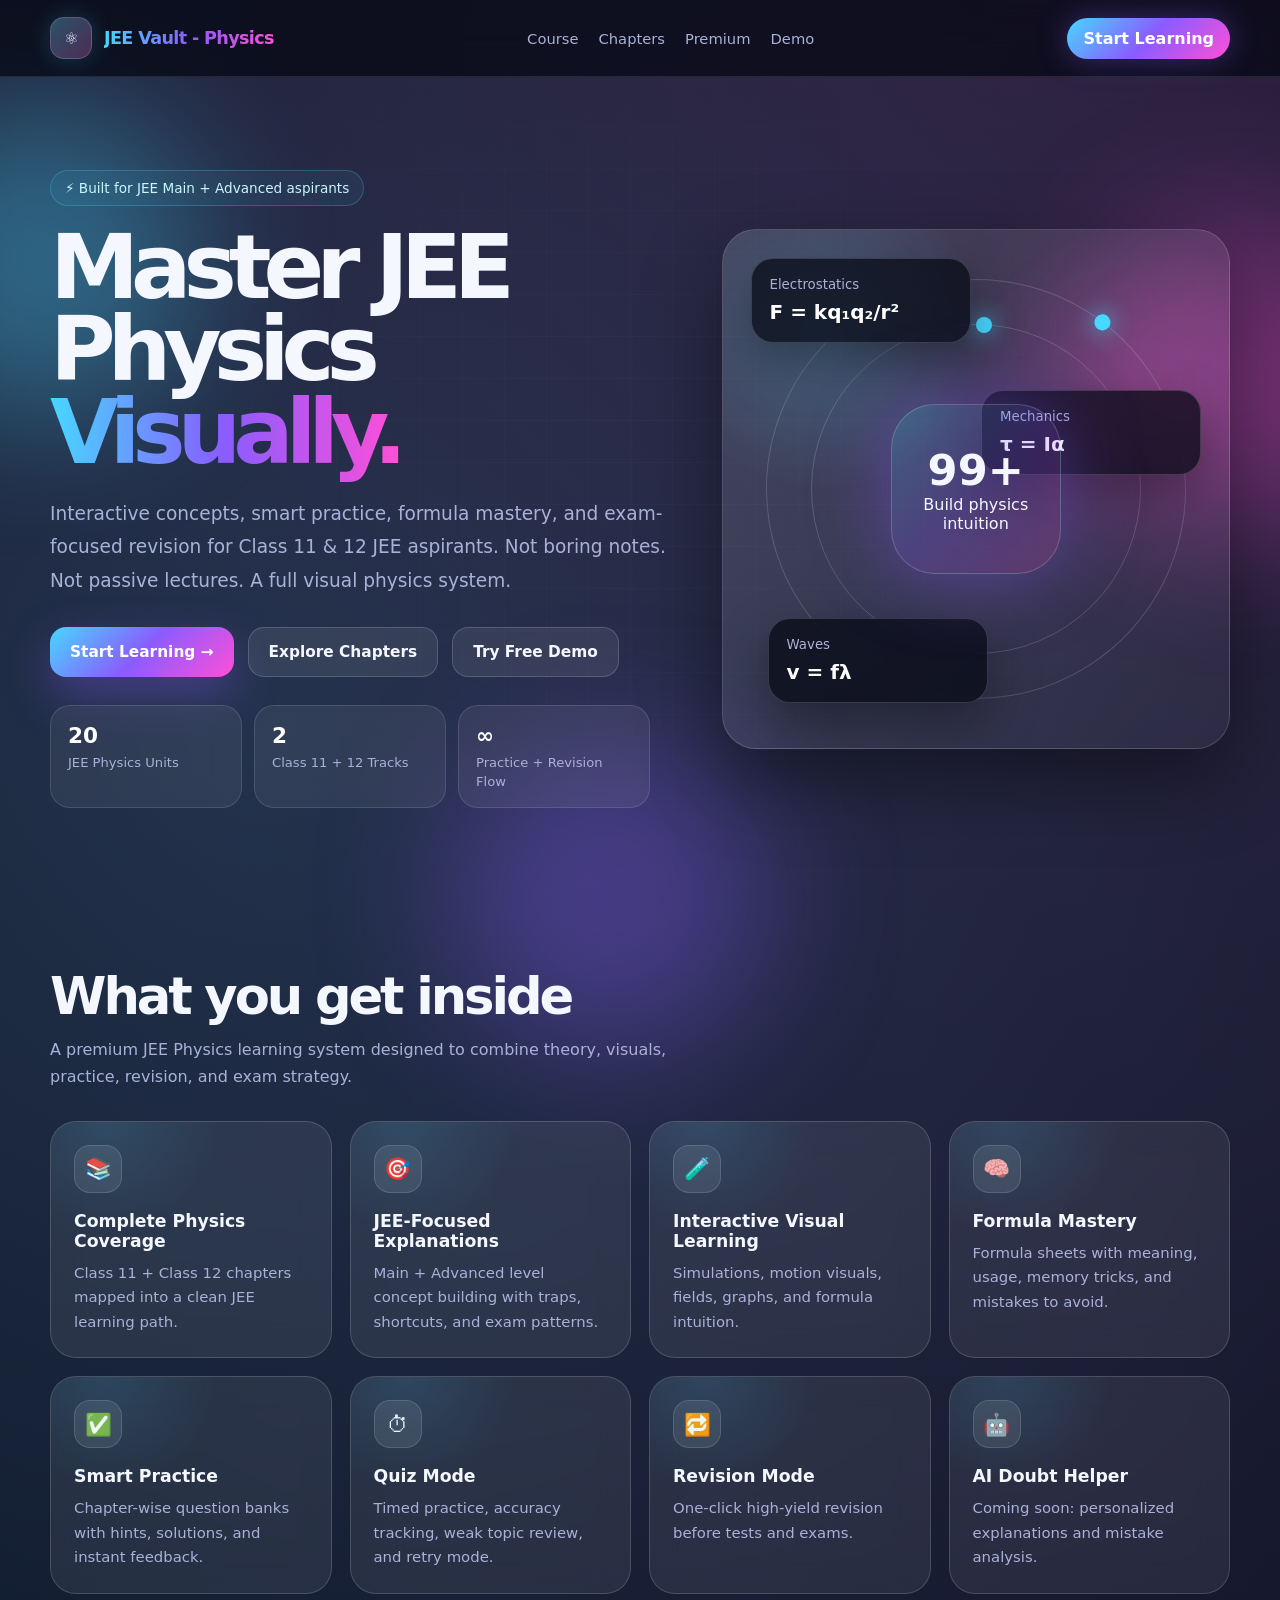
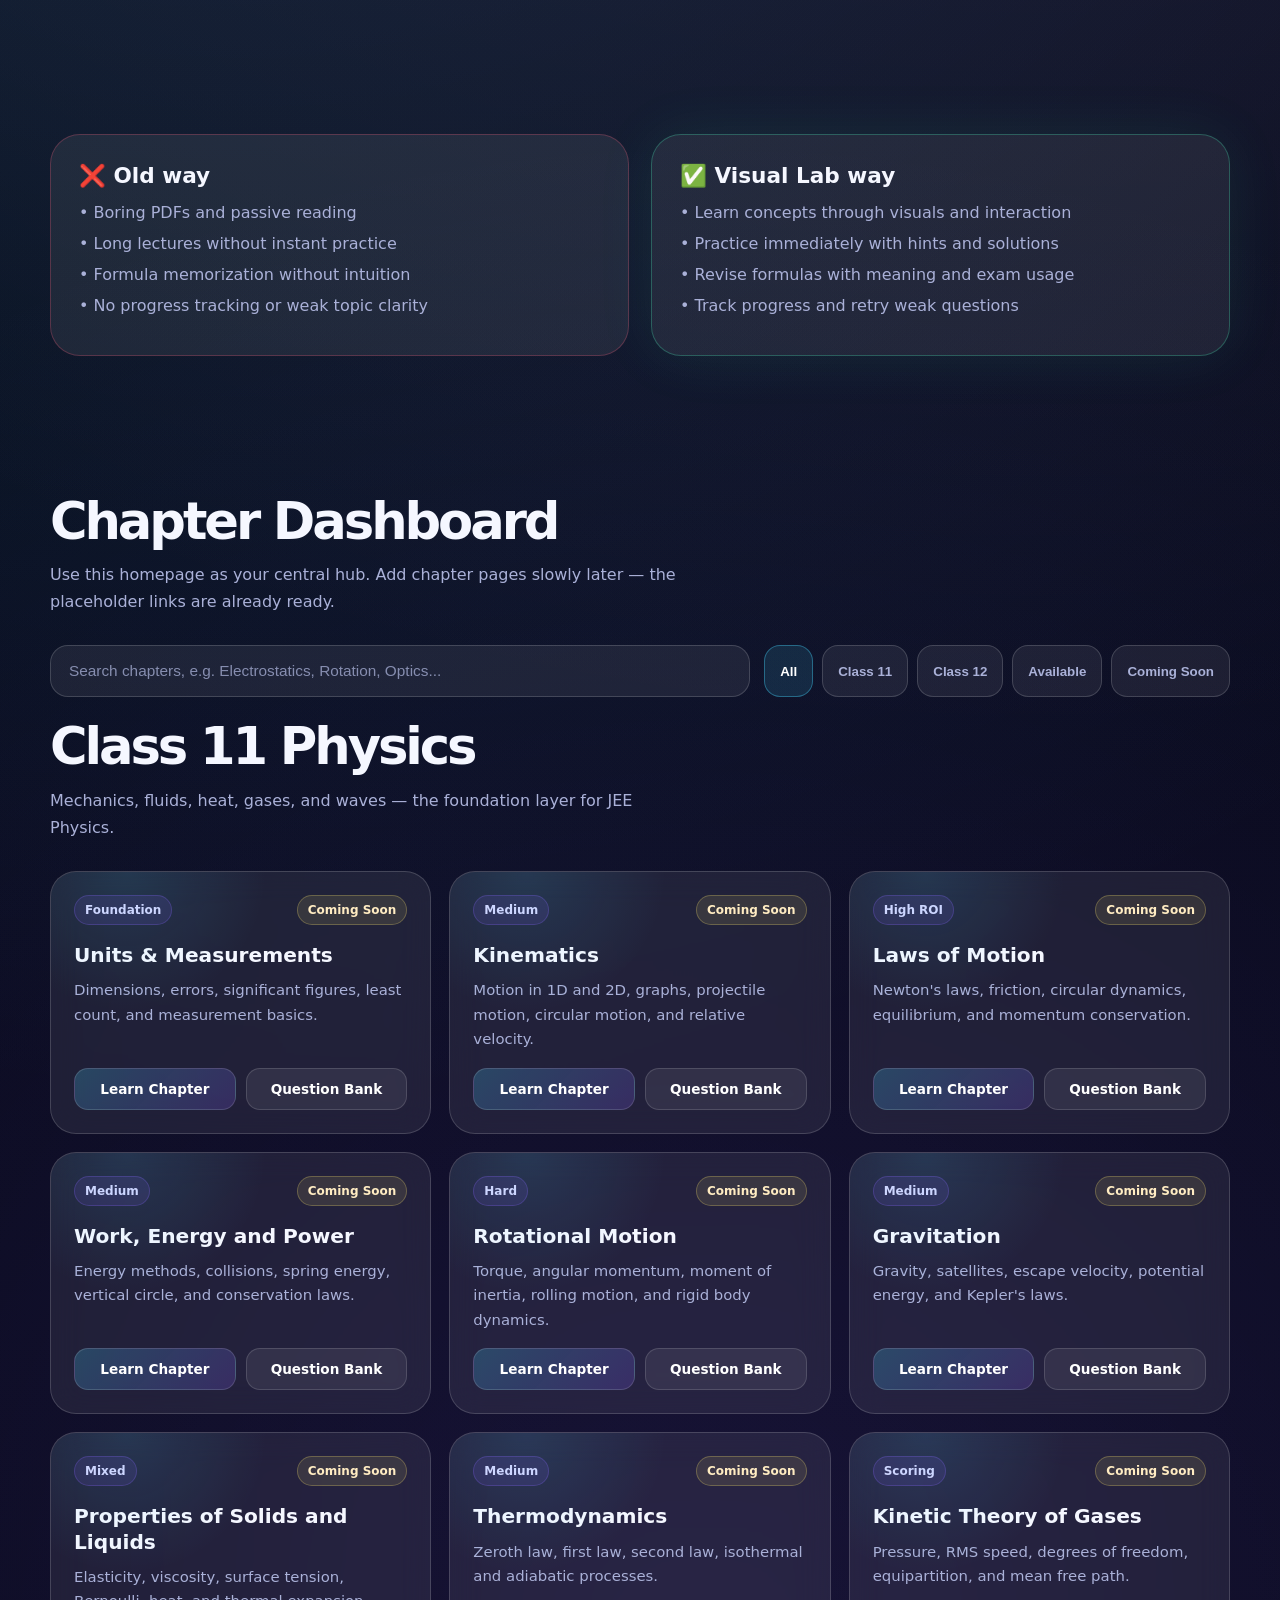
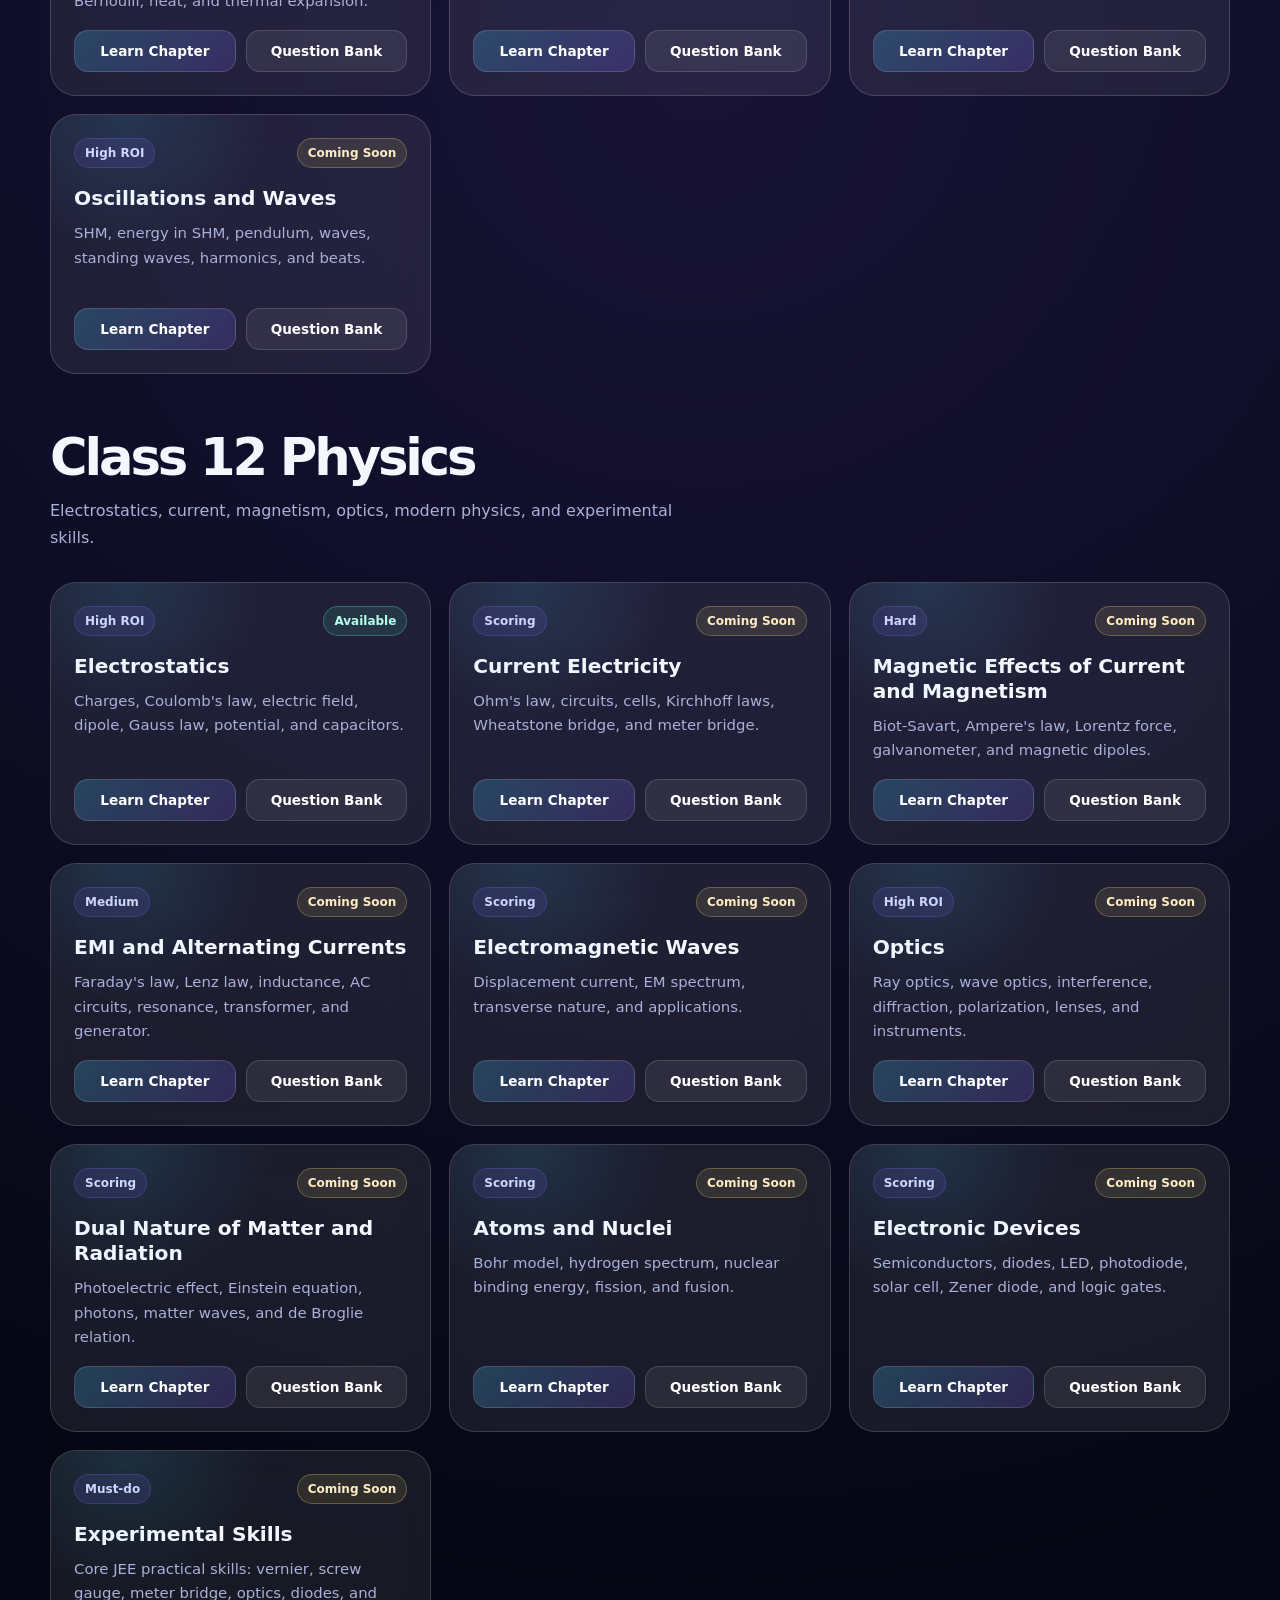
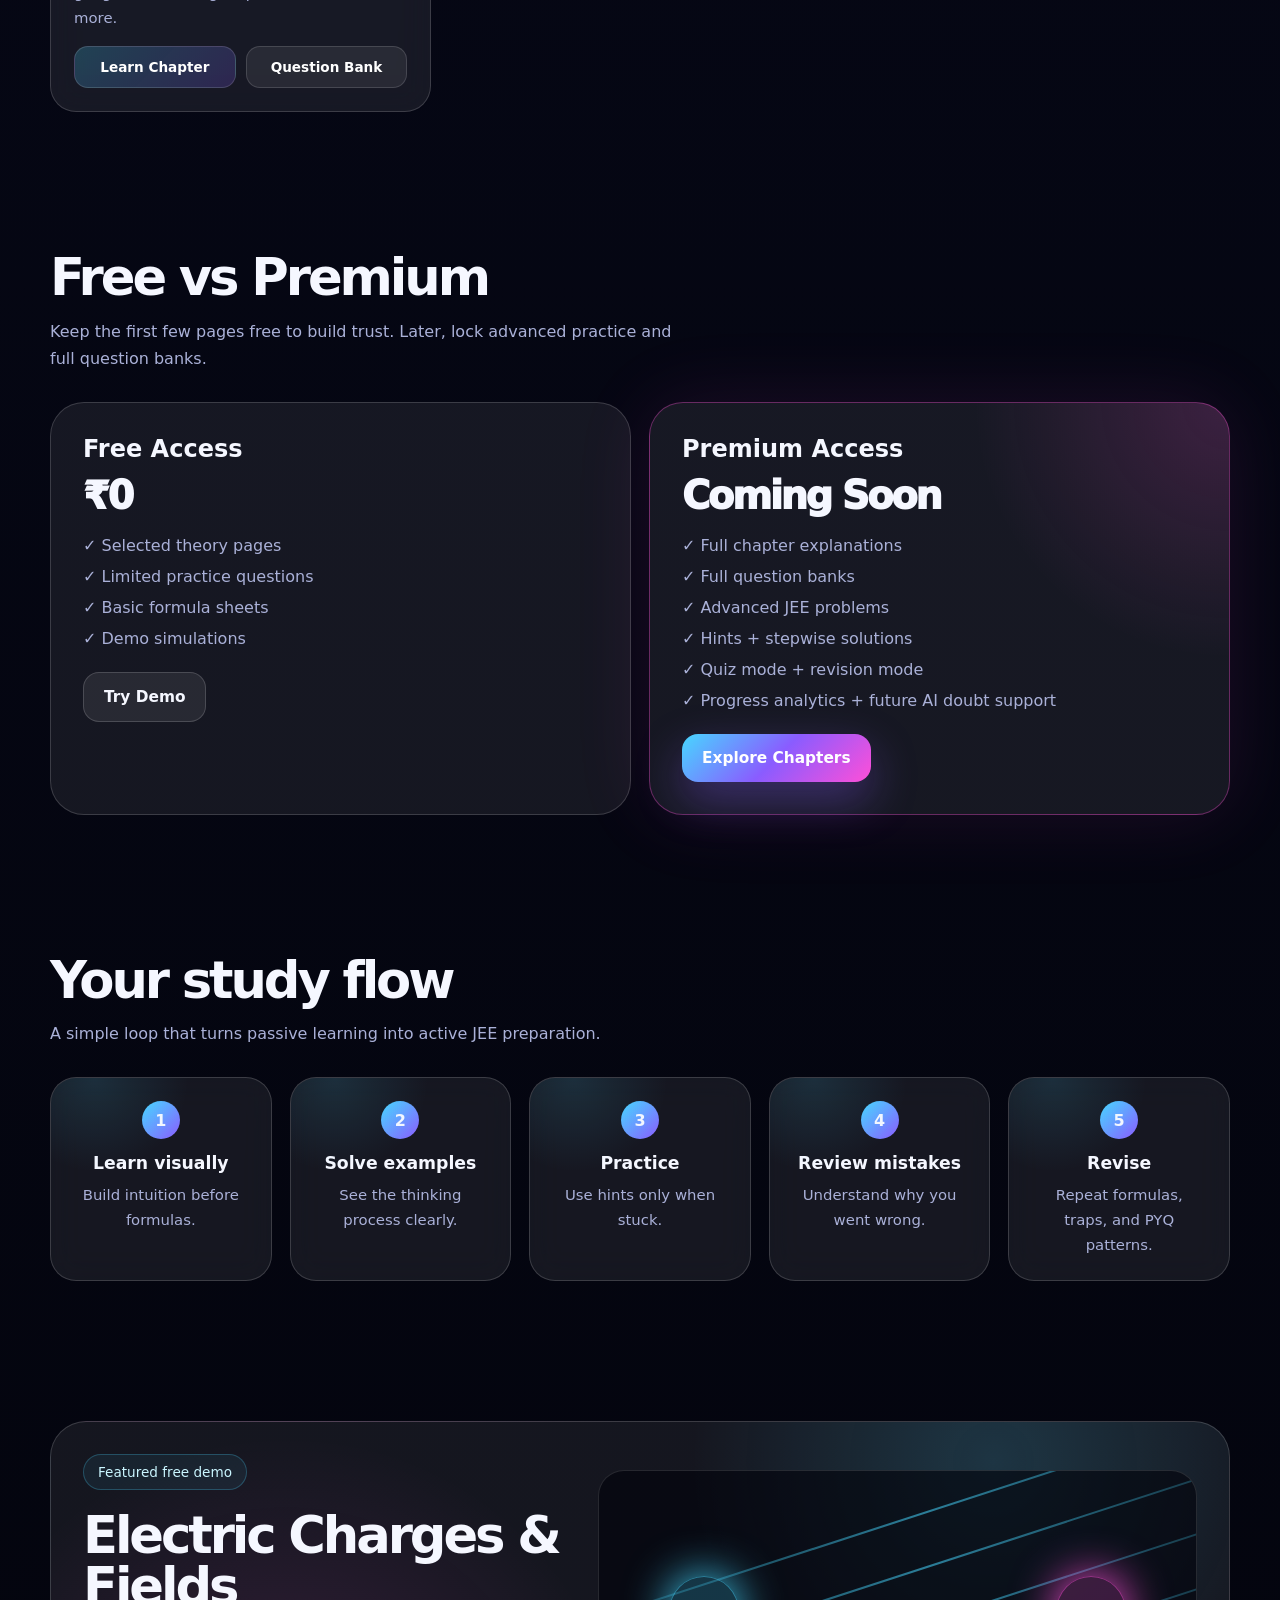
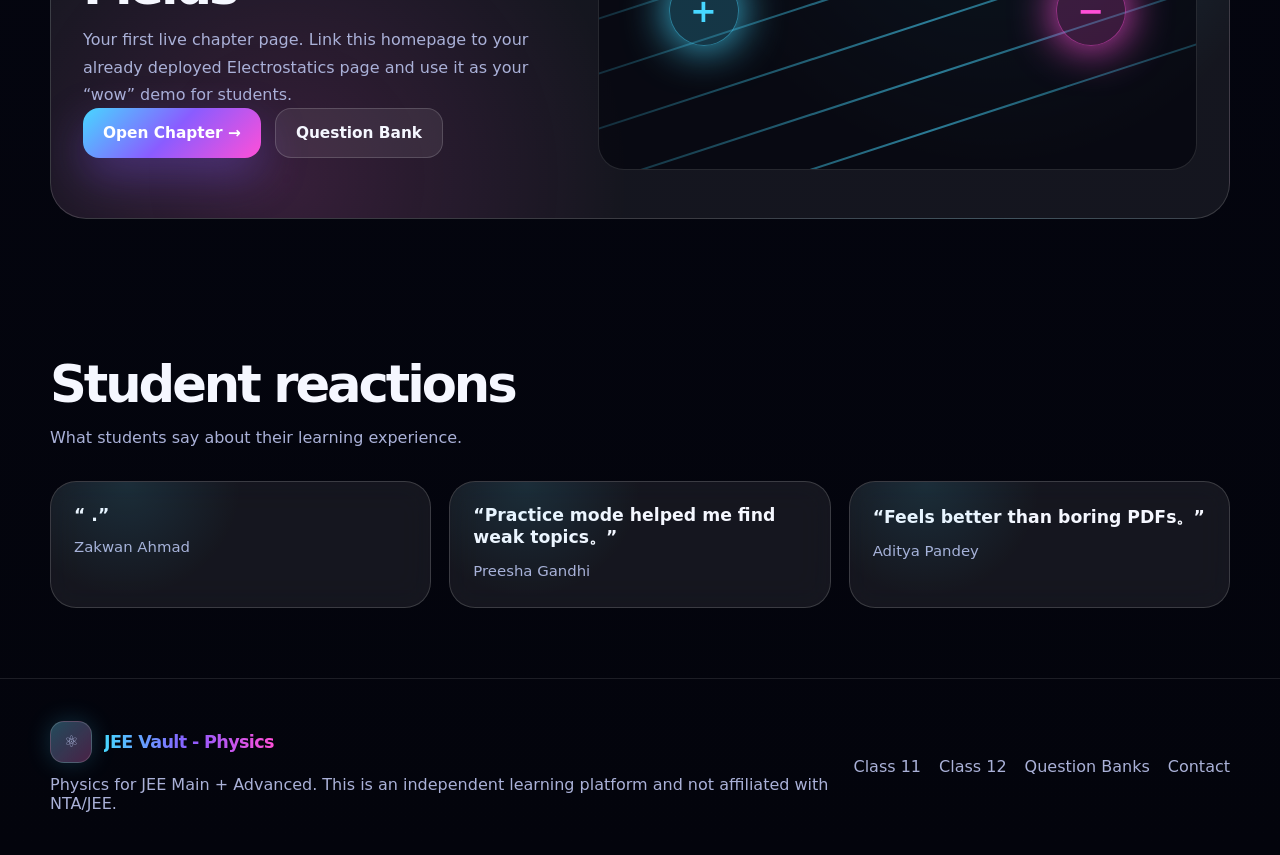
<file: index.html>
<!DOCTYPE html>
<html lang="en">
<head>
  <meta charset="UTF-8" />
  <meta name="viewport" content="width=device-width, initial-scale=1.0" />
  <title>JEE Vault - Physics | Master Physics Visually</title>
  <link rel="stylesheet" href="style.css">
</head>
<body>
  <div class="noise"></div>
  <div class="orb one"></div>
  <div class="orb two"></div>
  <div class="orb three"></div>

  <nav class="navbar">
    <div class="container nav-inner">
      <a class="brand" href="#top">
        <div class="logo">⚛</div>
        <span>JEE Vault - Physics</span>
      </a>
      <div class="nav-links">
        <a href="#benefits">Course</a>
        <a href="#chapters">Chapters</a>
        <a href="#pricing">Premium</a>
        <a href="#demo">Demo</a>
      </div>
      <a class="nav-cta" href="#chapters">Start Learning</a>
    </div>
  </nav>

  <main id="top">
    <section class="hero container">
      <div>
        <div class="badge">⚡ Built for JEE Main + Advanced aspirants</div>
        <h1>Master JEE Physics <span class="gradient-text">Visually.</span></h1>
        <p>
          Interactive concepts, smart practice, formula mastery, and exam-focused revision for Class 11 & 12 JEE aspirants.
          Not boring notes. Not passive lectures. A full visual physics system.
        </p>
        <div class="hero-actions">
          <a class="btn primary" href="#chapters">Start Learning →</a>
          <a class="btn secondary" href="#chapters">Explore Chapters</a>
          <a class="btn secondary" href="chapters/electric-charges-and-.html">Try Free Demo</a>
        </div>
        <div class="mini-stats">
          <div class="stat"><strong>20</strong><span>JEE Physics Units</span></div>
          <div class="stat"><strong>2</strong><span>Class 11 + 12 Tracks</span></div>
          <div class="stat"><strong>∞</strong><span>Practice + Revision Flow</span></div>
        </div>
      </div>

      <div class="hero-panel">
        <div class="orbit"><span class="electron"></span></div>
        <div class="orbit two"><span class="electron"></span></div>
        <div class="formula-card">
          <small>Electrostatics</small>
          <b>F = kq₁q₂/r²</b>
        </div>
        <div class="formula-card">
          <small>Mechanics</small>
          <b>τ = Iα</b>
        </div>
        <div class="formula-card">
          <small>Waves</small>
          <b>v = fλ</b>
        </div>
        <div class="center-core">
          <div>
            <strong>99+</strong>
            <span>Build physics intuition</span>
          </div>
        </div>
      </div>
    </section>

    <section id="benefits" class="container">
      <div class="section-head">
        <div>
          <h2 class="section-title">What you get inside</h2>
          <p class="section-subtitle">
            A premium JEE Physics learning system designed to combine theory, visuals, practice, revision, and exam strategy.
          </p>
        </div>
      </div>

      <div class="grid benefits">
        <div class="glass-card"><div class="icon">📚</div><h3>Complete Physics Coverage</h3><p>Class 11 + Class 12 chapters mapped into a clean JEE learning path.</p></div>
        <div class="glass-card"><div class="icon">🎯</div><h3>JEE-Focused Explanations</h3><p>Main + Advanced level concept building with traps, shortcuts, and exam patterns.</p></div>
        <div class="glass-card"><div class="icon">🧪</div><h3>Interactive Visual Learning</h3><p>Simulations, motion visuals, fields, graphs, and formula intuition.</p></div>
        <div class="glass-card"><div class="icon">🧠</div><h3>Formula Mastery</h3><p>Formula sheets with meaning, usage, memory tricks, and mistakes to avoid.</p></div>
        <div class="glass-card"><div class="icon">✅</div><h3>Smart Practice</h3><p>Chapter-wise question banks with hints, solutions, and instant feedback.</p></div>
        <div class="glass-card"><div class="icon">⏱</div><h3>Quiz Mode</h3><p>Timed practice, accuracy tracking, weak topic review, and retry mode.</p></div>
        <div class="glass-card"><div class="icon">🔁</div><h3>Revision Mode</h3><p>One-click high-yield revision before tests and exams.</p></div>
        <div class="glass-card"><div class="icon">🤖</div><h3>AI Doubt Helper</h3><p>Coming soon: personalized explanations and mistake analysis.</p></div>
      </div>
    </section>

    <section class="container">
      <div class="compare">
        <div class="compare-box bad">
          <h3>❌ Old way</h3>
          <ul>
            <li>• Boring PDFs and passive reading</li>
            <li>• Long lectures without instant practice</li>
            <li>• Formula memorization without intuition</li>
            <li>• No progress tracking or weak topic clarity</li>
          </ul>
        </div>
        <div class="compare-box good">
          <h3>✅ Visual Lab way</h3>
          <ul>
            <li>• Learn concepts through visuals and interaction</li>
            <li>• Practice immediately with hints and solutions</li>
            <li>• Revise formulas with meaning and exam usage</li>
            <li>• Track progress and retry weak questions</li>
          </ul>
        </div>
      </div>
    </section>

    <section id="chapters" class="container">
      <div class="section-head">
        <div>
          <h2 class="section-title">Chapter Dashboard</h2>
          <p class="section-subtitle">
            Use this homepage as your central hub. Add chapter pages slowly later — the placeholder links are already ready.
          </p>
        </div>
      </div>

      <div class="toolbar">
        <input class="search" id="searchInput" placeholder="Search chapters, e.g. Electrostatics, Rotation, Optics..." />
        <div class="filters">
          <button class="filter-btn active" data-filter="all">All</button>
          <button class="filter-btn" data-filter="11">Class 11</button>
          <button class="filter-btn" data-filter="12">Class 12</button>
          <button class="filter-btn" data-filter="available">Available</button>
          <button class="filter-btn" data-filter="soon">Coming Soon</button>
        </div>
      </div>

      <div id="class11">
        <div class="section-head">
          <div>
            <h2 class="section-title">Class 11 Physics</h2>
            <p class="section-subtitle">Mechanics, fluids, heat, gases, and waves — the foundation layer for JEE Physics.</p>
          </div>
        </div>
        <div class="grid chapter-grid" id="class11Grid"></div>
      </div>

      <div id="class12" style="margin-top: 58px;">
        <div class="section-head">
          <div>
            <h2 class="section-title">Class 12 Physics</h2>
            <p class="section-subtitle">Electrostatics, current, magnetism, optics, modern physics, and experimental skills.</p>
          </div>
        </div>
        <div class="grid chapter-grid" id="class12Grid"></div>
      </div>
    </section>

    <section id="pricing" class="container">
      <div class="section-head">
        <div>
          <h2 class="section-title">Free vs Premium</h2>
          <p class="section-subtitle">Keep the first few pages free to build trust. Later, lock advanced practice and full question banks.</p>
        </div>
      </div>

      <div class="grid pricing">
        <div class="price-card">
          <h3>Free Access</h3>
          <div class="price">₹0</div>
          <ul>
            <li>✓ Selected theory pages</li>
            <li>✓ Limited practice questions</li>
            <li>✓ Basic formula sheets</li>
            <li>✓ Demo simulations</li>
          </ul>
          <a class="btn secondary" href="#demo">Try Demo</a>
        </div>
        <div class="price-card premium">
          <h3>Premium Access</h3>
          <div class="price">Coming Soon</div>
          <ul>
            <li>✓ Full chapter explanations</li>
            <li>✓ Full question banks</li>
            <li>✓ Advanced JEE problems</li>
            <li>✓ Hints + stepwise solutions</li>
            <li>✓ Quiz mode + revision mode</li>
            <li>✓ Progress analytics + future AI doubt support</li>
          </ul>
          <a class="btn primary" href="#chapters">Explore Chapters</a>
        </div>
      </div>
    </section>

    <section class="container">
      <div class="section-head">
        <div>
          <h2 class="section-title">Your study flow</h2>
          <p class="section-subtitle">A simple loop that turns passive learning into active JEE preparation.</p>
        </div>
      </div>
      <div class="grid flow">
        <div class="glass-card"><div class="step-number">1</div><h3>Learn visually</h3><p>Build intuition before formulas.</p></div>
        <div class="glass-card"><div class="step-number">2</div><h3>Solve examples</h3><p>See the thinking process clearly.</p></div>
        <div class="glass-card"><div class="step-number">3</div><h3>Practice</h3><p>Use hints only when stuck.</p></div>
        <div class="glass-card"><div class="step-number">4</div><h3>Review mistakes</h3><p>Understand why you went wrong.</p></div>
        <div class="glass-card"><div class="step-number">5</div><h3>Revise</h3><p>Repeat formulas, traps, and PYQ patterns.</p></div>
      </div>
    </section>

    <section id="demo" class="container">
      <div class="demo">
        <div>
          <div class="badge">Featured free demo</div>
          <h2 class="section-title">Electric Charges & Fields</h2>
          <p class="section-subtitle">
            Your first live chapter page. Link this homepage to your already deployed Electrostatics page and use it as your “wow” demo for students.
          </p>
          <div class="hero-actions">
            <a class="btn primary" href="chapters/electric-charges-and-fields.html">Open Chapter →</a>
            <a class="btn secondary" href="question-banks/electrostatics-questions.html">Question Bank</a>
          </div>
        </div>
        <div class="demo-screen">
          <div class="field-line"></div>
          <div class="field-line"></div>
          <div class="field-line"></div>
          <div class="field-line"></div>
          <div class="field-line"></div>
          <div class="charge plus">+</div>
          <div class="charge minus">−</div>
        </div>
      </div>
    </section>

    <section class="container">
      <div class="section-head">
        <div>
          <h2 class="section-title">Student reactions</h2>
          <p class="section-subtitle">What students say about their learning experience.</p>
        </div>
      </div>
      <div class="grid testimonials">
        <div class="glass-card"><h3>“ .”</h3><p> Zakwan Ahmad </p></div>
        <div class="glass-card"><h3>“Practice mode helped me find weak topics。”</h3><p> Preesha Gandhi </p></div>
        <div class="glass-card"><h3>“Feels better than boring PDFs。”</h3><p> Aditya Pandey </p></div>
      </div>
    </section>
  </main>

  <footer>
    <div class="container footer-grid">
      <div>
        <div class="brand" style="margin-bottom: 12px;">
          <div class="logo">⚛</div>
          <span>JEE Vault - Physics</span>
        </div>
        <p>Physics for JEE Main + Advanced. This is an independent learning platform and not affiliated with NTA/JEE.</p>
      </div>
      <div class="footer-links">
        <a href="#class11">Class 11</a>
        <a href="#class12">Class 12</a>
        <a href="#chapters">Question Banks</a>
        <a href="mailto:contact@example.com">Contact</a>
      </div>
    </div>
  </footer>

  <script>
    const chapters = [
      {
        class: "11",
        title: "Units & Measurements",
        description: "Dimensions, errors, significant figures, least count, and measurement basics.",
        difficulty: "Foundation",
        status: "soon",
        learn: "chapters/units-measurements.html",
        questions: "question-banks/units-measurements-questions.html"
      },
      {
        class: "11",
        title: "Kinematics",
        description: "Motion in 1D and 2D, graphs, projectile motion, circular motion, and relative velocity.",
        difficulty: "Medium",
        status: "soon",
        learn: "chapters/kinematics.html",
        questions: "question-banks/kinematics-questions.html"
      },
      {
        class: "11",
        title: "Laws of Motion",
        description: "Newton's laws, friction, circular dynamics, equilibrium, and momentum conservation.",
        difficulty: "High ROI",
        status: "soon",
        learn: "chapters/laws-of-motion.html",
        questions: "question-banks/laws-of-motion-questions.html"
      },
      {
        class: "11",
        title: "Work, Energy and Power",
        description: "Energy methods, collisions, spring energy, vertical circle, and conservation laws.",
        difficulty: "Medium",
        status: "soon",
        learn: "chapters/work-energy-power.html",
        questions: "question-banks/work-energy-power-questions.html"
      },
      {
        class: "11",
        title: "Rotational Motion",
        description: "Torque, angular momentum, moment of inertia, rolling motion, and rigid body dynamics.",
        difficulty: "Hard",
        status: "soon",
        learn: "chapters/rotational-motion.html",
        questions: "question-banks/rotational-motion-questions.html"
      },
      {
        class: "11",
        title: "Gravitation",
        description: "Gravity, satellites, escape velocity, potential energy, and Kepler's laws.",
        difficulty: "Medium",
        status: "soon",
        learn: "chapters/gravitation.html",
        questions: "question-banks/gravitation-questions.html"
      },
      {
        class: "11",
        title: "Properties of Solids and Liquids",
        description: "Elasticity, viscosity, surface tension, Bernoulli, heat, and thermal expansion.",
        difficulty: "Mixed",
        status: "soon",
        learn: "chapters/solids-liquids.html",
        questions: "question-banks/solids-liquids-questions.html"
      },
      {
        class: "11",
        title: "Thermodynamics",
        description: "Zeroth law, first law, second law, isothermal and adiabatic processes.",
        difficulty: "Medium",
        status: "soon",
        learn: "chapters/thermodynamics.html",
        questions: "question-banks/thermodynamics-questions.html"
      },
      {
        class: "11",
        title: "Kinetic Theory of Gases",
        description: "Pressure, RMS speed, degrees of freedom, equipartition, and mean free path.",
        difficulty: "Scoring",
        status: "soon",
        learn: "chapters/kinetic-theory.html",
        questions: "question-banks/kinetic-theory-questions.html"
      },
      {
        class: "11",
        title: "Oscillations and Waves",
        description: "SHM, energy in SHM, pendulum, waves, standing waves, harmonics, and beats.",
        difficulty: "High ROI",
        status: "soon",
        learn: "chapters/oscillations-waves.html",
        questions: "question-banks/oscillations-waves-questions.html"
      },
      {
        class: "12",
        title: "Electrostatics",
        description: "Charges, Coulomb's law, electric field, dipole, Gauss law, potential, and capacitors.",
        difficulty: "High ROI",
        status: "available",
        learn: "chapters/electric-charges-and-fields.html",
        questions: "question-banks/electrostatics-questions.html"
      },
      {
        class: "12",
        title: "Current Electricity",
        description: "Ohm's law, circuits, cells, Kirchhoff laws, Wheatstone bridge, and meter bridge.",
        difficulty: "Scoring",
        status: "soon",
        learn: "chapters/current-electricity.html",
        questions: "question-banks/current-electricity-questions.html"
      },
      {
        class: "12",
        title: "Magnetic Effects of Current and Magnetism",
        description: "Biot-Savart, Ampere's law, Lorentz force, galvanometer, and magnetic dipoles.",
        difficulty: "Hard",
        status: "soon",
        learn: "chapters/magnetism.html",
        questions: "question-banks/magnetism-questions.html"
      },
      {
        class: "12",
        title: "EMI and Alternating Currents",
        description: "Faraday's law, Lenz law, inductance, AC circuits, resonance, transformer, and generator.",
        difficulty: "Medium",
        status: "soon",
        learn: "chapters/emi-ac.html",
        questions: "question-banks/emi-ac-questions.html"
      },
      {
        class: "12",
        title: "Electromagnetic Waves",
        description: "Displacement current, EM spectrum, transverse nature, and applications.",
        difficulty: "Scoring",
        status: "soon",
        learn: "chapters/em-waves.html",
        questions: "question-banks/em-waves-questions.html"
      },
      {
        class: "12",
        title: "Optics",
        description: "Ray optics, wave optics, interference, diffraction, polarization, lenses, and instruments.",
        difficulty: "High ROI",
        status: "soon",
        learn: "chapters/optics.html",
        questions: "question-banks/optics-questions.html"
      },
      {
        class: "12",
        title: "Dual Nature of Matter and Radiation",
        description: "Photoelectric effect, Einstein equation, photons, matter waves, and de Broglie relation.",
        difficulty: "Scoring",
        status: "soon",
        learn: "chapters/dual-nature.html",
        questions: "question-banks/dual-nature-questions.html"
      },
      {
        class: "12",
        title: "Atoms and Nuclei",
        description: "Bohr model, hydrogen spectrum, nuclear binding energy, fission, and fusion.",
        difficulty: "Scoring",
        status: "soon",
        learn: "chapters/atoms-nuclei.html",
        questions: "question-banks/atoms-nuclei-questions.html"
      },
      {
        class: "12",
        title: "Electronic Devices",
        description: "Semiconductors, diodes, LED, photodiode, solar cell, Zener diode, and logic gates.",
        difficulty: "Scoring",
        status: "soon",
        learn: "chapters/electronic-devices.html",
        questions: "question-banks/electronic-devices-questions.html"
      },
      {
        class: "12",
        title: "Experimental Skills",
        description: "Core JEE practical skills: vernier, screw gauge, meter bridge, optics, diodes, and more.",
        difficulty: "Must-do",
        status: "soon",
        learn: "chapters/experimental-skills.html",
        questions: "question-banks/experimental-skills-questions.html"
      }
    ];

    const class11Grid = document.getElementById("class11Grid");
    const class12Grid = document.getElementById("class12Grid");
    const searchInput = document.getElementById("searchInput");
    const filterButtons = document.querySelectorAll(".filter-btn");

    let activeFilter = "all";

    function chapterHTML(chapter) {
      const statusText = chapter.status === "available" ? "Available" : "Coming Soon";
      const statusClass = chapter.status === "available" ? "available" : "soon";

      return `
        <article class="glass-card chapter-card" data-class="${chapter.class}" data-status="${chapter.status}" data-title="${chapter.title.toLowerCase()}">
          <div class="chapter-top">
            <span class="tag difficulty">${chapter.difficulty}</span>
            <span class="tag ${statusClass}">${statusText}</span>
          </div>
          <h3>${chapter.title}</h3>
          <p>${chapter.description}</p>
          <div class="chapter-actions">
            <a class="small-btn learn" href="${chapter.learn}">Learn Chapter</a>
            <a class="small-btn" href="${chapter.questions}">Question Bank</a>
          </div>
        </article>
      `;
    }

    function renderChapters() {
      const query = searchInput.value.toLowerCase().trim();

      const visible = chapters.filter(chapter => {
        const matchesSearch =
          chapter.title.toLowerCase().includes(query) ||
          chapter.description.toLowerCase().includes(query) ||
          chapter.difficulty.toLowerCase().includes(query);

        const matchesFilter =
          activeFilter === "all" ||
          chapter.class === activeFilter ||
          chapter.status === activeFilter;

        return matchesSearch && matchesFilter;
      });

      class11Grid.innerHTML = visible
        .filter(c => c.class === "11")
        .map(chapterHTML)
        .join("") || `<div class="glass-card"><h3>No Class 11 chapters found</h3><p>Try another search/filter.</p></div>`;

      class12Grid.innerHTML = visible
        .filter(c => c.class === "12")
        .map(chapterHTML)
        .join("") || `<div class="glass-card"><h3>No Class 12 chapters found</h3><p>Try another search/filter.</p></div>`;
    }

    searchInput.addEventListener("input", renderChapters);

    filterButtons.forEach(btn => {
      btn.addEventListener("click", () => {
        filterButtons.forEach(b => b.classList.remove("active"));
        btn.classList.add("active");
        activeFilter = btn.dataset.filter;
        renderChapters();
      });
    });

    renderChapters();
  </script>
</body>
</html>
</file>
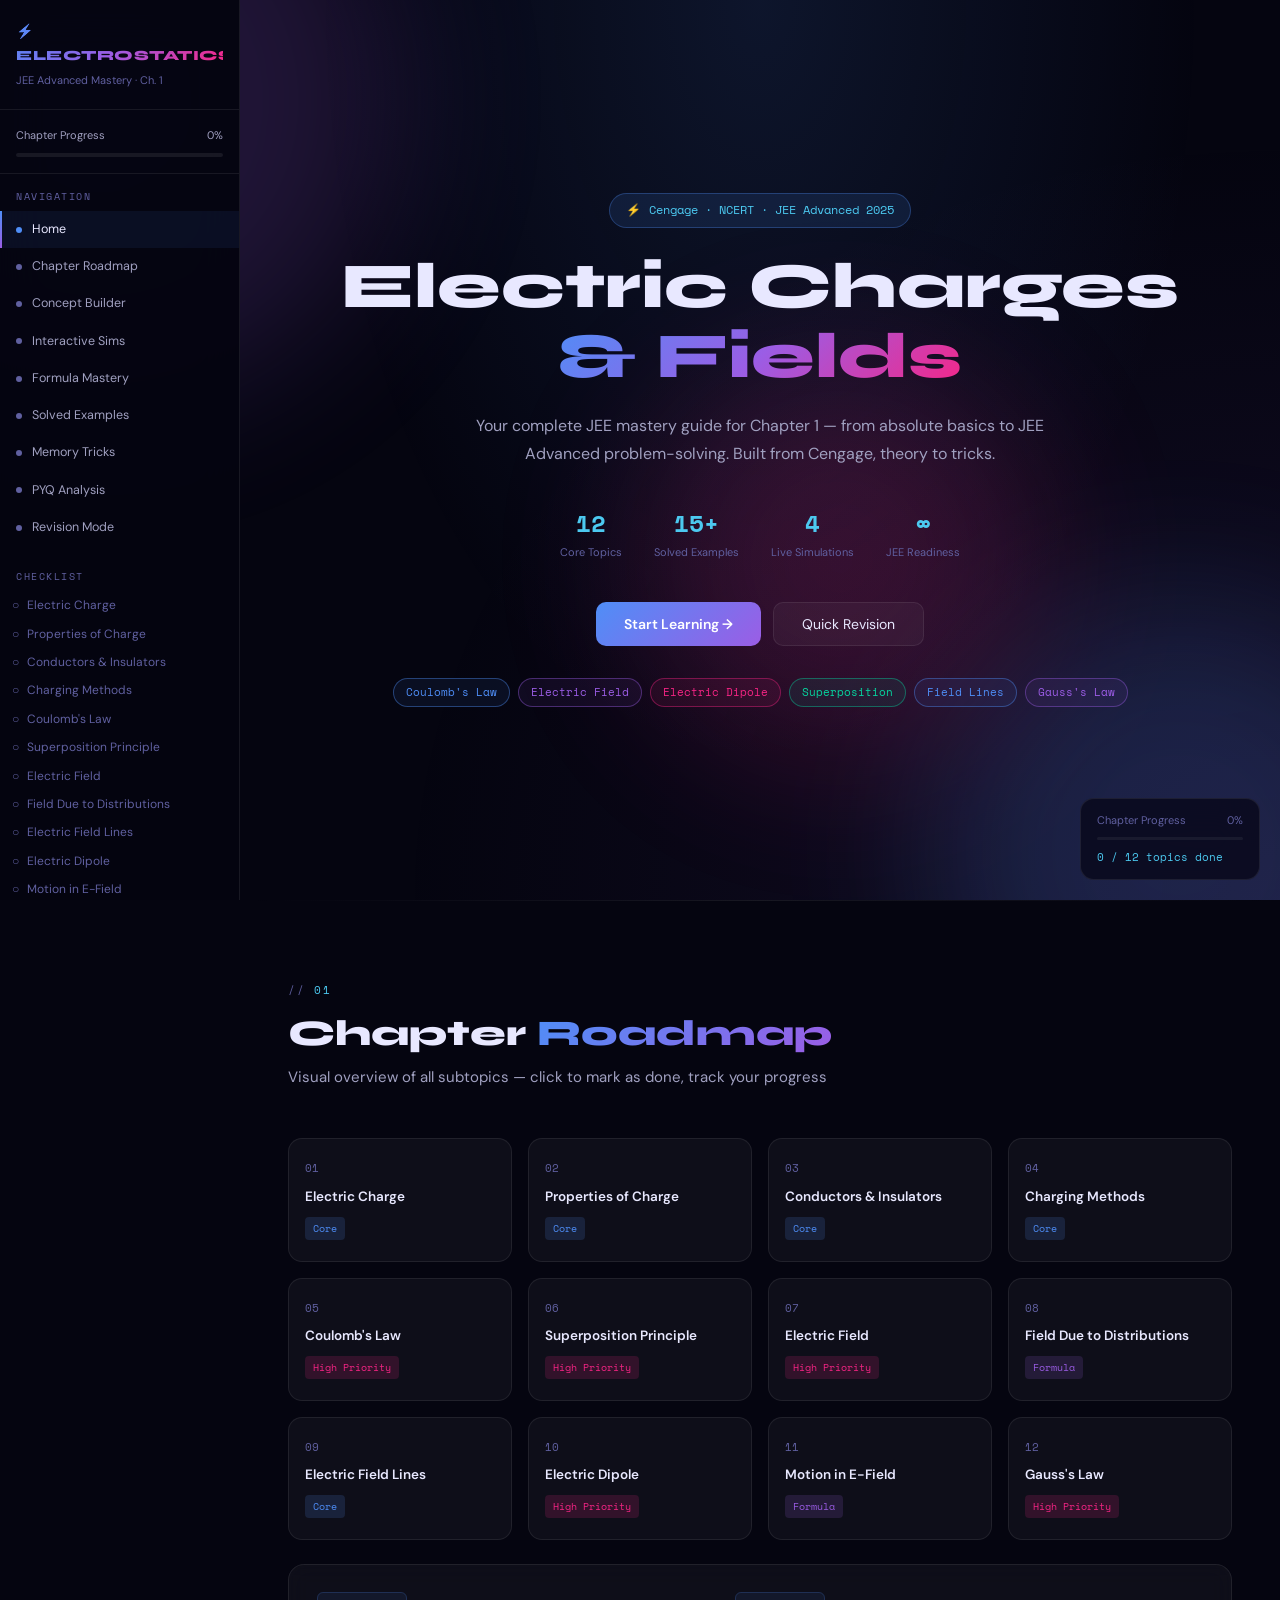
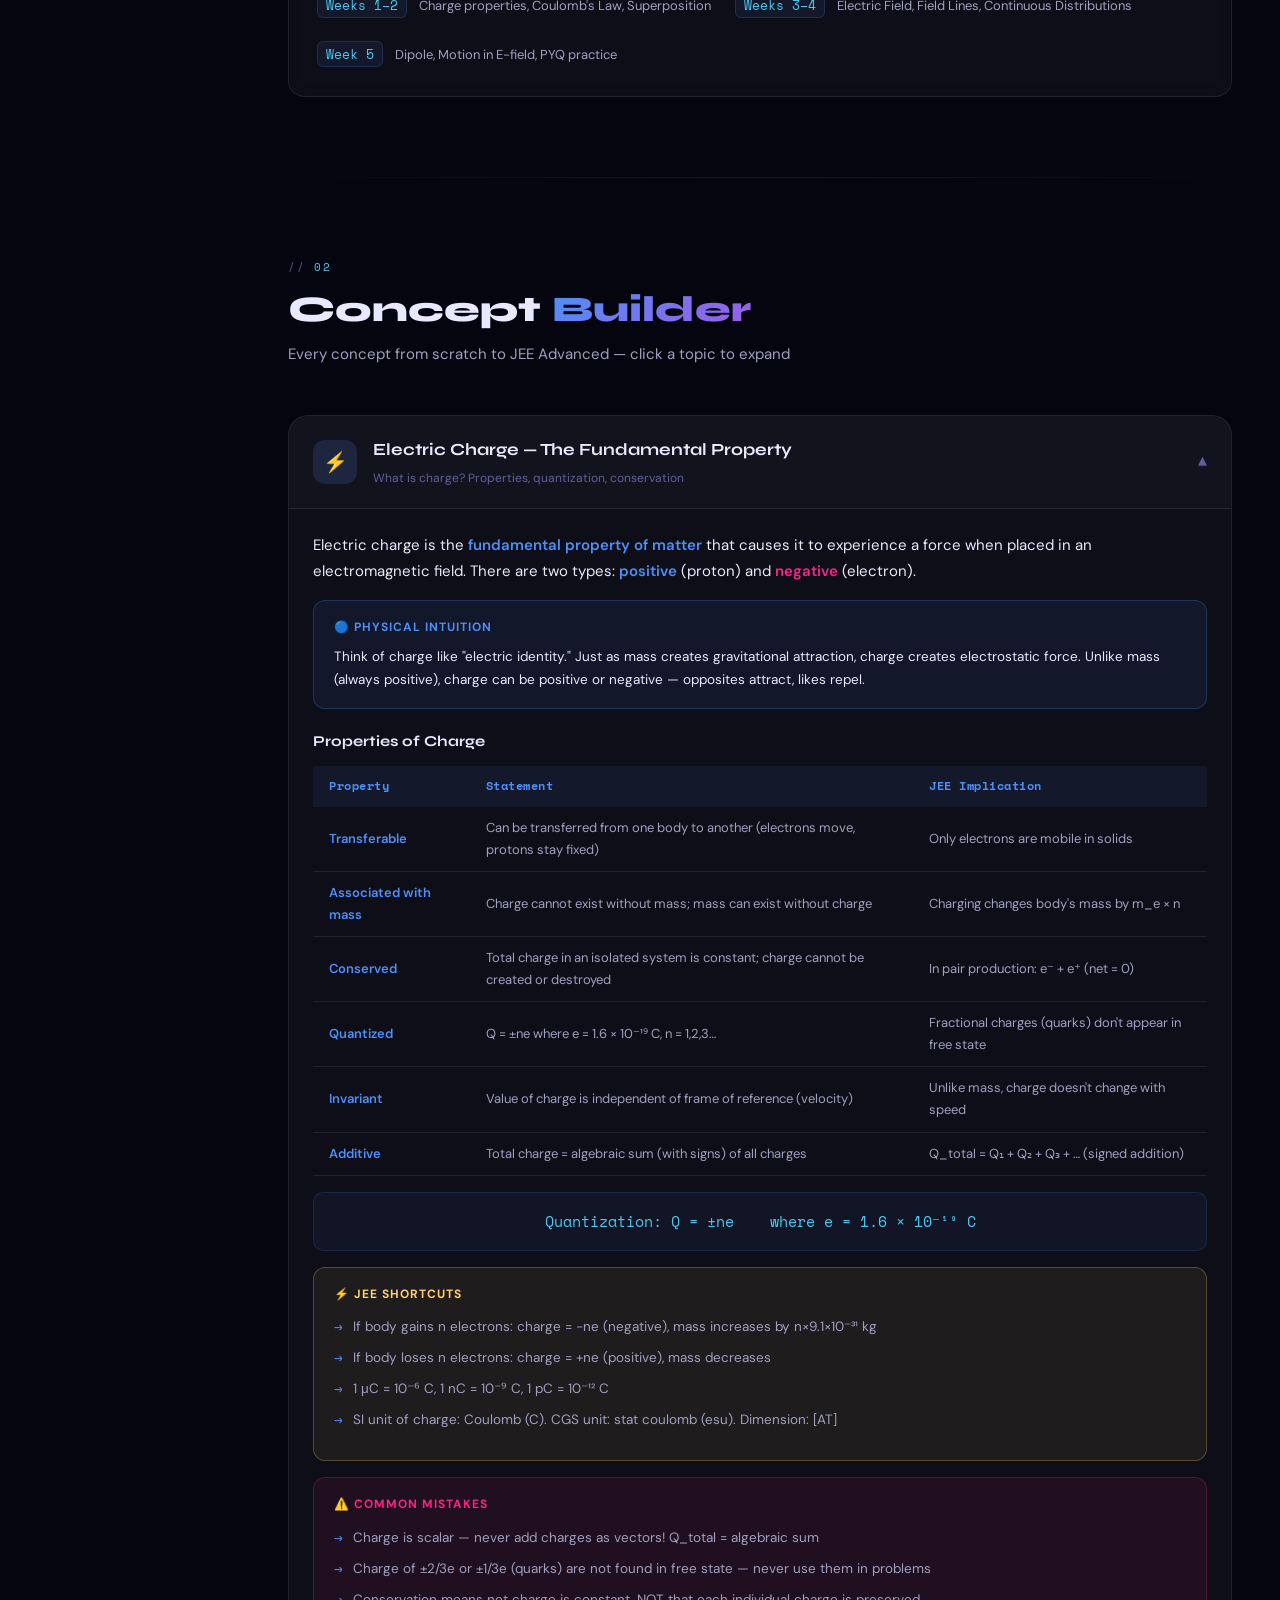
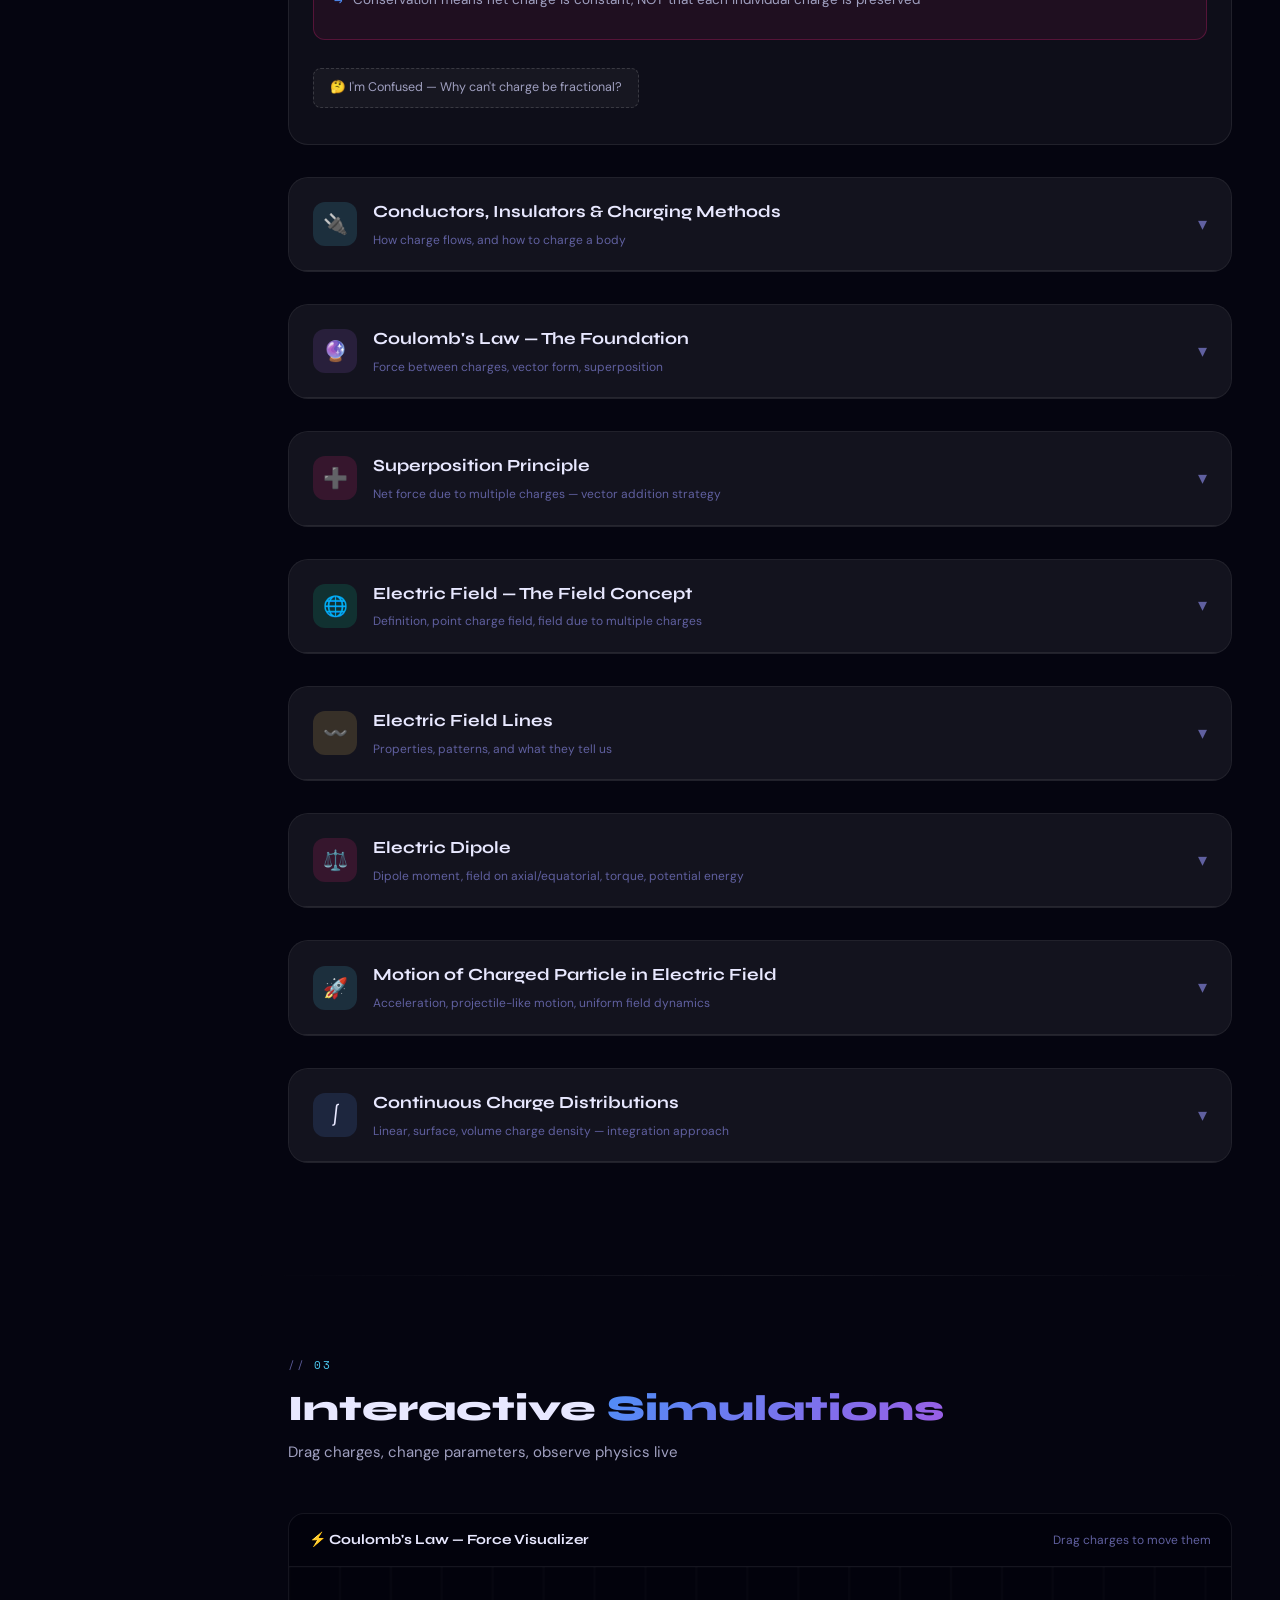
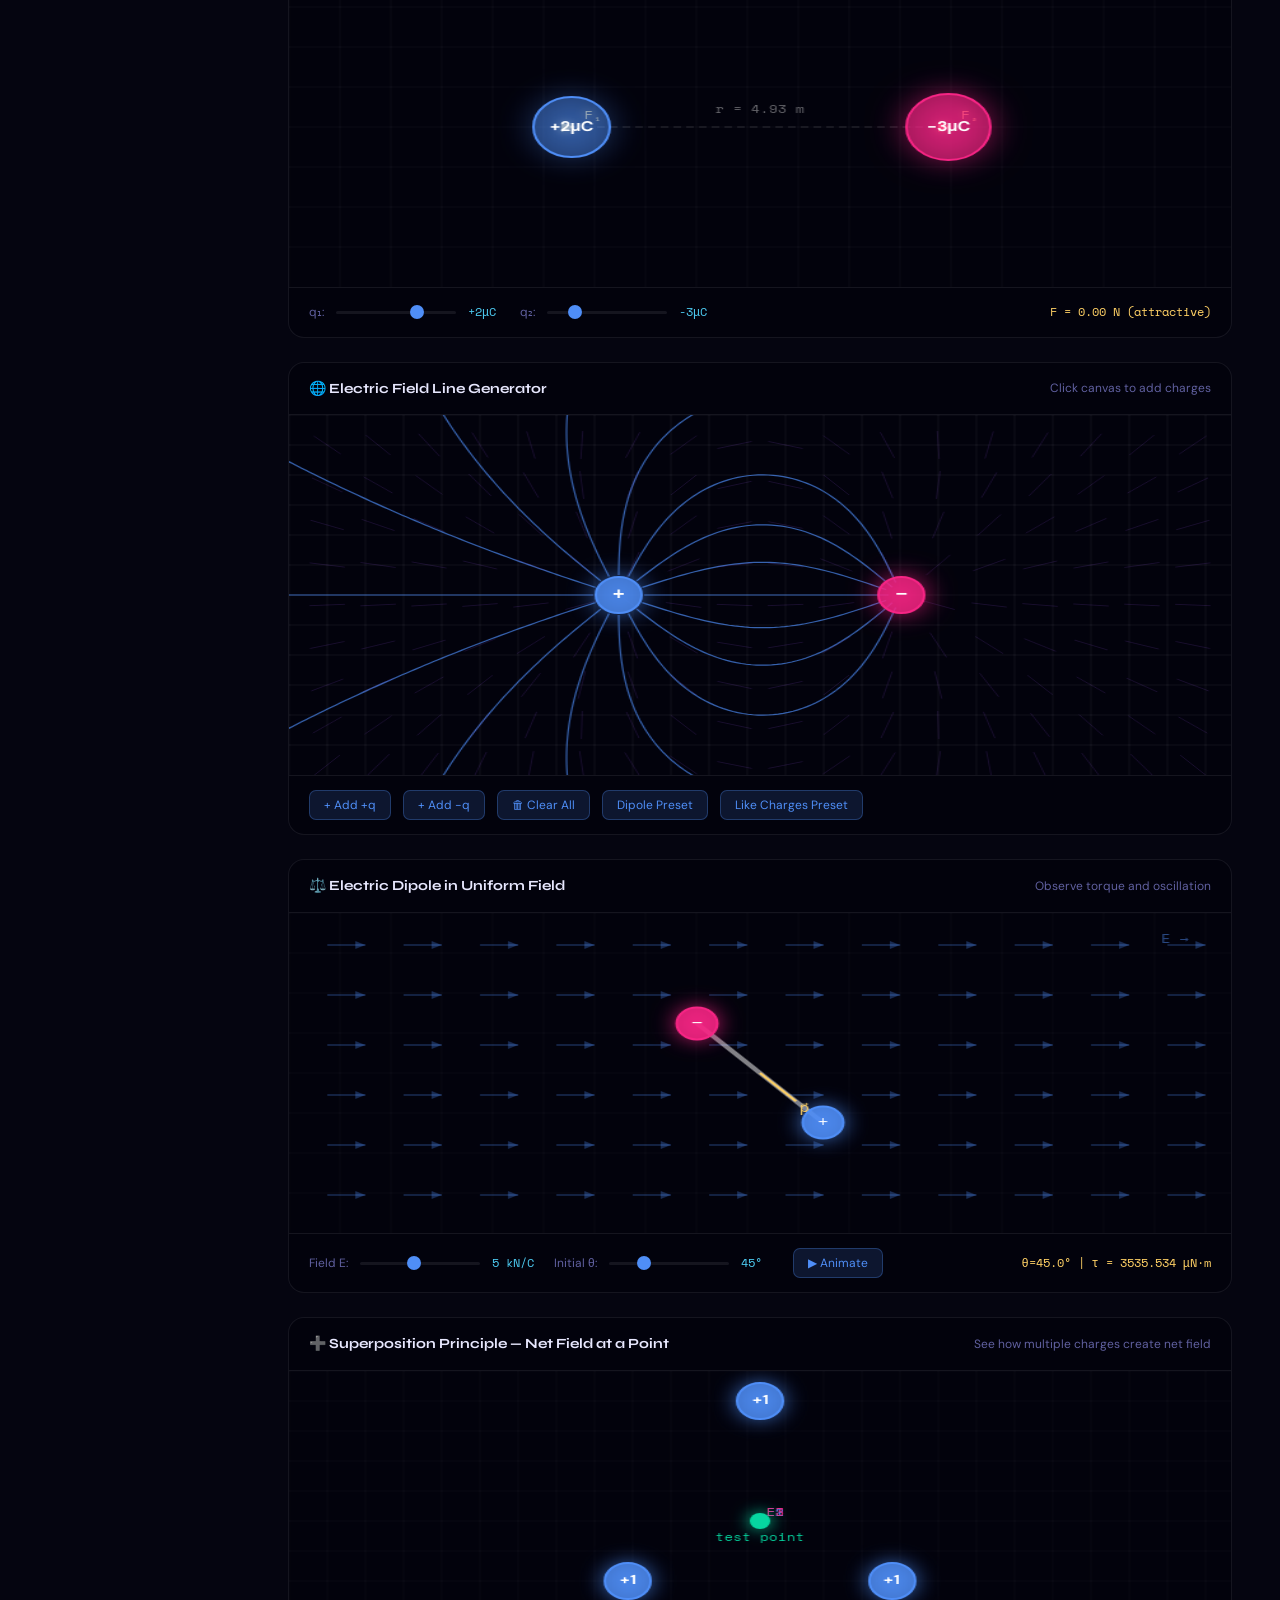
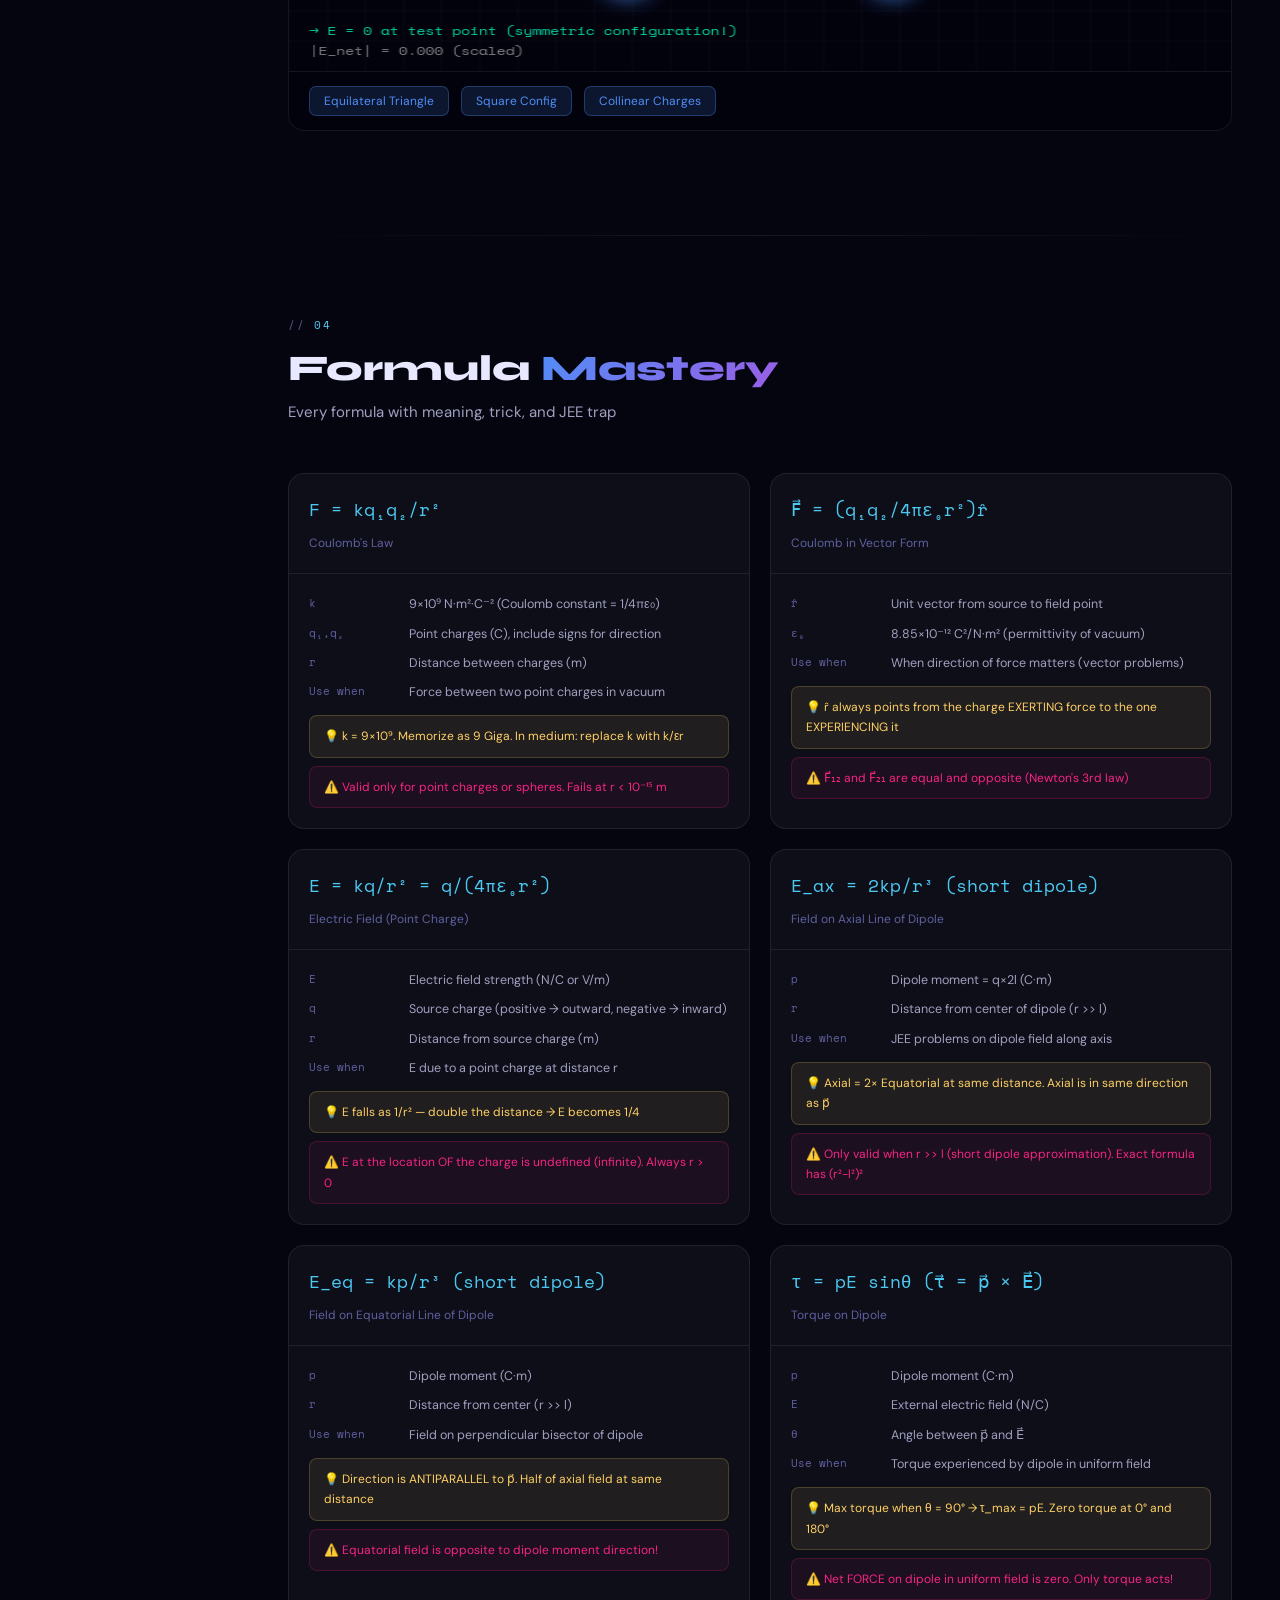
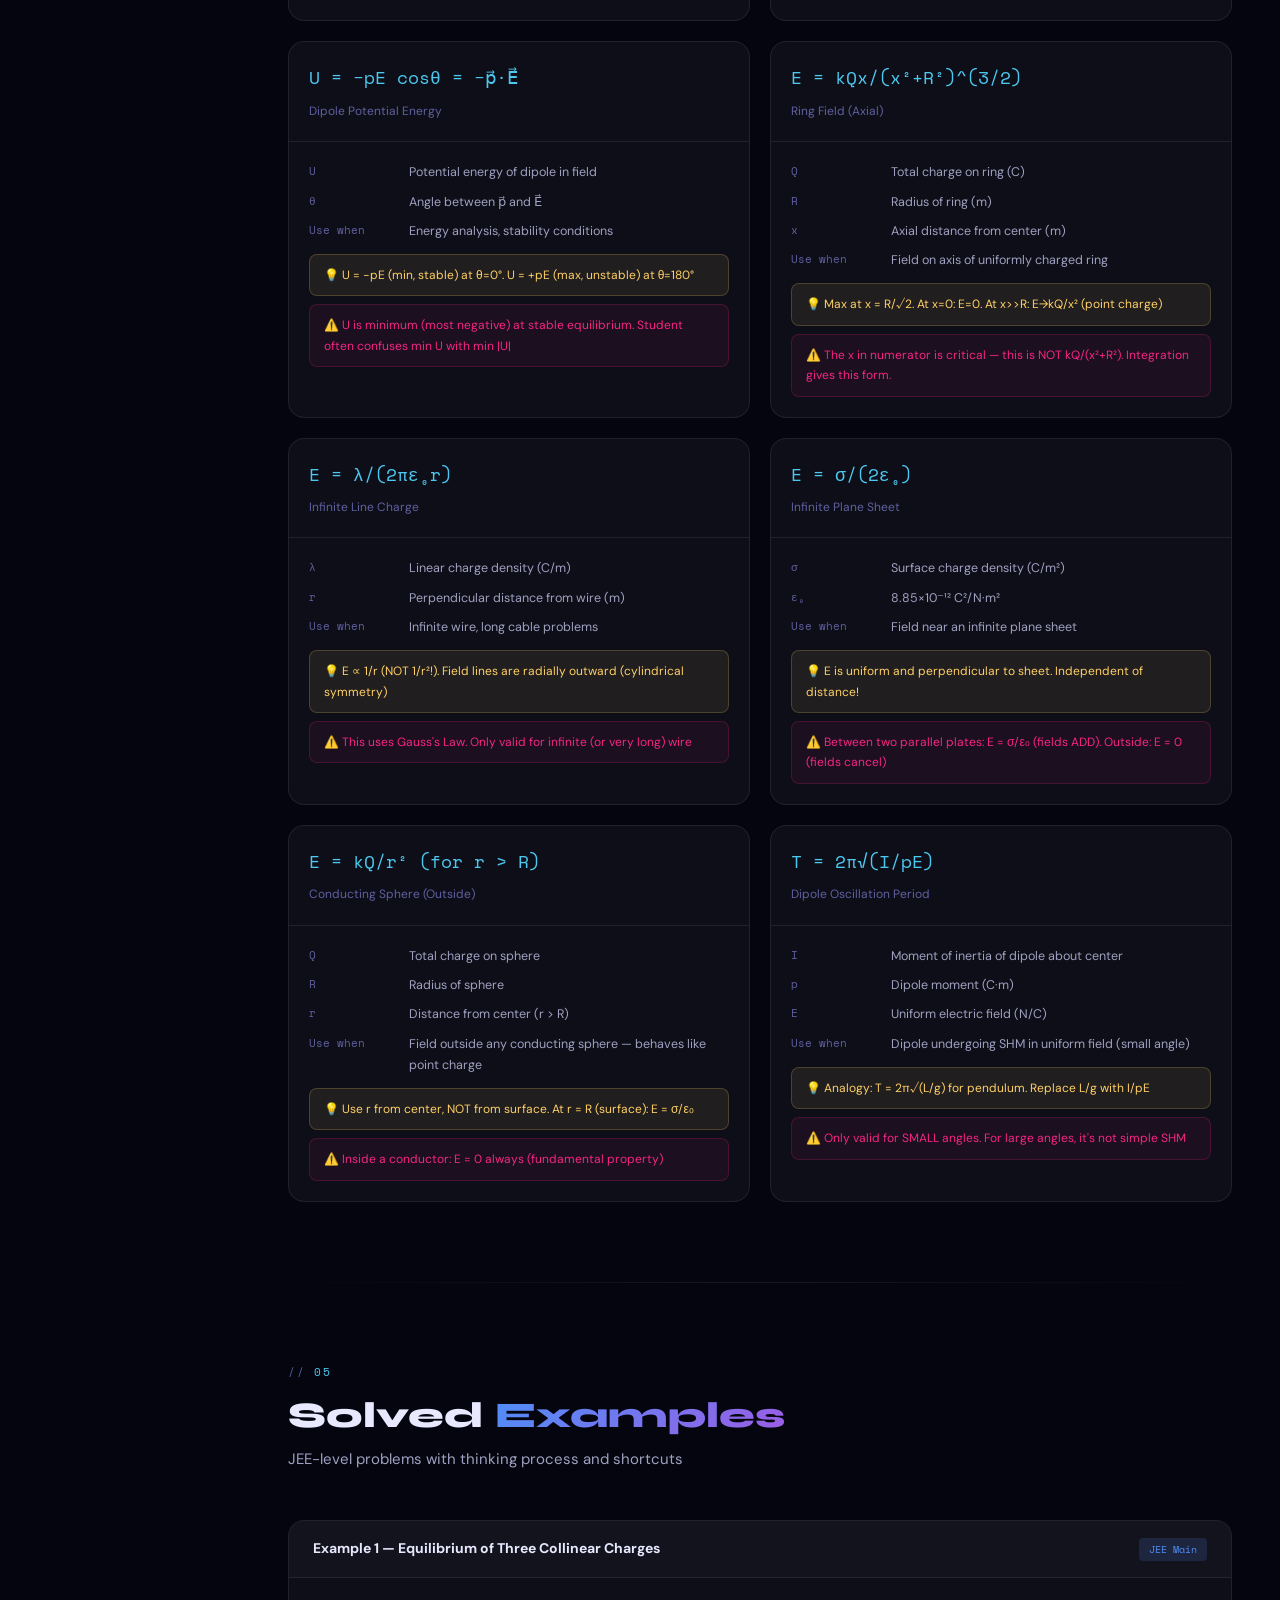
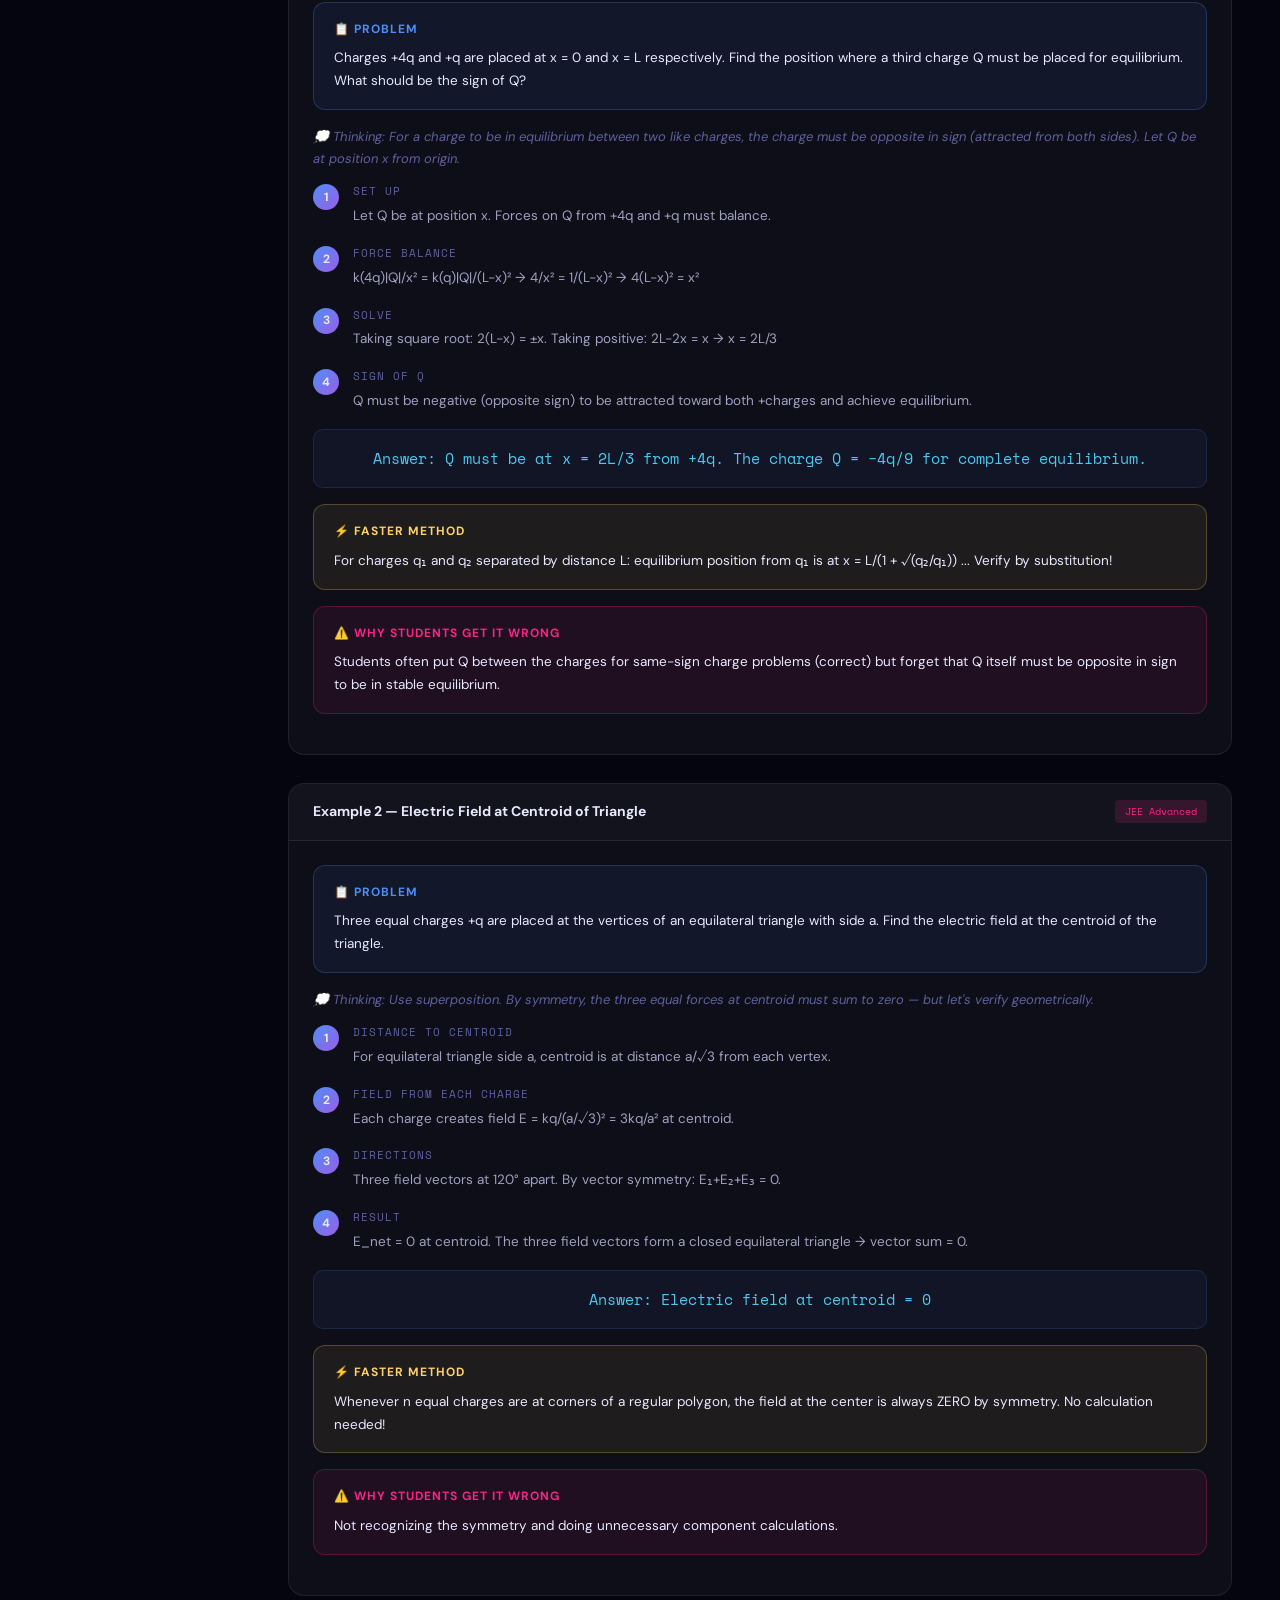
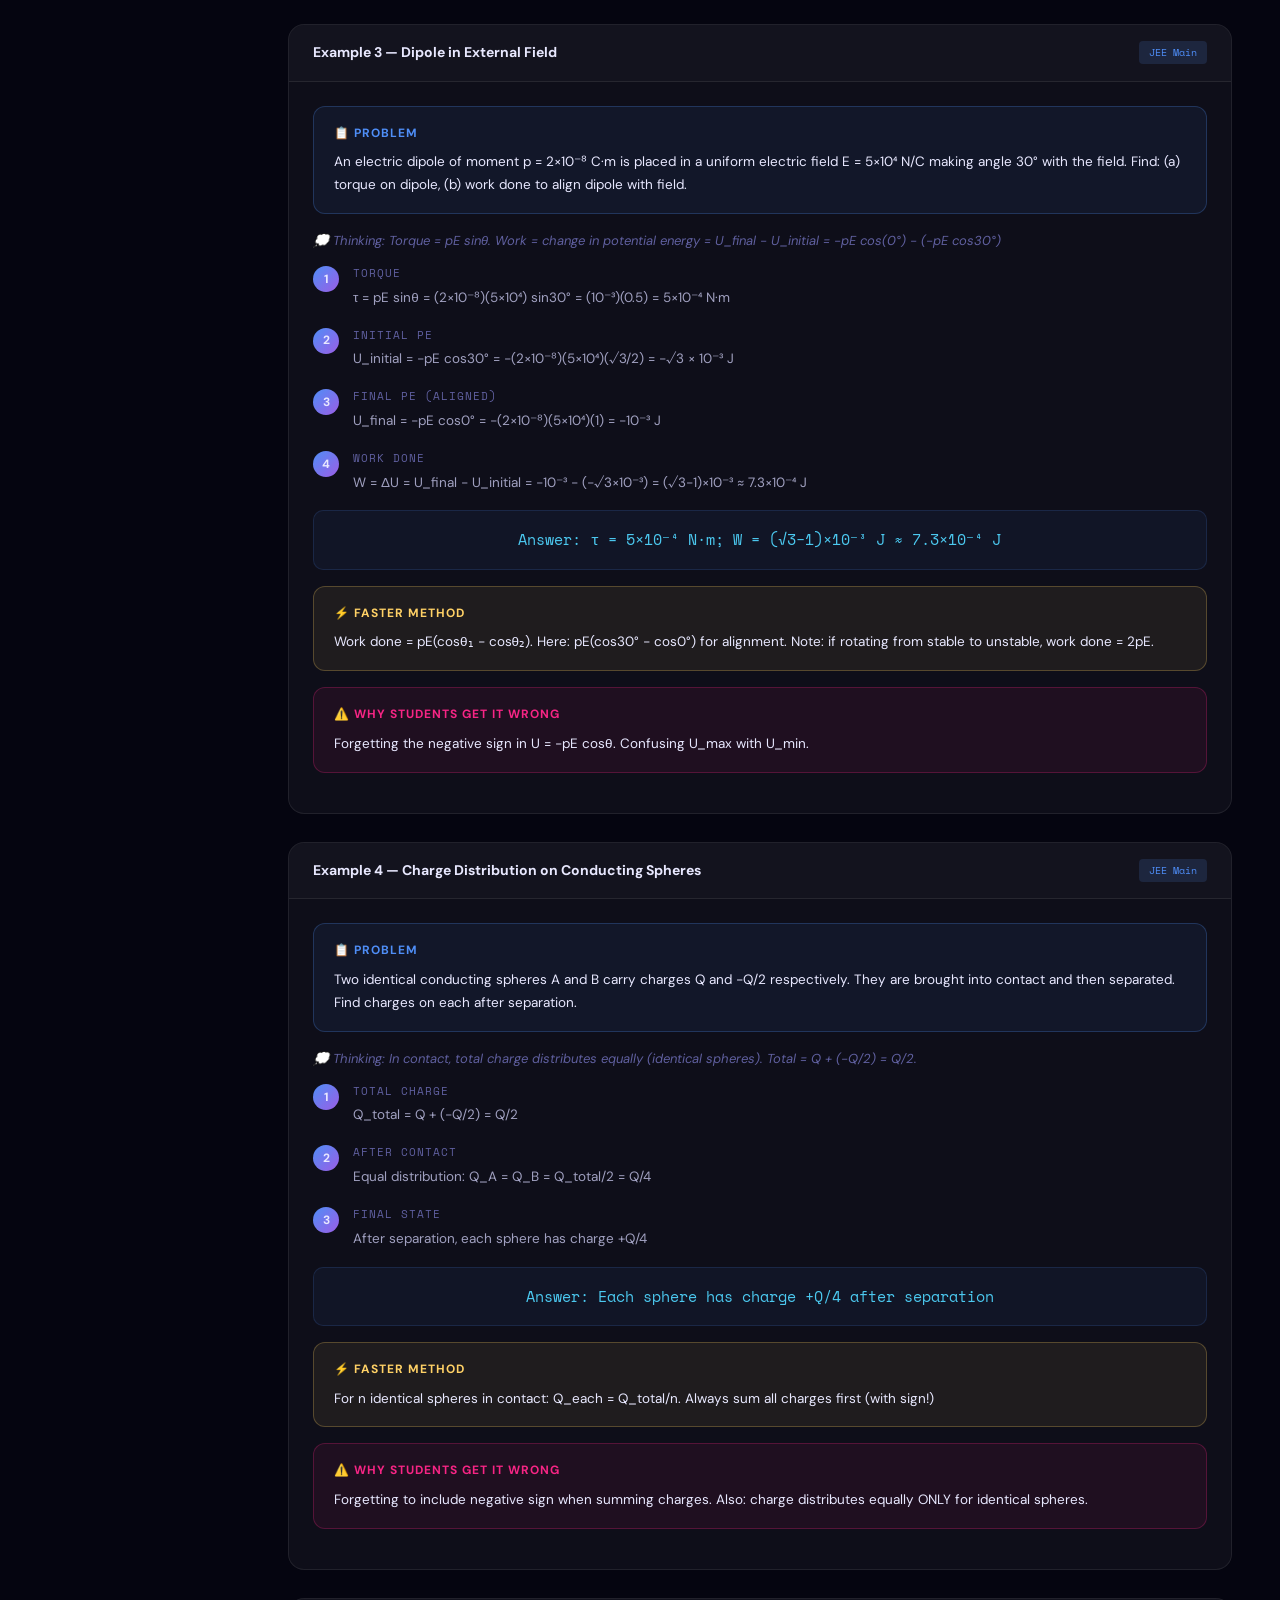
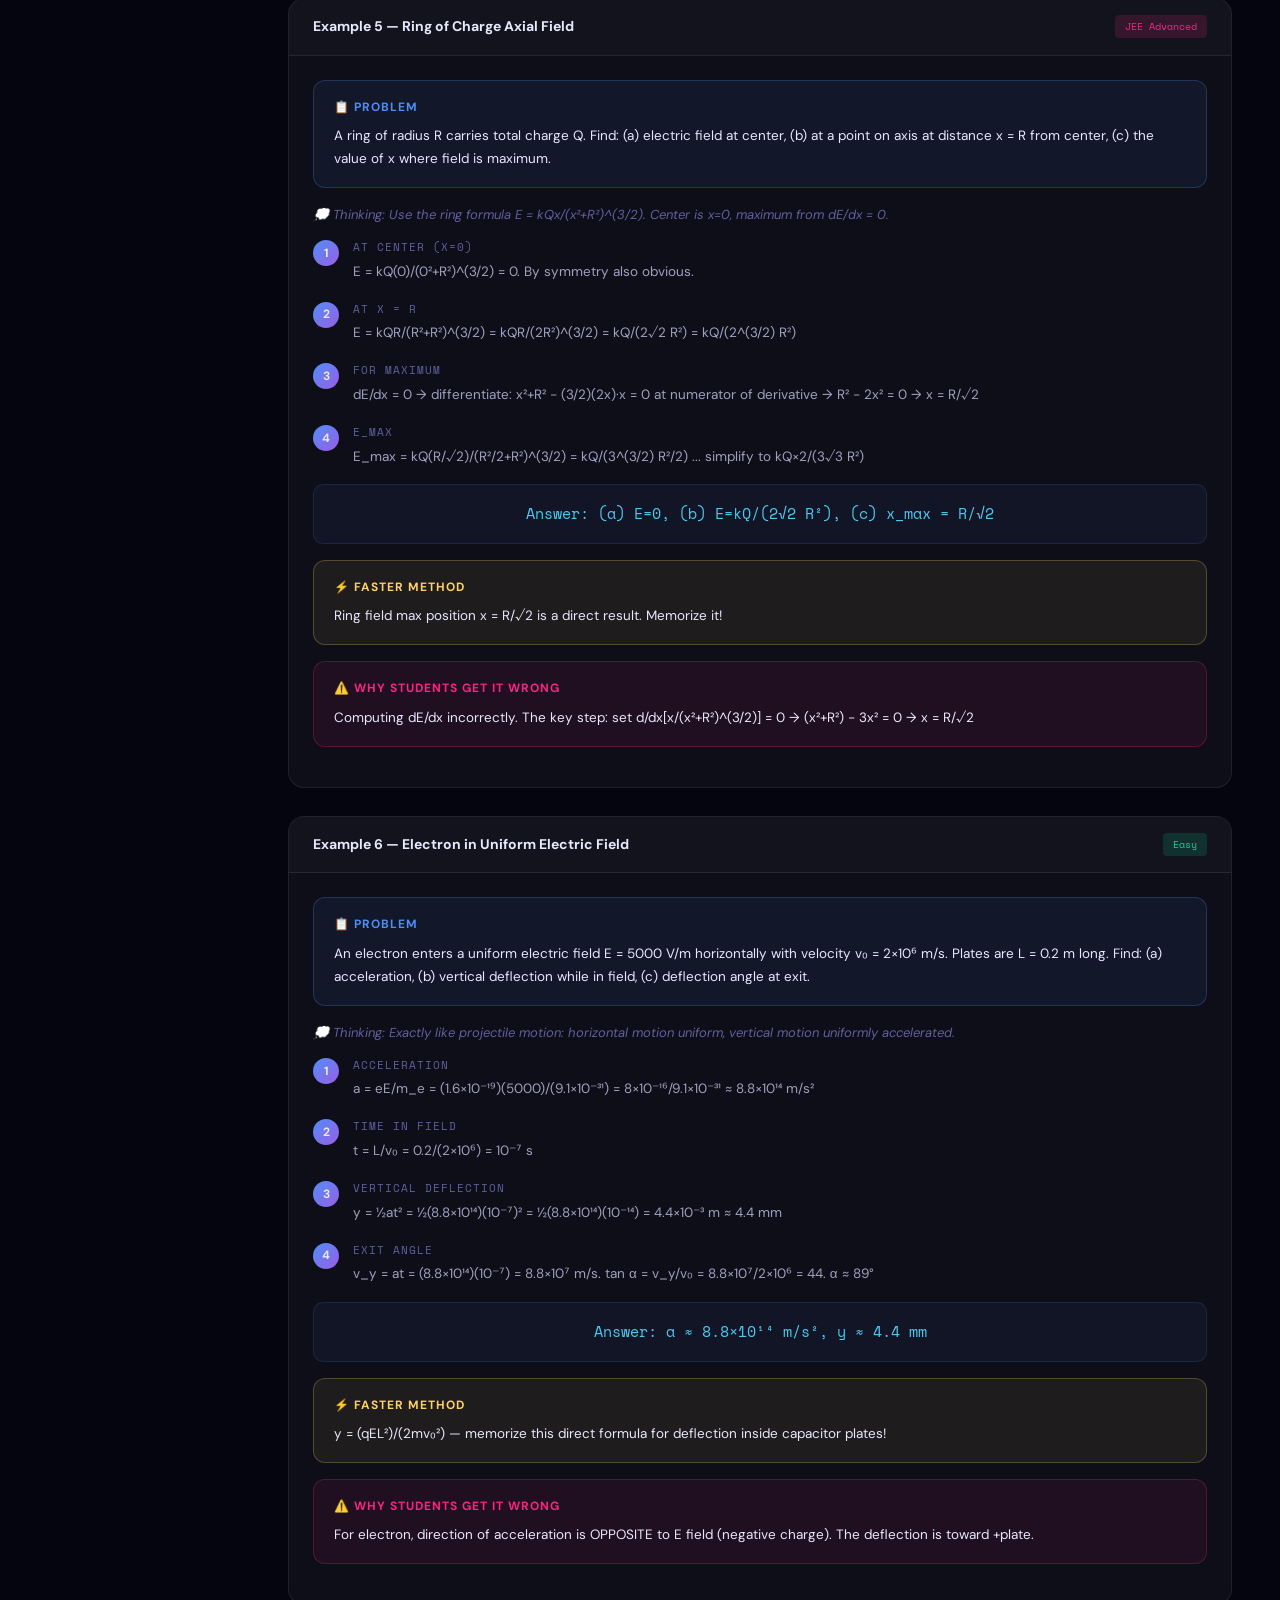
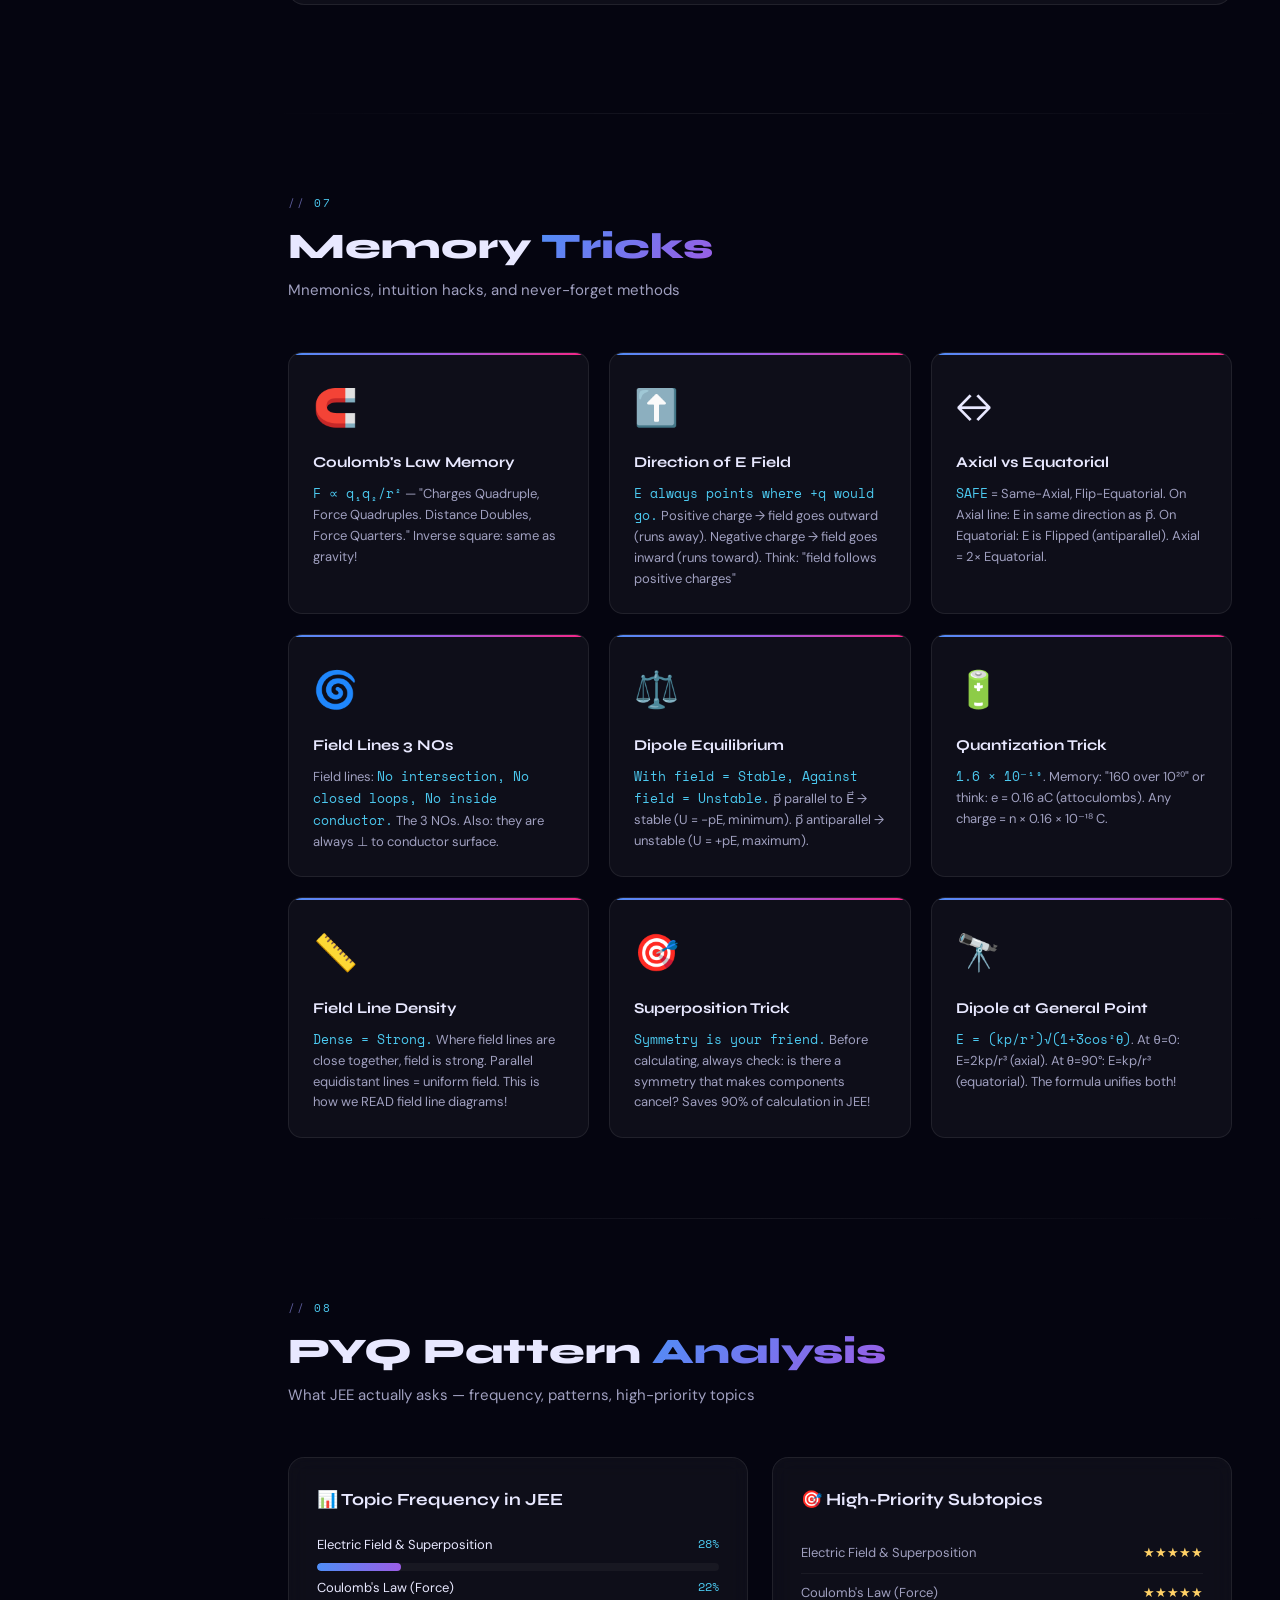
<file: chapters/electric-charges-and-fields.html>
<!DOCTYPE html>
<html lang="en">
<head>
<meta charset="UTF-8">
<meta name="viewport" content="width=device-width, initial-scale=1.0">
<title>Electric Charges & Fields | JEE Advanced Mastery</title>
<link href="https://fonts.googleapis.com/css2?family=Syne:wght@400;500;600;700;800&family=Space+Mono:ital,wght@0,400;0,700;1,400&family=DM+Sans:ital,opsz,wght@0,9..40,300;0,9..40,400;0,9..40,500;0,9..40,600;1,9..40,400&display=swap" rel="stylesheet">
<style>
:root {
  --bg: #050510;
  --bg2: #0a0a1f;
  --card: rgba(255,255,255,0.04);
  --card-border: rgba(255,255,255,0.08);
  --blue: #4f8ef7;
  --purple: #9b5de5;
  --pink: #f72585;
  --cyan: #4cc9f0;
  --green: #06d6a0;
  --yellow: #ffd166;
  --orange: #f4a261;
  --text: #e8e8ff;
  --text2: #a0a0c0;
  --text3: #6060a0;
  --glow-blue: 0 0 40px rgba(79,142,247,0.3);
  --glow-purple: 0 0 40px rgba(155,93,229,0.3);
  --glow-pink: 0 0 40px rgba(247,37,133,0.3);
}

* { margin:0; padding:0; box-sizing:border-box; }

html { scroll-behavior: smooth; }

body {
  background: var(--bg);
  color: var(--text);
  font-family: 'DM Sans', sans-serif;
  font-size: 15px;
  line-height: 1.7;
  overflow-x: hidden;
}

/* ─── SCROLLBAR ─── */
::-webkit-scrollbar { width: 6px; }
::-webkit-scrollbar-track { background: var(--bg2); }
::-webkit-scrollbar-thumb { background: linear-gradient(var(--purple), var(--blue)); border-radius: 3px; }

/* ─── ANIMATED BG ─── */
.bg-orbs {
  position: fixed; inset: 0; pointer-events: none; z-index: 0; overflow: hidden;
}
.orb {
  position: absolute; border-radius: 50%; filter: blur(80px); opacity: 0.18;
  animation: orbFloat 20s ease-in-out infinite;
}
.orb1 { width: 600px; height: 600px; background: var(--purple); top: -200px; left: -200px; animation-delay: 0s; }
.orb2 { width: 500px; height: 500px; background: var(--blue); bottom: -200px; right: -150px; animation-delay: -7s; }
.orb3 { width: 400px; height: 400px; background: var(--pink); top: 40%; left: 50%; animation-delay: -14s; }

@keyframes orbFloat {
  0%,100% { transform: translate(0,0) scale(1); }
  33% { transform: translate(30px,-40px) scale(1.05); }
  66% { transform: translate(-20px,30px) scale(0.95); }
}

/* ─── SIDEBAR NAV ─── */
#sidebar {
  position: fixed; left: 0; top: 0; height: 100vh; width: 240px;
  background: rgba(5,5,16,0.95); backdrop-filter: blur(20px);
  border-right: 1px solid var(--card-border);
  z-index: 1000; display: flex; flex-direction: column;
  transition: transform 0.3s ease;
  overflow-y: auto;
}

.sidebar-logo {
  padding: 20px 16px;
  border-bottom: 1px solid var(--card-border);
}
.sidebar-logo h2 {
  font-family: 'Syne', sans-serif; font-weight: 800; font-size: 14px;
  background: linear-gradient(135deg, var(--blue), var(--purple), var(--pink));
  -webkit-background-clip: text; -webkit-text-fill-color: transparent;
  letter-spacing: 0.5px;
}
.sidebar-logo p { font-size: 11px; color: var(--text3); margin-top: 3px; }

.progress-ring-wrap { padding: 16px; border-bottom: 1px solid var(--card-border); }
.progress-label { font-size: 11px; color: var(--text2); margin-bottom: 8px; display: flex; justify-content: space-between; }
.progress-bar { height: 4px; background: rgba(255,255,255,0.08); border-radius: 2px; overflow: hidden; }
.progress-fill { height: 100%; background: linear-gradient(90deg, var(--blue), var(--purple), var(--pink)); border-radius: 2px; transition: width 0.5s ease; }

.nav-section { padding: 8px 0; }
.nav-section-title { font-size: 10px; color: var(--text3); text-transform: uppercase; letter-spacing: 1.5px; padding: 6px 16px; font-family: 'Space Mono', monospace; }
.nav-item {
  display: flex; align-items: center; gap: 10px;
  padding: 8px 16px; font-size: 12.5px; color: var(--text2);
  cursor: pointer; transition: all 0.2s; text-decoration: none;
  position: relative;
}
.nav-item:hover, .nav-item.active {
  color: var(--text); background: rgba(79,142,247,0.08);
}
.nav-item.active::before {
  content: ''; position: absolute; left: 0; top: 0; bottom: 0; width: 2px;
  background: linear-gradient(var(--blue), var(--purple));
}
.nav-dot { width: 6px; height: 6px; border-radius: 50%; background: var(--text3); flex-shrink: 0; }
.nav-item.active .nav-dot, .nav-item:hover .nav-dot { background: var(--blue); }
.nav-item.done .nav-dot { background: var(--green); }

/* ─── MAIN CONTENT ─── */
#main { margin-left: 240px; position: relative; z-index: 1; }

/* ─── HERO ─── */
.hero {
  min-height: 100vh; display: flex; flex-direction: column; align-items: center; justify-content: center;
  text-align: center; padding: 60px 40px;
  background: radial-gradient(ellipse at 50% 0%, rgba(79,142,247,0.12) 0%, transparent 60%),
              radial-gradient(ellipse at 100% 100%, rgba(155,93,229,0.1) 0%, transparent 60%);
}
.hero-badge {
  display: inline-flex; align-items: center; gap: 8px;
  background: rgba(79,142,247,0.12); border: 1px solid rgba(79,142,247,0.3);
  padding: 6px 16px; border-radius: 100px; font-size: 12px; color: var(--cyan);
  font-family: 'Space Mono', monospace; margin-bottom: 24px;
  animation: fadeInUp 0.6s ease both;
}
.hero-badge::before { content: '⚡'; }

.hero h1 {
  font-family: 'Syne', sans-serif; font-weight: 800;
  font-size: clamp(32px, 5vw, 64px); line-height: 1.1;
  margin-bottom: 20px;
  animation: fadeInUp 0.6s 0.1s ease both;
}
.hero h1 span {
  background: linear-gradient(135deg, var(--blue) 0%, var(--purple) 50%, var(--pink) 100%);
  -webkit-background-clip: text; -webkit-text-fill-color: transparent;
}

.hero p {
  font-size: 16px; color: var(--text2); max-width: 600px; margin: 0 auto 36px;
  animation: fadeInUp 0.6s 0.2s ease both;
}

.hero-stats {
  display: flex; gap: 32px; margin-bottom: 40px; flex-wrap: wrap; justify-content: center;
  animation: fadeInUp 0.6s 0.3s ease both;
}
.hero-stat { text-align: center; }
.hero-stat .num { font-family: 'Space Mono', monospace; font-size: 24px; font-weight: 700; color: var(--cyan); }
.hero-stat .lbl { font-size: 11px; color: var(--text3); }

.hero-cta {
  display: flex; gap: 12px; flex-wrap: wrap; justify-content: center;
  animation: fadeInUp 0.6s 0.4s ease both;
}
.btn-primary {
  background: linear-gradient(135deg, var(--blue), var(--purple));
  color: white; border: none; padding: 12px 28px; border-radius: 10px;
  font-size: 14px; font-weight: 600; cursor: pointer; transition: all 0.3s;
  font-family: 'DM Sans', sans-serif;
}
.btn-primary:hover { transform: translateY(-2px); box-shadow: var(--glow-blue); }
.btn-secondary {
  background: var(--card); border: 1px solid var(--card-border); color: var(--text);
  padding: 12px 28px; border-radius: 10px; font-size: 14px; cursor: pointer;
  transition: all 0.3s; font-family: 'DM Sans', sans-serif;
}
.btn-secondary:hover { border-color: var(--purple); background: rgba(155,93,229,0.08); }

/* ─── SECTION WRAPPER ─── */
.section { padding: 80px 48px; max-width: 1100px; margin: 0 auto; }
.section-header { margin-bottom: 48px; }
.section-tag {
  font-family: 'Space Mono', monospace; font-size: 11px; color: var(--cyan);
  text-transform: uppercase; letter-spacing: 2px; margin-bottom: 12px;
  display: flex; align-items: center; gap: 8px;
}
.section-tag::before { content: '//'; color: var(--text3); }
.section h2 { font-family: 'Syne', sans-serif; font-weight: 800; font-size: 36px; line-height: 1.2; }
.section h2 span { background: linear-gradient(135deg, var(--blue), var(--purple)); -webkit-background-clip: text; -webkit-text-fill-color: transparent; }
.section-sub { color: var(--text2); margin-top: 10px; font-size: 15px; }

/* ─── CARDS ─── */
.glass-card {
  background: var(--card); border: 1px solid var(--card-border);
  border-radius: 16px; padding: 28px;
  backdrop-filter: blur(10px);
  transition: all 0.3s;
}
.glass-card:hover { border-color: rgba(79,142,247,0.3); box-shadow: var(--glow-blue); transform: translateY(-2px); }

.concept-card {
  background: var(--card); border: 1px solid var(--card-border);
  border-radius: 20px; overflow: hidden; margin-bottom: 32px;
  transition: all 0.3s;
}
.concept-header {
  padding: 20px 24px; display: flex; align-items: center; gap: 16px;
  cursor: pointer; border-bottom: 1px solid var(--card-border);
  background: rgba(255,255,255,0.02);
}
.concept-icon {
  width: 44px; height: 44px; border-radius: 12px; display: flex; align-items: center;
  justify-content: center; font-size: 20px; flex-shrink: 0;
}
.concept-title { flex: 1; }
.concept-title h3 { font-family: 'Syne', sans-serif; font-weight: 700; font-size: 17px; margin-bottom: 3px; }
.concept-title p { font-size: 12px; color: var(--text3); }
.concept-chevron { color: var(--text3); font-size: 18px; transition: transform 0.3s; }
.concept-card.open .concept-chevron { transform: rotate(180deg); }
.concept-body { padding: 24px; display: none; }
.concept-card.open .concept-body { display: block; }

/* ─── GRID LAYOUTS ─── */
.grid-2 { display: grid; grid-template-columns: repeat(2, 1fr); gap: 20px; }
.grid-3 { display: grid; grid-template-columns: repeat(3, 1fr); gap: 20px; }
.grid-4 { display: grid; grid-template-columns: repeat(4, 1fr); gap: 16px; }

/* ─── ROADMAP ─── */
.roadmap-grid { display: grid; grid-template-columns: repeat(auto-fill, minmax(200px, 1fr)); gap: 16px; }
.roadmap-item {
  background: var(--card); border: 1px solid var(--card-border);
  border-radius: 14px; padding: 20px 16px; cursor: pointer; transition: all 0.3s;
  position: relative; overflow: hidden;
}
.roadmap-item::after {
  content: ''; position: absolute; inset: 0; opacity: 0; transition: opacity 0.3s;
  background: radial-gradient(circle at center, rgba(79,142,247,0.1), transparent);
}
.roadmap-item:hover::after { opacity: 1; }
.roadmap-item:hover { border-color: rgba(79,142,247,0.4); transform: translateY(-3px); }
.roadmap-item.done { border-color: rgba(6,214,160,0.4); }
.roadmap-num { font-family: 'Space Mono', monospace; font-size: 11px; color: var(--text3); margin-bottom: 8px; }
.roadmap-name { font-weight: 600; font-size: 13.5px; margin-bottom: 6px; }
.roadmap-tag { font-size: 10px; padding: 3px 8px; border-radius: 4px; display: inline-block; font-family: 'Space Mono', monospace; }
.tag-core { background: rgba(79,142,247,0.15); color: var(--blue); }
.tag-high { background: rgba(247,37,133,0.15); color: var(--pink); }
.tag-formula { background: rgba(155,93,229,0.15); color: var(--purple); }
.roadmap-check { position: absolute; top: 12px; right: 12px; font-size: 14px; opacity: 0; }
.roadmap-item.done .roadmap-check { opacity: 1; }

/* ─── FORMULA CARDS ─── */
.formula-card {
  background: var(--card); border: 1px solid var(--card-border);
  border-radius: 16px; overflow: hidden; transition: all 0.3s;
}
.formula-card:hover { border-color: rgba(155,93,229,0.4); box-shadow: var(--glow-purple); }
.formula-top { padding: 20px; border-bottom: 1px solid var(--card-border); }
.formula-main {
  font-family: 'Space Mono', monospace; font-size: 18px; color: var(--cyan);
  margin-bottom: 8px; word-break: break-all;
}
.formula-name { font-size: 12px; color: var(--text3); }
.formula-body { padding: 20px; }
.formula-row { display: flex; gap: 10px; font-size: 12.5px; margin-bottom: 8px; }
.formula-row .key { color: var(--text3); width: 90px; flex-shrink: 0; font-family: 'Space Mono', monospace; font-size: 11px; }
.formula-trick { background: rgba(255,209,102,0.08); border: 1px solid rgba(255,209,102,0.2); border-radius: 8px; padding: 10px 14px; margin-top: 12px; font-size: 12px; color: var(--yellow); }
.formula-trap { background: rgba(247,37,133,0.06); border: 1px solid rgba(247,37,133,0.2); border-radius: 8px; padding: 10px 14px; margin-top: 8px; font-size: 12px; color: var(--pink); }

/* ─── MATH/FORMULA TEXT ─── */
.math {
  font-family: 'Space Mono', monospace; background: rgba(79,142,247,0.08);
  border: 1px solid rgba(79,142,247,0.2); padding: 2px 8px; border-radius: 6px;
  font-size: 13px; color: var(--cyan); white-space: nowrap;
}
.math-block {
  font-family: 'Space Mono', monospace; background: rgba(79,142,247,0.06);
  border: 1px solid rgba(79,142,247,0.15); padding: 16px 20px; border-radius: 10px;
  margin: 16px 0; font-size: 15px; color: var(--cyan); text-align: center;
  overflow-x: auto;
}

/* ─── BOXES ─── */
.box-insight {
  background: rgba(79,142,247,0.07); border: 1px solid rgba(79,142,247,0.25);
  border-radius: 12px; padding: 16px 20px; margin: 16px 0; font-size: 13.5px;
}
.box-insight .box-title { color: var(--blue); font-weight: 700; font-size: 12px; text-transform: uppercase; letter-spacing: 1px; margin-bottom: 8px; display: flex; align-items: center; gap: 6px; }

.box-shortcut {
  background: rgba(255,209,102,0.07); border: 1px solid rgba(255,209,102,0.25);
  border-radius: 12px; padding: 16px 20px; margin: 16px 0; font-size: 13.5px;
}
.box-shortcut .box-title { color: var(--yellow); font-weight: 700; font-size: 12px; text-transform: uppercase; letter-spacing: 1px; margin-bottom: 8px; display: flex; align-items: center; gap: 6px; }

.box-warning {
  background: rgba(247,37,133,0.07); border: 1px solid rgba(247,37,133,0.25);
  border-radius: 12px; padding: 16px 20px; margin: 16px 0; font-size: 13.5px;
}
.box-warning .box-title { color: var(--pink); font-weight: 700; font-size: 12px; text-transform: uppercase; letter-spacing: 1px; margin-bottom: 8px; display: flex; align-items: center; gap: 6px; }

.box-advanced {
  background: rgba(155,93,229,0.07); border: 1px solid rgba(155,93,229,0.25);
  border-radius: 12px; padding: 16px 20px; margin: 16px 0; font-size: 13.5px;
}
.box-advanced .box-title { color: var(--purple); font-weight: 700; font-size: 12px; text-transform: uppercase; letter-spacing: 1px; margin-bottom: 8px; display: flex; align-items: center; gap: 6px; }

/* ─── CONFUSED EXPANDABLE ─── */
.confused-btn {
  display: inline-flex; align-items: center; gap: 8px;
  background: rgba(255,255,255,0.04); border: 1px dashed rgba(255,255,255,0.15);
  padding: 8px 16px; border-radius: 8px; font-size: 12.5px; color: var(--text2);
  cursor: pointer; transition: all 0.2s; margin: 12px 0;
}
.confused-btn:hover { border-color: var(--cyan); color: var(--cyan); }
.confused-content { display: none; background: rgba(76,201,240,0.05); border: 1px solid rgba(76,201,240,0.2); border-radius: 10px; padding: 16px 20px; margin: 8px 0; font-size: 13.5px; color: var(--text2); }
.confused-content.show { display: block; animation: fadeIn 0.3s ease; }

/* ─── EXAMPLE CARDS ─── */
.example-card {
  background: var(--card); border: 1px solid var(--card-border);
  border-radius: 16px; overflow: hidden; margin-bottom: 28px; transition: all 0.3s;
}
.example-card:hover { border-color: rgba(79,142,247,0.3); }
.example-header {
  padding: 16px 24px; display: flex; align-items: center; justify-content: space-between;
  border-bottom: 1px solid var(--card-border); background: rgba(255,255,255,0.02);
}
.example-title { font-weight: 700; font-size: 14px; }
.diff-badge { font-size: 10px; font-family: 'Space Mono', monospace; padding: 3px 10px; border-radius: 4px; }
.diff-easy { background: rgba(6,214,160,0.15); color: var(--green); }
.diff-mod { background: rgba(255,209,102,0.15); color: var(--yellow); }
.diff-jee-main { background: rgba(79,142,247,0.15); color: var(--blue); }
.diff-jee-adv { background: rgba(247,37,133,0.15); color: var(--pink); }
.example-body { padding: 24px; }
.step { display: flex; gap: 14px; margin-bottom: 16px; }
.step-num { width: 26px; height: 26px; border-radius: 50%; background: linear-gradient(135deg, var(--blue), var(--purple)); display: flex; align-items: center; justify-content: center; font-size: 12px; font-weight: 700; flex-shrink: 0; margin-top: 2px; }
.step-content { flex: 1; }
.step-label { font-size: 11px; color: var(--text3); text-transform: uppercase; letter-spacing: 1px; margin-bottom: 4px; font-family: 'Space Mono', monospace; }

/* ─── CANVAS SIMULATIONS ─── */
.sim-container {
  background: rgba(0,0,10,0.6); border: 1px solid var(--card-border);
  border-radius: 16px; overflow: hidden; margin-bottom: 24px;
}
.sim-header { padding: 14px 20px; border-bottom: 1px solid var(--card-border); display: flex; align-items: center; justify-content: space-between; }
.sim-title { font-family: 'Syne', sans-serif; font-weight: 700; font-size: 14px; }
.sim-controls { padding: 14px 20px; border-top: 1px solid var(--card-border); display: flex; flex-wrap: wrap; gap: 12px; align-items: center; }
.sim-label { font-size: 12px; color: var(--text3); }
.sim-slider { -webkit-appearance: none; width: 120px; height: 3px; border-radius: 2px; background: var(--card-border); outline: none; }
.sim-slider::-webkit-slider-thumb { -webkit-appearance: none; width: 14px; height: 14px; border-radius: 50%; background: var(--blue); cursor: pointer; }
.sim-btn { background: rgba(79,142,247,0.15); border: 1px solid rgba(79,142,247,0.3); color: var(--blue); padding: 6px 14px; border-radius: 7px; font-size: 12px; cursor: pointer; transition: all 0.2s; font-family: 'DM Sans', sans-serif; }
.sim-btn:hover { background: rgba(79,142,247,0.25); }
canvas { display: block; max-width: 100%; }

/* ─── MEMORY TRICKS ─── */
.mnemonic-card {
  background: var(--card); border: 1px solid var(--card-border);
  border-radius: 14px; padding: 24px; position: relative; overflow: hidden;
  transition: all 0.3s;
}
.mnemonic-card::before {
  content: ''; position: absolute; top: 0; left: 0; right: 0; height: 2px;
  background: linear-gradient(90deg, var(--blue), var(--purple), var(--pink));
}
.mnemonic-card:hover { transform: translateY(-3px); box-shadow: var(--glow-purple); }
.mnemonic-emoji { font-size: 36px; margin-bottom: 12px; }
.mnemonic-title { font-family: 'Syne', sans-serif; font-weight: 700; font-size: 15px; margin-bottom: 8px; }
.mnemonic-text { font-size: 13px; color: var(--text2); line-height: 1.6; }
.mnemonic-key { font-family: 'Space Mono', monospace; color: var(--cyan); }

/* ─── PYQ ─── */
.pyq-bar-wrap { background: rgba(255,255,255,0.04); border-radius: 6px; height: 8px; margin: 6px 0; overflow: hidden; }
.pyq-bar { height: 100%; border-radius: 6px; background: linear-gradient(90deg, var(--blue), var(--purple)); }
.pyq-topic { display: flex; justify-content: space-between; font-size: 13px; margin-bottom: 4px; }
.pyq-topic .name { color: var(--text); }
.pyq-topic .pct { color: var(--cyan); font-family: 'Space Mono', monospace; font-size: 12px; }

/* ─── CHECKLIST ─── */
.checklist-item { display: flex; align-items: flex-start; gap: 12px; padding: 10px 0; border-bottom: 1px solid rgba(255,255,255,0.04); }
.checklist-item:last-child { border-bottom: none; }
.check-box { width: 18px; height: 18px; border: 1.5px solid var(--text3); border-radius: 4px; cursor: pointer; display: flex; align-items: center; justify-content: center; flex-shrink: 0; margin-top: 2px; transition: all 0.2s; }
.check-box.checked { background: var(--green); border-color: var(--green); }
.check-text { font-size: 13.5px; color: var(--text2); }
.checklist-item.checked .check-text { text-decoration: line-through; color: var(--text3); }

/* ─── REVISION MODE ─── */
.revision-panel { display: none; }
.revision-panel.active { display: block; }

/* ─── TAB SYSTEM ─── */
.tabs { display: flex; gap: 8px; margin-bottom: 24px; flex-wrap: wrap; }
.tab-btn {
  padding: 8px 18px; border-radius: 8px; font-size: 13px; cursor: pointer;
  border: 1px solid var(--card-border); background: var(--card); color: var(--text2);
  transition: all 0.2s; font-family: 'DM Sans', sans-serif;
}
.tab-btn.active { background: linear-gradient(135deg, var(--blue), var(--purple)); border-color: transparent; color: white; }
.tab-pane { display: none; }
.tab-pane.active { display: block; }

/* ─── DIVIDER ─── */
.divider { height: 1px; background: linear-gradient(90deg, transparent, var(--card-border), transparent); margin: 40px 0; }

/* ─── PROPS TABLE ─── */
.props-table { width: 100%; border-collapse: collapse; }
.props-table th { background: rgba(79,142,247,0.08); padding: 10px 16px; text-align: left; font-size: 12px; color: var(--blue); font-family: 'Space Mono', monospace; letter-spacing: 0.5px; }
.props-table td { padding: 10px 16px; border-bottom: 1px solid var(--card-border); font-size: 13px; color: var(--text2); }
.props-table tr:hover td { background: rgba(255,255,255,0.02); }

/* ─── MOBILE HAMBURGER ─── */
.hamburger { display: none; position: fixed; top: 16px; left: 16px; z-index: 1100; background: var(--card); border: 1px solid var(--card-border); border-radius: 8px; padding: 8px 10px; cursor: pointer; }

/* ─── ANIMATIONS ─── */
@keyframes fadeIn { from { opacity: 0; } to { opacity: 1; } }
@keyframes fadeInUp { from { opacity: 0; transform: translateY(20px); } to { opacity: 1; transform: translateY(0); } }
@keyframes pulse { 0%,100% { opacity: 1; } 50% { opacity: 0.5; } }
@keyframes shimmer { 0% { background-position: -200% center; } 100% { background-position: 200% center; } }
@keyframes spin { from { transform: rotate(0deg); } to { transform: rotate(360deg); } }

.fade-in { animation: fadeInUp 0.5s ease both; }

/* ─── RESPONSIVE ─── */
@media (max-width: 900px) {
  #sidebar { transform: translateX(-100%); }
  #sidebar.open { transform: translateX(0); }
  #main { margin-left: 0; }
  .section { padding: 60px 20px; }
  .grid-2, .grid-3, .grid-4 { grid-template-columns: 1fr; }
  .hamburger { display: flex; }
  .hero { padding: 80px 20px; }
}

@media (max-width: 600px) {
  .hero h1 { font-size: 28px; }
  .hero-stats { gap: 20px; }
  .sim-controls { flex-direction: column; }
}

/* Section dividers */
.section-sep { height: 1px; background: radial-gradient(ellipse at center, rgba(255,255,255,0.08) 0%, transparent 70%); margin: 0; }

/* Highlight text */
.hl-blue { color: var(--blue); font-weight: 600; }
.hl-purple { color: var(--purple); font-weight: 600; }
.hl-pink { color: var(--pink); font-weight: 600; }
.hl-cyan { color: var(--cyan); font-weight: 600; }
.hl-green { color: var(--green); font-weight: 600; }
.hl-yellow { color: var(--yellow); font-weight: 600; }

/* Bullet lists */
.styled-list { list-style: none; margin: 12px 0; }
.styled-list li { display: flex; gap: 10px; margin-bottom: 8px; font-size: 13.5px; color: var(--text2); }
.styled-list li::before { content: '→'; color: var(--blue); font-family: 'Space Mono', monospace; flex-shrink: 0; }

/* Topic tag in header */
.topic-tags { display: flex; flex-wrap: wrap; gap: 8px; margin-top: 16px; }
.topic-tag { font-size: 11px; padding: 4px 12px; border-radius: 100px; border: 1px solid; font-family: 'Space Mono', monospace; }
.topic-tag.blue { border-color: rgba(79,142,247,0.4); color: var(--blue); background: rgba(79,142,247,0.08); }
.topic-tag.purple { border-color: rgba(155,93,229,0.4); color: var(--purple); background: rgba(155,93,229,0.08); }
.topic-tag.pink { border-color: rgba(247,37,133,0.4); color: var(--pink); background: rgba(247,37,133,0.08); }
.topic-tag.green { border-color: rgba(6,214,160,0.4); color: var(--green); background: rgba(6,214,160,0.08); }

/* sticky mini-progress */
.sticky-prog {
  position: fixed; bottom: 20px; right: 20px; z-index: 999;
  background: rgba(10,10,31,0.9); backdrop-filter: blur(20px);
  border: 1px solid var(--card-border); border-radius: 14px;
  padding: 12px 16px; width: 180px;
}
.sp-label { font-size: 11px; color: var(--text3); margin-bottom: 8px; display: flex; justify-content: space-between; }
.sp-bar { height: 3px; background: rgba(255,255,255,0.06); border-radius: 2px; overflow: hidden; margin-bottom: 8px; }
.sp-fill { height: 100%; background: linear-gradient(90deg, var(--blue), var(--purple), var(--pink)); border-radius: 2px; transition: width 0.5s; }
.sp-topics { font-size: 11px; color: var(--cyan); font-family: 'Space Mono', monospace; }

/* Important note style */
.note-box {
  background: rgba(76,201,240,0.06); border-left: 3px solid var(--cyan);
  border-radius: 0 10px 10px 0; padding: 14px 18px; margin: 14px 0; font-size: 13px; color: var(--text2);
}
.note-box strong { color: var(--cyan); }

</style>
</head>
<body>

<!-- Background orbs -->
<div class="bg-orbs">
  <div class="orb orb1"></div>
  <div class="orb orb2"></div>
  <div class="orb orb3"></div>
</div>

<!-- Hamburger -->
<div class="hamburger" onclick="toggleSidebar()">☰</div>

<!-- Sticky progress -->
<div class="sticky-prog">
  <div class="sp-label"><span>Chapter Progress</span><span id="sp-pct">0%</span></div>
  <div class="sp-bar"><div class="sp-fill" id="sp-fill" style="width:0%"></div></div>
  <div class="sp-topics" id="sp-topics">0 / 12 topics done</div>
</div>

<!-- ═══ SIDEBAR ═══ -->
<nav id="sidebar">
  <div class="sidebar-logo">
    <h2>⚡ ELECTROSTATICS</h2>
    <p>JEE Advanced Mastery · Ch. 1</p>
  </div>
  <div class="progress-ring-wrap">
    <div class="progress-label"><span>Chapter Progress</span><span id="nav-pct">0%</span></div>
    <div class="progress-bar"><div class="progress-fill" id="nav-fill" style="width:0%"></div></div>
  </div>
  <div class="nav-section">
    <div class="nav-section-title">Navigation</div>
    <a href="#hero" class="nav-item active" onclick="setActive(this)"><div class="nav-dot"></div>Home</a>
    <a href="#roadmap" class="nav-item" onclick="setActive(this)"><div class="nav-dot"></div>Chapter Roadmap</a>
    <a href="#concepts" class="nav-item" onclick="setActive(this)"><div class="nav-dot"></div>Concept Builder</a>
    <a href="#simulations" class="nav-item" onclick="setActive(this)"><div class="nav-dot"></div>Interactive Sims</a>
    <a href="#formulas" class="nav-item" onclick="setActive(this)"><div class="nav-dot"></div>Formula Mastery</a>
    <a href="#examples" class="nav-item" onclick="setActive(this)"><div class="nav-dot"></div>Solved Examples</a>
    <a href="#memory" class="nav-item" onclick="setActive(this)"><div class="nav-dot"></div>Memory Tricks</a>
    <a href="#pyq" class="nav-item" onclick="setActive(this)"><div class="nav-dot"></div>PYQ Analysis</a>
    <a href="#revision" class="nav-item" onclick="setActive(this)"><div class="nav-dot"></div>Revision Mode</a>
  </div>
  <div class="nav-section">
    <div class="nav-section-title">Checklist</div>
    <div style="padding: 0 12px 12px;" id="sidebar-checklist"></div>
  </div>
</nav>

<!-- ═══ MAIN ═══ -->
<div id="main">

<!-- ─── HERO ─── -->
<section class="hero" id="hero">
  <div class="hero-badge">Cengage · NCERT · JEE Advanced 2025</div>
  <h1>Electric Charges<br><span>&amp; Fields</span></h1>
  <p>Your complete JEE mastery guide for Chapter 1 — from absolute basics to JEE Advanced problem-solving. Built from Cengage, theory to tricks.</p>
  <div class="hero-stats">
    <div class="hero-stat"><div class="num">12</div><div class="lbl">Core Topics</div></div>
    <div class="hero-stat"><div class="num">15+</div><div class="lbl">Solved Examples</div></div>
    <div class="hero-stat"><div class="num">4</div><div class="lbl">Live Simulations</div></div>
    <div class="hero-stat"><div class="num">∞</div><div class="lbl">JEE Readiness</div></div>
  </div>
  <div class="hero-cta">
    <button class="btn-primary" onclick="document.getElementById('roadmap').scrollIntoView({behavior:'smooth'})">Start Learning →</button>
    <button class="btn-secondary" onclick="document.getElementById('revision').scrollIntoView({behavior:'smooth'})">Quick Revision</button>
  </div>
  <div class="topic-tags" style="margin-top:32px; justify-content:center;">
    <span class="topic-tag blue">Coulomb's Law</span>
    <span class="topic-tag purple">Electric Field</span>
    <span class="topic-tag pink">Electric Dipole</span>
    <span class="topic-tag green">Superposition</span>
    <span class="topic-tag blue">Field Lines</span>
    <span class="topic-tag purple">Gauss's Law</span>
  </div>
</section>

<div class="section-sep"></div>

<!-- ─── ROADMAP ─── -->
<section class="section" id="roadmap">
  <div class="section-header">
    <div class="section-tag">01</div>
    <h2>Chapter <span>Roadmap</span></h2>
    <p class="section-sub">Visual overview of all subtopics — click to mark as done, track your progress</p>
  </div>
  <div class="roadmap-grid" id="roadmap-grid"></div>
  <div class="glass-card" style="margin-top:24px;">
    <div style="display:flex; gap:24px; flex-wrap:wrap;">
      <div><span class="math">Weeks 1–2</span> <span style="font-size:13px; color:var(--text2); margin-left:8px;">Charge properties, Coulomb's Law, Superposition</span></div>
      <div><span class="math">Weeks 3–4</span> <span style="font-size:13px; color:var(--text2); margin-left:8px;">Electric Field, Field Lines, Continuous Distributions</span></div>
      <div><span class="math">Week 5</span> <span style="font-size:13px; color:var(--text2); margin-left:8px;">Dipole, Motion in E-field, PYQ practice</span></div>
    </div>
  </div>
</section>

<div class="section-sep"></div>

<!-- ─── CONCEPTS ─── -->
<section class="section" id="concepts">
  <div class="section-header">
    <div class="section-tag">02</div>
    <h2>Concept <span>Builder</span></h2>
    <p class="section-sub">Every concept from scratch to JEE Advanced — click a topic to expand</p>
  </div>

  <!-- CONCEPT 1: Electric Charge -->
  <div class="concept-card open" id="cc1">
    <div class="concept-header" onclick="toggleConcept('cc1')">
      <div class="concept-icon" style="background:rgba(79,142,247,0.15);">⚡</div>
      <div class="concept-title">
        <h3>Electric Charge — The Fundamental Property</h3>
        <p>What is charge? Properties, quantization, conservation</p>
      </div>
      <div class="concept-chevron">▾</div>
    </div>
    <div class="concept-body">
      <p>Electric charge is the <span class="hl-blue">fundamental property of matter</span> that causes it to experience a force when placed in an electromagnetic field. There are two types: <span class="hl-blue">positive</span> (proton) and <span class="hl-pink">negative</span> (electron).</p>

      <div class="box-insight">
        <div class="box-title">🔵 Physical Intuition</div>
        Think of charge like "electric identity." Just as mass creates gravitational attraction, charge creates electrostatic force. Unlike mass (always positive), charge can be positive or negative — opposites attract, likes repel.
      </div>

      <h4 style="margin:20px 0 12px; font-family:'Syne',sans-serif;">Properties of Charge</h4>

      <table class="props-table" style="width:100%; margin-bottom:16px;">
        <tr><th>Property</th><th>Statement</th><th>JEE Implication</th></tr>
        <tr><td><span class="hl-blue">Transferable</span></td><td>Can be transferred from one body to another (electrons move, protons stay fixed)</td><td>Only electrons are mobile in solids</td></tr>
        <tr><td><span class="hl-blue">Associated with mass</span></td><td>Charge cannot exist without mass; mass can exist without charge</td><td>Charging changes body's mass by m_e × n</td></tr>
        <tr><td><span class="hl-blue">Conserved</span></td><td>Total charge in an isolated system is constant; charge cannot be created or destroyed</td><td>In pair production: e⁻ + e⁺ (net = 0)</td></tr>
        <tr><td><span class="hl-blue">Quantized</span></td><td>Q = ±ne where e = 1.6 × 10⁻¹⁹ C, n = 1,2,3…</td><td>Fractional charges (quarks) don't appear in free state</td></tr>
        <tr><td><span class="hl-blue">Invariant</span></td><td>Value of charge is independent of frame of reference (velocity)</td><td>Unlike mass, charge doesn't change with speed</td></tr>
        <tr><td><span class="hl-blue">Additive</span></td><td>Total charge = algebraic sum (with signs) of all charges</td><td>Q_total = Q₁ + Q₂ + Q₃ + … (signed addition)</td></tr>
      </table>

      <div class="math-block">Quantization: Q = ±ne &nbsp;&nbsp; where e = 1.6 × 10⁻¹⁹ C</div>

      <div class="box-shortcut">
        <div class="box-title">⚡ JEE Shortcuts</div>
        <ul class="styled-list">
          <li>If body gains n electrons: charge = −ne (negative), mass increases by n×9.1×10⁻³¹ kg</li>
          <li>If body loses n electrons: charge = +ne (positive), mass decreases</li>
          <li>1 μC = 10⁻⁶ C, 1 nC = 10⁻⁹ C, 1 pC = 10⁻¹² C</li>
          <li>SI unit of charge: Coulomb (C). CGS unit: stat coulomb (esu). Dimension: [AT]</li>
        </ul>
      </div>

      <div class="box-warning">
        <div class="box-title">⚠️ Common Mistakes</div>
        <ul class="styled-list">
          <li>Charge is scalar — never add charges as vectors! Q_total = algebraic sum</li>
          <li>Charge of ±2/3e or ±1/3e (quarks) are not found in free state — never use them in problems</li>
          <li>Conservation means net charge is constant, NOT that each individual charge is preserved</li>
        </ul>
      </div>

      <div class="confused-btn" onclick="toggleConfused('conf1')">🤔 I'm Confused — Why can't charge be fractional?</div>
      <div class="confused-content" id="conf1">
        Quarks (inside protons and neutrons) do have charges like +2/3e and -1/3e. But quarks are <em>confined</em> — they can never exist as free particles. In all JEE problems, the minimum free charge is e = 1.6 × 10⁻¹⁹ C. So any macroscopic charge must be an integer multiple of e. This is the quantization of charge.
      </div>
    </div>
  </div>

  <!-- CONCEPT 2: Conductors & Insulators -->
  <div class="concept-card" id="cc2">
    <div class="concept-header" onclick="toggleConcept('cc2')">
      <div class="concept-icon" style="background:rgba(76,201,240,0.15);">🔌</div>
      <div class="concept-title">
        <h3>Conductors, Insulators & Charging Methods</h3>
        <p>How charge flows, and how to charge a body</p>
      </div>
      <div class="concept-chevron">▾</div>
    </div>
    <div class="concept-body">
      <div class="grid-2" style="gap:16px; margin-bottom:20px;">
        <div class="glass-card" style="padding:18px;">
          <h4 style="color:var(--blue); margin-bottom:10px; font-size:14px;">🔵 Conductors</h4>
          <p style="font-size:13px; color:var(--text2);">Valence electrons loosely bound → free to move. Examples: metals (Cu, Al, Au), human body, Earth, salt water</p>
          <div style="margin-top:10px; font-size:12px; color:var(--text3);">Key: Charge resides on SURFACE of conductor</div>
        </div>
        <div class="glass-card" style="padding:18px;">
          <h4 style="color:var(--pink); margin-bottom:10px; font-size:14px;">🔴 Insulators</h4>
          <p style="font-size:13px; color:var(--text2);">Electrons tightly bound → cannot move freely. Examples: glass, wood, rubber, plastic, dry air, mica</p>
          <div style="margin-top:10px; font-size:12px; color:var(--text3);">Key: Charge stays where placed (no spreading)</div>
        </div>
      </div>

      <h4 style="margin:20px 0 12px; font-family:'Syne',sans-serif;">Three Methods of Charging</h4>

      <div class="tabs">
        <button class="tab-btn active" onclick="switchTab(event, 'tab-friction')">Friction</button>
        <button class="tab-btn" onclick="switchTab(event, 'tab-conduction')">Conduction</button>
        <button class="tab-btn" onclick="switchTab(event, 'tab-induction')">Induction</button>
      </div>

      <div class="tab-pane active" id="tab-friction">
        <div class="box-insight">
          <div class="box-title">🔵 Charging by Friction (Triboelectric Effect)</div>
          When two bodies are rubbed together, electrons transfer from one to the other. The body that <em>loses</em> electrons becomes positive, the body that <em>gains</em> electrons becomes negative.
        </div>
        <p style="font-size:13.5px; color:var(--text2);">Examples: Glass rod rubbed with silk (glass becomes +, silk becomes −). Ebonite rod with fur (ebonite becomes −, fur becomes +).</p>
        <div class="box-warning">
          <div class="box-title">⚠️ Key Points</div>
          Both bodies charge equally and oppositely. Total charge remains zero (conservation). A metallic rod held in hand CANNOT be charged by friction (charge flows to earth through hand).
        </div>
      </div>

      <div class="tab-pane" id="tab-conduction">
        <div class="box-insight">
          <div class="box-title">🔵 Charging by Conduction (Contact)</div>
          A charged conductor touches an uncharged conductor. Charge distributes between them. Both conductors end up with the <em>same sign</em> of charge.
        </div>
        <p style="font-size:13.5px; color:var(--text2);">Distribution depends on capacitance. For identical spheres: charge splits equally. Q_each = Q_total / 2.</p>
        <div class="box-shortcut">
          <div class="box-title">⚡ JEE Trick</div>
          Two identical spheres in contact: Q₁' = Q₂' = (Q₁ + Q₂)/2. If Q₁ = +6μC, Q₂ = −2μC → each gets +2μC after contact.
        </div>
      </div>

      <div class="tab-pane" id="tab-induction">
        <div class="box-insight">
          <div class="box-title">🔵 Charging by Induction</div>
          A charged body brought near a neutral body induces opposite charge on near side, same sign on far side. No contact needed. Charged body does NOT lose charge.
        </div>
        <div style="font-size:13.5px; color:var(--text2);">
          <strong>Steps for charging sphere by induction:</strong>
          <ol style="margin:10px 0 0 20px; line-height:2;">
            <li>Bring positive rod near (but not touching) sphere → near face becomes −, far face becomes +</li>
            <li>Earth the sphere (connect to ground) → + charges flow to earth, sphere now has only − charges</li>
            <li>Remove earthing wire first, then remove rod → sphere permanently −charged</li>
          </ol>
        </div>
        <div class="box-warning">
          <div class="box-title">⚠️ Critical: Order Matters!</div>
          Always remove earthing BEFORE removing the inducing rod. If you remove rod first, charges redistribute and sphere becomes neutral again.
        </div>
      </div>
    </div>
  </div>

  <!-- CONCEPT 3: Coulomb's Law -->
  <div class="concept-card" id="cc3">
    <div class="concept-header" onclick="toggleConcept('cc3')">
      <div class="concept-icon" style="background:rgba(155,93,229,0.15);">🔮</div>
      <div class="concept-title">
        <h3>Coulomb's Law — The Foundation</h3>
        <p>Force between charges, vector form, superposition</p>
      </div>
      <div class="concept-chevron">▾</div>
    </div>
    <div class="concept-body">
      <p>The electrostatic force between two <span class="hl-blue">stationary point charges</span> is directly proportional to the product of charges and inversely proportional to the square of distance between them.</p>

      <div class="math-block">
        F = k<sub>e</sub> · (q₁q₂) / r²&nbsp;&nbsp;&nbsp;&nbsp;where k<sub>e</sub> = 1/4πε₀ = 9 × 10⁹ N·m²·C⁻²
      </div>

      <div class="math-block">
        ε₀ = 8.85 × 10⁻¹² C²·N⁻¹·m⁻²&nbsp;&nbsp;(permittivity of free space)
      </div>

      <h4 style="margin:20px 0 12px; font-family:'Syne',sans-serif;">Vector Form (JEE Advanced critical)</h4>
      <p style="font-size:13.5px; color:var(--text2); margin-bottom:12px;">Force on charge 1 due to charge 2 (in vector notation):</p>
      <div class="math-block">F⃗₁₂ = (1/4πε₀) · (q₁q₂/r²) · r̂₁₂</div>
      <p style="font-size:13px; color:var(--text2);">where r̂₁₂ is the unit vector from charge 2 → charge 1. Newton's 3rd law: F⃗₁₂ = −F⃗₂₁</p>

      <div class="math-block">
        F⃗₂₁ = (q₁q₂ / 4πε₀) · (r⃗₂ − r⃗₁) / |r⃗₂ − r⃗₁|³
      </div>

      <h4 style="margin:20px 0 12px; font-family:'Syne',sans-serif;">Coulomb vs Gravitation — Key Comparisons</h4>
      <table class="props-table">
        <tr><th>Feature</th><th>Coulomb's Law</th><th>Newton's Gravity</th></tr>
        <tr><td>Force type</td><td>Attractive OR repulsive</td><td>Always attractive</td></tr>
        <tr><td>Property</td><td>Charge (±)</td><td>Mass (always +)</td></tr>
        <tr><td>Medium dependence</td><td>Yes (ε changes)</td><td>No (G universal)</td></tr>
        <tr><td>Relative strength</td><td>~10³⁶ times stronger than gravity</td><td>Weakest force</td></tr>
        <tr><td>Common features</td><td colspan="2">Inverse square law, central force, conservative, action-reaction pair, acts along line joining charges/masses</td></tr>
      </table>

      <h4 style="margin:20px 0 12px; font-family:'Syne',sans-serif;">In a Medium (Dielectric)</h4>
      <div class="math-block">F_medium = (1/4πε₀ε_r) · (q₁q₂/r²) = F_vacuum / ε_r</div>
      <p style="font-size:13.5px; color:var(--text2);">ε_r = relative permittivity (dielectric constant). For water: ε_r ≈ 80. For vacuum/air: ε_r = 1.</p>

      <div class="box-shortcut">
        <div class="box-title">⚡ JEE Power Tip</div>
        <ul class="styled-list">
          <li>Coulomb force is valid only for point charges or uniformly charged spheres (treat as point charge)</li>
          <li>NOT valid for distances less than 10⁻¹⁵ m (nuclear scale)</li>
          <li>The force between two charges is independent of the presence of other charges (superposition)</li>
          <li>Electrostatic force is 10³⁶ times stronger than gravitational force</li>
        </ul>
      </div>

      <div class="box-warning">
        <div class="box-title">⚠️ Common Traps in JEE</div>
        <ul class="styled-list">
          <li>Force is ALWAYS along the line joining the charges (central force)</li>
          <li>Sign of force tells attraction/repulsion; use magnitude for calculations unless asked for vector</li>
          <li>Coulomb's law fails for moving charges (need Lorentz force)</li>
        </ul>
      </div>

      <div class="confused-btn" onclick="toggleConfused('conf3')">🤔 I'm Confused — What exactly is ε₀ and why does it appear?</div>
      <div class="confused-content" id="conf3">
        ε₀ (epsilon-naught) is the permittivity of free space. It tells you how strongly the vacuum "allows" electric fields to form. A lower ε₀ would mean stronger electric forces for the same charge. The formula k = 1/4πε₀ appears because we're using SI units. In CGS, k simply equals 1. The 4π comes from solid angles in Gauss's law (makes other formulas cleaner).
      </div>
    </div>
  </div>

  <!-- CONCEPT 4: Superposition -->
  <div class="concept-card" id="cc4">
    <div class="concept-header" onclick="toggleConcept('cc4')">
      <div class="concept-icon" style="background:rgba(247,37,133,0.15);">➕</div>
      <div class="concept-title">
        <h3>Superposition Principle</h3>
        <p>Net force due to multiple charges — vector addition strategy</p>
      </div>
      <div class="concept-chevron">▾</div>
    </div>
    <div class="concept-body">
      <p>The net electrostatic force on a charge due to a system of charges is the <span class="hl-blue">vector sum</span> of the individual forces exerted by each charge independently.</p>

      <div class="math-block">F⃗_net = F⃗₁ + F⃗₂ + F⃗₃ + ... = Σᵢ F⃗ᵢ</div>

      <div class="box-insight">
        <div class="box-title">🔵 Key Insight</div>
        The presence of other charges does NOT affect the force between any two charges. Each pairwise force is computed independently, then all are added vectorially. This is the power of superposition.
      </div>

      <h4 style="margin:20px 0 12px; font-family:'Syne',sans-serif;">Strategy for Multi-Charge Problems</h4>
      <div class="step">
        <div class="step-num">1</div>
        <div class="step-content">
          <div class="step-label">Identify</div>
          List all charges and find the force on the target charge due to each other charge separately.
        </div>
      </div>
      <div class="step">
        <div class="step-num">2</div>
        <div class="step-content">
          <div class="step-label">Calculate magnitude</div>
          Use F = kq₁q₂/r² for each pair. Determine direction using sign of charges.
        </div>
      </div>
      <div class="step">
        <div class="step-num">3</div>
        <div class="step-content">
          <div class="step-label">Resolve into components</div>
          Break each force into x and y components. Sum all x-components and all y-components.
        </div>
      </div>
      <div class="step">
        <div class="step-num">4</div>
        <div class="step-content">
          <div class="step-label">Find resultant</div>
          F_net = √(Fx² + Fy²), angle θ = tan⁻¹(Fy/Fx)
        </div>
      </div>

      <div class="box-shortcut">
        <div class="box-title">⚡ Symmetry Shortcuts (JEE Favorites)</div>
        <ul class="styled-list">
          <li><strong>Equilateral triangle:</strong> Three equal charges at vertices → force on each is √3 × kq²/l² at 30° from each side</li>
          <li><strong>Square:</strong> Equal charges at 4 corners → force on each charge at corner has specific direction (use symmetry)</li>
          <li><strong>Centroid of equilateral triangle:</strong> If 3 equal charges at vertices, net force on a charge at centroid = 0 (use symmetry without calculating)</li>
          <li><strong>Equilibrium condition:</strong> A charge is in equilibrium when net force = 0. For 3 collinear charges, the middle charge is always in equilibrium if the outer charges are same sign.</li>
        </ul>
      </div>

      <div class="note-box">
        <strong>JEE Trick:</strong> If n equal charges are placed at corners of a regular polygon, the net force on any one charge due to all others can be found by using symmetry — often it simplifies to zero or a specific direction.
      </div>
    </div>
  </div>

  <!-- CONCEPT 5: Electric Field -->
  <div class="concept-card" id="cc5">
    <div class="concept-header" onclick="toggleConcept('cc5')">
      <div class="concept-icon" style="background:rgba(6,214,160,0.15);">🌐</div>
      <div class="concept-title">
        <h3>Electric Field — The Field Concept</h3>
        <p>Definition, point charge field, field due to multiple charges</p>
      </div>
      <div class="concept-chevron">▾</div>
    </div>
    <div class="concept-body">
      <p>Electric field at a point is the <span class="hl-green">force per unit positive test charge</span> placed at that point (test charge should be small enough not to disturb the source).</p>

      <div class="math-block">E⃗ = F⃗/q₀&nbsp;&nbsp;&nbsp;&nbsp; |E| = kq/r² = q/(4πε₀r²)</div>
      <p style="text-align:center; font-size:12px; color:var(--text3); margin-top:-8px;">SI unit: N/C or V/m &nbsp;|&nbsp; Dimension: [MLT⁻³A⁻¹]</p>

      <div class="box-insight">
        <div class="box-title">🔵 Why do we need the field concept?</div>
        Instead of computing force every time (which requires knowing both charges), we pre-calculate the field due to the source charge. Any other charge placed there just multiplies: F = qE. This is hugely powerful for continuous charge distributions.
      </div>

      <h4 style="margin:20px 0 12px; font-family:'Syne',sans-serif;">Electric Field Due to a Point Charge</h4>
      <div class="math-block">E⃗ = (1/4πε₀) · (q/r²) · r̂</div>
      <ul class="styled-list">
        <li>For <span class="hl-blue">positive charge</span>: E points radially outward (away from charge)</li>
        <li>For <span class="hl-pink">negative charge</span>: E points radially inward (toward the charge)</li>
        <li>E is a vector quantity — direction matters!</li>
      </ul>

      <h4 style="margin:20px 0 12px; font-family:'Syne',sans-serif;">Field Due to a Group of Charges (Superposition)</h4>
      <div class="math-block">E⃗_net = E⃗₁ + E⃗₂ + E⃗₃ + ... = (1/4πε₀) Σᵢ (qᵢ/rᵢ²) r̂ᵢ</div>

      <h4 style="margin:20px 0 12px; font-family:'Syne',sans-serif;">Important Electric Field Results (Must Memorize)</h4>
      <table class="props-table">
        <tr><th>Configuration</th><th>Location</th><th>Electric Field</th></tr>
        <tr><td>Point charge q</td><td>At distance r</td><td class="math">E = kq/r²</td></tr>
        <tr><td>Infinite line charge (λ C/m)</td><td>At distance r</td><td class="math">E = λ/(2πε₀r)</td></tr>
        <tr><td>Infinite plane sheet (σ C/m²)</td><td>Any point near it</td><td class="math">E = σ/(2ε₀)</td></tr>
        <tr><td>Two parallel sheets (±σ)</td><td>Between plates</td><td class="math">E = σ/ε₀</td></tr>
        <tr><td>Uniformly charged ring (R, Q)</td><td>On axis at x</td><td class="math">E = kQx/(x²+R²)^(3/2)</td></tr>
        <tr><td>Ring maximum field</td><td>at x = R/√2</td><td class="math">E_max = kQ/(3^(3/2)·R²/2)</td></tr>
        <tr><td>Conducting sphere (Q, R)</td><td>r > R (outside)</td><td class="math">E = kQ/r²</td></tr>
        <tr><td>Conducting sphere</td><td>r = R (surface)</td><td class="math">E = kQ/R² = σ/ε₀</td></tr>
        <tr><td>Conducting sphere</td><td>r &lt; R (inside)</td><td class="math">E = 0</td></tr>
      </table>

      <div class="box-shortcut">
        <div class="box-title">⚡ Ring Field — JEE Advanced Favorite</div>
        For ring of radius R, charge Q on axis at distance x:
        <div class="math-block" style="margin:10px 0;">E = kQx / (x² + R²)^(3/2)</div>
        <ul class="styled-list">
          <li>At x = 0 (center of ring): E = 0</li>
          <li>At x = R/√2: E is maximum</li>
          <li>At x >> R: E ≈ kQ/x² (looks like point charge)</li>
          <li>Differentiate and set dE/dx = 0 to find maximum position</li>
        </ul>
      </div>

      <div class="confused-btn" onclick="toggleConfused('conf5')">🤔 I'm Confused — Why is E = 0 inside a conductor?</div>
      <div class="confused-content" id="conf5">
        If E ≠ 0 inside a conductor, free electrons would experience a force and keep moving — but in electrostatic equilibrium, electrons have stopped moving. So E must be zero inside. Any net charge on a conductor resides entirely on its surface. This is also why Faraday cages work!
      </div>

      <div class="box-advanced">
        <div class="box-title">🔬 Advanced Insight — Field due to Disk</div>
        For a uniformly charged disk of radius R, surface charge density σ:
        <div class="math-block">E = (σ/2ε₀)[1 − x/√(x² + R²)]</div>
        <ul class="styled-list">
          <li>As R → ∞ (infinite plane): E = σ/2ε₀</li>
          <li>As R → 0 (point charge): recovers E = kQ/x²</li>
        </ul>
      </div>
    </div>
  </div>

  <!-- CONCEPT 6: Field Lines -->
  <div class="concept-card" id="cc6">
    <div class="concept-header" onclick="toggleConcept('cc6')">
      <div class="concept-icon" style="background:rgba(255,209,102,0.15);">〰️</div>
      <div class="concept-title">
        <h3>Electric Field Lines</h3>
        <p>Properties, patterns, and what they tell us</p>
      </div>
      <div class="concept-chevron">▾</div>
    </div>
    <div class="concept-body">
      <p>Electric field lines are imaginary curves whose <span class="hl-yellow">tangent at any point gives the direction of electric field</span> at that point. They were introduced by Faraday.</p>

      <h4 style="margin:16px 0 12px; font-family:'Syne',sans-serif;">12 Key Properties — All JEE-Tested</h4>
      <ul class="styled-list">
        <li>Field lines start from positive charges and end on negative charges (or go to infinity)</li>
        <li>They <span class="hl-blue">never intersect</span> each other (E cannot have two directions at one point)</li>
        <li>They are <span class="hl-blue">not real</span> — imaginary construct, but useful visualization</li>
        <li>Number of lines ∝ magnitude of charge (more charge → more lines)</li>
        <li>Denser lines → stronger field. Uniform spacing → uniform field</li>
        <li>Field lines are <span class="hl-blue">always perpendicular</span> to the surface of a conductor</li>
        <li>No field lines exist inside a conductor (E = 0 inside)</li>
        <li>Field lines do NOT form closed loops in electrostatics (only in magnetism)</li>
        <li>They tend to contract longitudinally (like rubber bands — charges attract)</li>
        <li>They tend to expand transversely (like repelling rubber bands — like charges repel)</li>
        <li>The field at a point is tangent to the field line, not along the curved path</li>
        <li>Two field lines can never be parallel at the same point in space</li>
      </ul>

      <div class="box-warning">
        <div class="box-title">⚠️ Field Line Myths — JEE Trap</div>
        <ul class="styled-list">
          <li>A charge does NOT move along a field line (only if starting from rest with no other forces)</li>
          <li>Field lines are continuous only in empty space — they may start/end on charges</li>
          <li>In a uniform field, field lines are straight parallel lines with equal spacing</li>
        </ul>
      </div>

      <div class="box-shortcut">
        <div class="box-title">⚡ Pattern Memory Aid</div>
        <ul class="styled-list">
          <li><strong>Single +q:</strong> Lines radiate outward uniformly in all directions</li>
          <li><strong>Single −q:</strong> Lines come inward uniformly from all directions</li>
          <li><strong>+q and −q (dipole):</strong> Lines go from + to −, curving around</li>
          <li><strong>Two +q:</strong> Lines repel, neutral point exists between them</li>
          <li><strong>Parallel plates:</strong> Uniform straight lines between plates</li>
        </ul>
      </div>
    </div>
  </div>

  <!-- CONCEPT 7: Electric Dipole -->
  <div class="concept-card" id="cc7">
    <div class="concept-header" onclick="toggleConcept('cc7')">
      <div class="concept-icon" style="background:rgba(247,37,133,0.15);">⚖️</div>
      <div class="concept-title">
        <h3>Electric Dipole</h3>
        <p>Dipole moment, field on axial/equatorial, torque, potential energy</p>
      </div>
      <div class="concept-chevron">▾</div>
    </div>
    <div class="concept-body">
      <p>A system of two equal and opposite charges +q and −q separated by a small distance 2l. The <span class="hl-pink">dipole moment</span> is:</p>

      <div class="math-block">p⃗ = q × 2l &nbsp;&nbsp; Direction: from −q to +q</div>
      <p style="font-size:12px; color:var(--text3); text-align:center; margin-top:-8px;">SI unit: C·m &nbsp;|&nbsp; Dimension: [M⁰L¹T¹A¹]</p>

      <h4 style="margin:20px 0 12px; font-family:'Syne',sans-serif;">Electric Field Due to a Dipole</h4>

      <div class="grid-2" style="gap:16px; margin-bottom:20px;">
        <div class="glass-card" style="padding:18px;">
          <h4 style="color:var(--blue); font-size:13px; margin-bottom:10px;">📍 On Axial Line (End-on position)</h4>
          <div style="font-family:'Space Mono',monospace; color:var(--cyan); font-size:14px; margin-bottom:10px;">E_ax = 2kp / (r²−l²)²<br><span style="font-size:12px; color:var(--text3);">For short dipole (r>>l):</span><br>E_ax = 2kp/r³</div>
          <p style="font-size:12px; color:var(--text2);">Direction: along p⃗ (same as dipole moment direction)</p>
        </div>
        <div class="glass-card" style="padding:18px;">
          <h4 style="color:var(--purple); font-size:13px; margin-bottom:10px;">📍 On Equatorial Line (Broadside position)</h4>
          <div style="font-family:'Space Mono',monospace; color:var(--cyan); font-size:14px; margin-bottom:10px;">E_eq = kp / (r²+l²)^(3/2)<br><span style="font-size:12px; color:var(--text3);">For short dipole (r>>l):</span><br>E_eq = kp/r³</div>
          <p style="font-size:12px; color:var(--text2);">Direction: antiparallel to p⃗ (opposite to dipole moment)</p>
        </div>
      </div>

      <div class="note-box">
        <strong>Key ratio:</strong> E_axial / E_equatorial = 2 (at same distance from center, for short dipole)
      </div>

      <h4 style="margin:20px 0 12px; font-family:'Syne',sans-serif;">Field at General Point (Short Dipole)</h4>
      <div class="math-block">E = (kp/r³)√(1 + 3cos²θ)</div>
      <div class="math-block">tan α = (tan θ)/2 &nbsp;&nbsp; (α is angle of E with radial direction)</div>

      <h4 style="margin:20px 0 12px; font-family:'Syne',sans-serif;">Dipole in Uniform Electric Field</h4>
      <ul class="styled-list">
        <li><strong>Torque:</strong> τ⃗ = p⃗ × E⃗ &nbsp;→&nbsp; |τ| = pE sinθ (θ is angle between p⃗ and E⃗)</li>
        <li><strong>Potential Energy:</strong> U = −p⃗·E⃗ = −pE cosθ</li>
        <li><strong>Stable equilibrium:</strong> θ = 0° (p⃗ parallel to E⃗), U = −pE (minimum)</li>
        <li><strong>Unstable equilibrium:</strong> θ = 180°, U = +pE (maximum)</li>
        <li><strong>Net force = 0</strong> in uniform field (equal and opposite forces on ±q)</li>
      </ul>

      <div class="box-shortcut">
        <div class="box-title">⚡ Dipole Oscillation (JEE Advanced)</div>
        If a dipole is displaced by small angle from stable equilibrium in a uniform field:
        <div class="math-block">Time period T = 2π√(I/pE) &nbsp;&nbsp; (like SHM)</div>
        where I = moment of inertia of dipole about its center. This is exactly like a bar magnet oscillating in a magnetic field!
      </div>

      <div class="box-advanced">
        <div class="box-title">🔬 Dipole in Non-Uniform Field</div>
        <ul class="styled-list">
          <li>Net force ≠ 0 (because field is different at the two charges)</li>
          <li>Force = p × (dE/dx) for 1D case</li>
          <li>Dipole will also experience torque + translation</li>
          <li>A dipole is attracted toward regions of stronger field</li>
        </ul>
      </div>

      <div class="confused-btn" onclick="toggleConfused('conf7')">🤔 I'm Confused — Why is equatorial field antiparallel to p⃗?</div>
      <div class="confused-content" id="conf7">
        Place dipole with + charge at right and − charge at left. On the equatorial line (perpendicular bisector): the field from +q points away from +q (toward the equatorial point), and field from −q points toward −q (also toward the equatorial point... which is toward −q, i.e., toward the left). The resultant points in the same direction as the field from −q, which is opposite to p⃗ (since p⃗ points from − to +, i.e., to the right). So E_equatorial is antiparallel to p⃗.
      </div>
    </div>
  </div>

  <!-- CONCEPT 8: Motion in E-field -->
  <div class="concept-card" id="cc8">
    <div class="concept-header" onclick="toggleConcept('cc8')">
      <div class="concept-icon" style="background:rgba(76,201,240,0.15);">🚀</div>
      <div class="concept-title">
        <h3>Motion of Charged Particle in Electric Field</h3>
        <p>Acceleration, projectile-like motion, uniform field dynamics</p>
      </div>
      <div class="concept-chevron">▾</div>
    </div>
    <div class="concept-body">
      <p>A charge q of mass m in a uniform electric field E experiences force F = qE. By Newton's 2nd law:</p>

      <div class="math-block">a = qE/m &nbsp;&nbsp;&nbsp;&nbsp; (acceleration, constant in uniform field)</div>

      <h4 style="margin:16px 0 12px; font-family:'Syne',sans-serif;">Analogy with Projectile Motion</h4>
      <p style="color:var(--text2); font-size:13.5px;">A particle entering a uniform field horizontally is exactly like projectile motion:</p>
      <table class="props-table">
        <tr><th>Quantity</th><th>Projectile (gravity)</th><th>Charged particle in E-field</th></tr>
        <tr><td>Horizontal velocity</td><td>v₀ = const</td><td>v₀ = const</td></tr>
        <tr><td>Vertical acceleration</td><td>g downward</td><td>a = qE/m (direction depends on sign)</td></tr>
        <tr><td>Vertical displacement</td><td>y = ½gt²</td><td>y = ½(qE/m)t²</td></tr>
        <tr><td>Trajectory</td><td>Parabola</td><td>Parabola</td></tr>
      </table>

      <div class="box-shortcut">
        <div class="box-title">⚡ Key Results</div>
        <ul class="styled-list">
          <li>Time to cross plates of length L: t = L/v₀</li>
          <li>Vertical deflection while in field: y = (qEL²)/(2mv₀²)</li>
          <li>For particle to be in equilibrium: qE = mg → E = mg/q (electric force balances gravity)</li>
          <li>For an electron in E field: a = eE/m_e ≈ very large (because m_e is tiny)</li>
        </ul>
      </div>

      <div class="box-warning">
        <div class="box-title">⚠️ Direction of acceleration</div>
        For positive charge: acceleration is in direction of E. For negative charge (electron): acceleration is OPPOSITE to E. Always check the sign!
      </div>
    </div>
  </div>

  <!-- CONCEPT 9: Continuous Charge Distributions -->
  <div class="concept-card" id="cc9">
    <div class="concept-header" onclick="toggleConcept('cc9')">
      <div class="concept-icon" style="background:rgba(79,142,247,0.15);">∫</div>
      <div class="concept-title">
        <h3>Continuous Charge Distributions</h3>
        <p>Linear, surface, volume charge density — integration approach</p>
      </div>
      <div class="concept-chevron">▾</div>
    </div>
    <div class="concept-body">
      <h4 style="margin:0 0 16px; font-family:'Syne',sans-serif;">Types of Charge Distribution</h4>
      <div class="grid-3" style="gap:12px; margin-bottom:20px;">
        <div class="glass-card" style="padding:16px;">
          <div style="color:var(--blue); font-size:13px; font-weight:700; margin-bottom:6px;">Linear (λ)</div>
          <div class="math-block" style="margin:0;">dq = λ dl</div>
          <div style="font-size:12px; color:var(--text3); margin-top:8px;">Unit: C/m<br>Example: wire, ring</div>
        </div>
        <div class="glass-card" style="padding:16px;">
          <div style="color:var(--purple); font-size:13px; font-weight:700; margin-bottom:6px;">Surface (σ)</div>
          <div class="math-block" style="margin:0;">dq = σ dA</div>
          <div style="font-size:12px; color:var(--text3); margin-top:8px;">Unit: C/m²<br>Example: disk, plane</div>
        </div>
        <div class="glass-card" style="padding:16px;">
          <div style="color:var(--pink); font-size:13px; font-weight:700; margin-bottom:6px;">Volume (ρ)</div>
          <div class="math-block" style="margin:0;">dq = ρ dV</div>
          <div style="font-size:12px; color:var(--text3); margin-top:8px;">Unit: C/m³<br>Example: sphere</div>
        </div>
      </div>

      <h4 style="margin:16px 0 12px; font-family:'Syne',sans-serif;">General Integration Approach</h4>
      <div class="math-block">dE⃗ = (1/4πε₀) · (dq/r²) · r̂ &nbsp;&nbsp;→&nbsp;&nbsp; E⃗ = ∫ dE⃗</div>

      <div class="box-shortcut">
        <div class="box-title">⚡ Strategy for Integration Problems</div>
        <ol style="padding-left:20px; line-height:2; color:var(--text2); font-size:13.5px;">
          <li>Choose a small element dq at position with its field dE pointing in some direction</li>
          <li>By symmetry, identify which component of dE cancels out (usually perpendicular components cancel)</li>
          <li>Integrate only the surviving component</li>
          <li>Substitute limits carefully</li>
        </ol>
      </div>

      <div class="note-box">
        <strong>Ring trick:</strong> For a uniformly charged ring on its axis, the perpendicular components of dE from diametrically opposite elements cancel. Only axial component survives, giving E = kQx/(x²+R²)^(3/2).
      </div>
    </div>
  </div>

</section>

<div class="section-sep"></div>

<!-- ─── SIMULATIONS ─── -->
<section class="section" id="simulations">
  <div class="section-header">
    <div class="section-tag">03</div>
    <h2>Interactive <span>Simulations</span></h2>
    <p class="section-sub">Drag charges, change parameters, observe physics live</p>
  </div>

  <!-- SIM 1: Coulomb's Law -->
  <div class="sim-container">
    <div class="sim-header">
      <div class="sim-title">⚡ Coulomb's Law — Force Visualizer</div>
      <div style="font-size:12px; color:var(--text3);">Drag charges to move them</div>
    </div>
    <canvas id="coulombCanvas" width="740" height="320" style="width:100%; max-height:320px;"></canvas>
    <div class="sim-controls">
      <span class="sim-label">q₁:</span>
      <input type="range" class="sim-slider" id="q1Slider" min="-5" max="5" value="2" step="0.5">
      <span id="q1Val" style="color:var(--cyan); font-size:12px; font-family:'Space Mono',monospace; min-width:40px;">+2μC</span>
      <span class="sim-label">q₂:</span>
      <input type="range" class="sim-slider" id="q2Slider" min="-5" max="5" value="-3" step="0.5">
      <span id="q2Val" style="color:var(--cyan); font-size:12px; font-family:'Space Mono',monospace; min-width:40px;">-3μC</span>
      <span id="forceDisplay" style="color:var(--yellow); font-size:12px; font-family:'Space Mono',monospace; margin-left:auto;"></span>
    </div>
  </div>

  <!-- SIM 2: Electric Field Lines -->
  <div class="sim-container">
    <div class="sim-header">
      <div class="sim-title">🌐 Electric Field Line Generator</div>
      <div style="font-size:12px; color:var(--text3);">Click canvas to add charges</div>
    </div>
    <canvas id="fieldCanvas" width="740" height="360" style="width:100%; max-height:360px;"></canvas>
    <div class="sim-controls">
      <button class="sim-btn" onclick="addPositiveCharge()">+ Add +q</button>
      <button class="sim-btn" onclick="addNegativeCharge()">+ Add −q</button>
      <button class="sim-btn" onclick="clearFieldCharges()">🗑 Clear All</button>
      <button class="sim-btn" onclick="presetDipole()">Dipole Preset</button>
      <button class="sim-btn" onclick="presetLikeCharges()">Like Charges Preset</button>
    </div>
  </div>

  <!-- SIM 3: Dipole in Field -->
  <div class="sim-container">
    <div class="sim-header">
      <div class="sim-title">⚖️ Electric Dipole in Uniform Field</div>
      <div style="font-size:12px; color:var(--text3);">Observe torque and oscillation</div>
    </div>
    <canvas id="dipoleCanvas" width="740" height="320" style="width:100%; max-height:320px;"></canvas>
    <div class="sim-controls">
      <span class="sim-label">Field E:</span>
      <input type="range" class="sim-slider" id="eFieldSlider" min="1" max="10" value="5" step="0.5">
      <span id="eFieldVal" style="color:var(--cyan); font-size:12px; font-family:'Space Mono',monospace; min-width:50px;">5 kN/C</span>
      <span class="sim-label">Initial θ:</span>
      <input type="range" class="sim-slider" id="angleSlider" min="0" max="170" value="45" step="5">
      <span id="angleVal" style="color:var(--cyan); font-size:12px; font-family:'Space Mono',monospace; min-width:40px;">45°</span>
      <button class="sim-btn" onclick="toggleDipoleAnim()">▶ Animate</button>
      <span id="torqueDisplay" style="color:var(--yellow); font-size:12px; font-family:'Space Mono',monospace; margin-left:auto;"></span>
    </div>
  </div>

  <!-- SIM 4: Superposition Demo -->
  <div class="sim-container">
    <div class="sim-header">
      <div class="sim-title">➕ Superposition Principle — Net Field at a Point</div>
      <div style="font-size:12px; color:var(--text3);">See how multiple charges create net field</div>
    </div>
    <canvas id="superCanvas" width="740" height="300" style="width:100%; max-height:300px;"></canvas>
    <div class="sim-controls">
      <button class="sim-btn" onclick="superPreset('triangle')">Equilateral Triangle</button>
      <button class="sim-btn" onclick="superPreset('square')">Square Config</button>
      <button class="sim-btn" onclick="superPreset('line')">Collinear Charges</button>
    </div>
  </div>
</section>

<div class="section-sep"></div>

<!-- ─── FORMULAS ─── -->
<section class="section" id="formulas">
  <div class="section-header">
    <div class="section-tag">04</div>
    <h2>Formula <span>Mastery</span></h2>
    <p class="section-sub">Every formula with meaning, trick, and JEE trap</p>
  </div>
  <div class="grid-2" id="formula-grid"></div>
</section>

<div class="section-sep"></div>

<!-- ─── SOLVED EXAMPLES ─── -->
<section class="section" id="examples">
  <div class="section-header">
    <div class="section-tag">05</div>
    <h2>Solved <span>Examples</span></h2>
    <p class="section-sub">JEE-level problems with thinking process and shortcuts</p>
  </div>
  <div id="examples-container"></div>
</section>

<div class="section-sep"></div>

<!-- ─── MEMORY TRICKS ─── -->
<section class="section" id="memory">
  <div class="section-header">
    <div class="section-tag">07</div>
    <h2>Memory <span>Tricks</span></h2>
    <p class="section-sub">Mnemonics, intuition hacks, and never-forget methods</p>
  </div>
  <div class="grid-3" id="memory-grid"></div>
</section>

<div class="section-sep"></div>

<!-- ─── PYQ ANALYSIS ─── -->
<section class="section" id="pyq">
  <div class="section-header">
    <div class="section-tag">08</div>
    <h2>PYQ Pattern <span>Analysis</span></h2>
    <p class="section-sub">What JEE actually asks — frequency, patterns, high-priority topics</p>
  </div>

  <div class="grid-2" style="gap:24px; margin-bottom:32px;">
    <div class="glass-card">
      <h3 style="font-family:'Syne',sans-serif; margin-bottom:20px; font-size:17px;">📊 Topic Frequency in JEE</h3>
      <div id="pyq-bars"></div>
    </div>
    <div class="glass-card">
      <h3 style="font-family:'Syne',sans-serif; margin-bottom:20px; font-size:17px;">🎯 High-Priority Subtopics</h3>
      <div id="pyq-priority"></div>
    </div>
  </div>

  <div class="grid-2" style="gap:24px;">
    <div class="glass-card">
      <h3 style="font-family:'Syne',sans-serif; margin-bottom:16px; font-size:17px;">⚡ Fast-Solving Strategies</h3>
      <ul class="styled-list" id="fast-strategies"></ul>
    </div>
    <div class="glass-card">
      <h3 style="font-family:'Syne',sans-serif; margin-bottom:16px; font-size:17px;">📌 JEE Advanced Patterns</h3>
      <ul class="styled-list" id="adv-patterns"></ul>
    </div>
  </div>
</section>

<div class="section-sep"></div>

<!-- ─── REVISION MODE ─── -->
<section class="section" id="revision">
  <div class="section-header">
    <div class="section-tag">09</div>
    <h2>Quick <span>Revision Mode</span></h2>
    <p class="section-sub">Everything you need in one shot — 10 minutes before exam</p>
  </div>

  <div class="tabs" style="margin-bottom:24px;">
    <button class="tab-btn active" onclick="switchRevTab(event,'rev-formulas')">📐 All Formulas</button>
    <button class="tab-btn" onclick="switchRevTab(event,'rev-concepts')">🧠 Key Concepts</button>
    <button class="tab-btn" onclick="switchRevTab(event,'rev-mistakes')">⚠️ Avoid These</button>
    <button class="tab-btn" onclick="switchRevTab(event,'rev-checklist')">✅ Checklist</button>
  </div>

  <div class="tab-pane active" id="rev-formulas">
    <div id="rev-formula-content"></div>
  </div>
  <div class="tab-pane" id="rev-concepts">
    <div id="rev-concept-content"></div>
  </div>
  <div class="tab-pane" id="rev-mistakes">
    <div id="rev-mistakes-content"></div>
  </div>
  <div class="tab-pane" id="rev-checklist">
    <div id="rev-checklist-content"></div>
  </div>
</section>

<div style="height:80px;"></div>
</div><!-- end #main -->

<script>
// ═══════════════════════════════════════════
// DATA
// ═══════════════════════════════════════════

const roadmapData = [
  { num:'01', name:'Electric Charge', tag:'Core', type:'core', link:'#cc1' },
  { num:'02', name:'Properties of Charge', tag:'Core', type:'core', link:'#cc1' },
  { num:'03', name:'Conductors & Insulators', tag:'Core', type:'core', link:'#cc2' },
  { num:'04', name:'Charging Methods', tag:'Core', type:'core', link:'#cc2' },
  { num:'05', name:"Coulomb's Law", tag:'High Priority', type:'high', link:'#cc3' },
  { num:'06', name:'Superposition Principle', tag:'High Priority', type:'high', link:'#cc4' },
  { num:'07', name:'Electric Field', tag:'High Priority', type:'high', link:'#cc5' },
  { num:'08', name:'Field Due to Distributions', tag:'Formula', type:'formula', link:'#cc9' },
  { num:'09', name:'Electric Field Lines', tag:'Core', type:'core', link:'#cc6' },
  { num:'10', name:'Electric Dipole', tag:'High Priority', type:'high', link:'#cc7' },
  { num:'11', name:'Motion in E-Field', tag:'Formula', type:'formula', link:'#cc8' },
  { num:'12', name:"Gauss's Law", tag:'High Priority', type:'high', link:'#cc5' },
];

const formulaData = [
  {
    name:"Coulomb's Law",
    formula:'F = kq₁q₂/r²',
    meaning:[
      ['k', '9×10⁹ N·m²·C⁻² (Coulomb constant = 1/4πε₀)'],
      ['q₁,q₂', 'Point charges (C), include signs for direction'],
      ['r', 'Distance between charges (m)'],
    ],
    use:'Force between two point charges in vacuum',
    trick:'k = 9×10⁹. Memorize as 9 Giga. In medium: replace k with k/εr',
    trap:'Valid only for point charges or spheres. Fails at r < 10⁻¹⁵ m'
  },
  {
    name:'Coulomb in Vector Form',
    formula:'F⃗ = (q₁q₂/4πε₀r²)r̂',
    meaning:[
      ['r̂', 'Unit vector from source to field point'],
      ['ε₀', '8.85×10⁻¹² C²/N·m² (permittivity of vacuum)'],
    ],
    use:'When direction of force matters (vector problems)',
    trick:'r̂ always points from the charge EXERTING force to the one EXPERIENCING it',
    trap:'F⃗₁₂ and F⃗₂₁ are equal and opposite (Newton\'s 3rd law)'
  },
  {
    name:'Electric Field (Point Charge)',
    formula:'E = kq/r² = q/(4πε₀r²)',
    meaning:[
      ['E', 'Electric field strength (N/C or V/m)'],
      ['q', 'Source charge (positive → outward, negative → inward)'],
      ['r', 'Distance from source charge (m)'],
    ],
    use:'E due to a point charge at distance r',
    trick:'E falls as 1/r² — double the distance → E becomes 1/4',
    trap:'E at the location OF the charge is undefined (infinite). Always r > 0'
  },
  {
    name:'Field on Axial Line of Dipole',
    formula:'E_ax = 2kp/r³ (short dipole)',
    meaning:[
      ['p', 'Dipole moment = q×2l (C·m)'],
      ['r', 'Distance from center of dipole (r >> l)'],
    ],
    use:'JEE problems on dipole field along axis',
    trick:'Axial = 2× Equatorial at same distance. Axial is in same direction as p⃗',
    trap:'Only valid when r >> l (short dipole approximation). Exact formula has (r²-l²)²'
  },
  {
    name:'Field on Equatorial Line of Dipole',
    formula:'E_eq = kp/r³ (short dipole)',
    meaning:[
      ['p', 'Dipole moment (C·m)'],
      ['r', 'Distance from center (r >> l)'],
    ],
    use:'Field on perpendicular bisector of dipole',
    trick:'Direction is ANTIPARALLEL to p⃗. Half of axial field at same distance',
    trap:'Equatorial field is opposite to dipole moment direction!'
  },
  {
    name:'Torque on Dipole',
    formula:'τ = pE sinθ (τ⃗ = p⃗ × E⃗)',
    meaning:[
      ['p', 'Dipole moment (C·m)'],
      ['E', 'External electric field (N/C)'],
      ['θ', 'Angle between p⃗ and E⃗'],
    ],
    use:'Torque experienced by dipole in uniform field',
    trick:'Max torque when θ = 90° → τ_max = pE. Zero torque at 0° and 180°',
    trap:'Net FORCE on dipole in uniform field is zero. Only torque acts!'
  },
  {
    name:'Dipole Potential Energy',
    formula:'U = −pE cosθ = −p⃗·E⃗',
    meaning:[
      ['U', 'Potential energy of dipole in field'],
      ['θ', 'Angle between p⃗ and E⃗'],
    ],
    use:'Energy analysis, stability conditions',
    trick:'U = −pE (min, stable) at θ=0°. U = +pE (max, unstable) at θ=180°',
    trap:'U is minimum (most negative) at stable equilibrium. Student often confuses min U with min |U|'
  },
  {
    name:'Ring Field (Axial)',
    formula:'E = kQx/(x²+R²)^(3/2)',
    meaning:[
      ['Q', 'Total charge on ring (C)'],
      ['R', 'Radius of ring (m)'],
      ['x', 'Axial distance from center (m)'],
    ],
    use:'Field on axis of uniformly charged ring',
    trick:'Max at x = R/√2. At x=0: E=0. At x>>R: E→kQ/x² (point charge)',
    trap:'The x in numerator is critical — this is NOT kQ/(x²+R²). Integration gives this form.'
  },
  {
    name:'Infinite Line Charge',
    formula:'E = λ/(2πε₀r)',
    meaning:[
      ['λ', 'Linear charge density (C/m)'],
      ['r', 'Perpendicular distance from wire (m)'],
    ],
    use:'Infinite wire, long cable problems',
    trick:'E ∝ 1/r (NOT 1/r²!). Field lines are radially outward (cylindrical symmetry)',
    trap:'This uses Gauss\'s Law. Only valid for infinite (or very long) wire'
  },
  {
    name:'Infinite Plane Sheet',
    formula:'E = σ/(2ε₀)',
    meaning:[
      ['σ', 'Surface charge density (C/m²)'],
      ['ε₀', '8.85×10⁻¹² C²/N·m²'],
    ],
    use:'Field near an infinite plane sheet',
    trick:'E is uniform and perpendicular to sheet. Independent of distance!',
    trap:'Between two parallel plates: E = σ/ε₀ (fields ADD). Outside: E = 0 (fields cancel)'
  },
  {
    name:'Conducting Sphere (Outside)',
    formula:'E = kQ/r² (for r > R)',
    meaning:[
      ['Q', 'Total charge on sphere'],
      ['R', 'Radius of sphere'],
      ['r', 'Distance from center (r > R)'],
    ],
    use:'Field outside any conducting sphere — behaves like point charge',
    trick:'Use r from center, NOT from surface. At r = R (surface): E = σ/ε₀',
    trap:'Inside a conductor: E = 0 always (fundamental property)'
  },
  {
    name:'Dipole Oscillation Period',
    formula:'T = 2π√(I/pE)',
    meaning:[
      ['I', 'Moment of inertia of dipole about center'],
      ['p', 'Dipole moment (C·m)'],
      ['E', 'Uniform electric field (N/C)'],
    ],
    use:'Dipole undergoing SHM in uniform field (small angle)',
    trick:'Analogy: T = 2π√(L/g) for pendulum. Replace L/g with I/pE',
    trap:'Only valid for SMALL angles. For large angles, it\'s not simple SHM'
  },
];

const examplesData = [
  {
    title:'Example 1 — Equilibrium of Three Collinear Charges',
    difficulty:'JEE Main',
    problem:'Charges +4q and +q are placed at x = 0 and x = L respectively. Find the position where a third charge Q must be placed for equilibrium. What should be the sign of Q?',
    thinking:'For a charge to be in equilibrium between two like charges, the charge must be opposite in sign (attracted from both sides). Let Q be at position x from origin.',
    steps:[
      { label:'Set Up', text:'Let Q be at position x. Forces on Q from +4q and +q must balance.' },
      { label:'Force Balance', text:'k(4q)|Q|/x² = k(q)|Q|/(L−x)² → 4/x² = 1/(L−x)² → 4(L−x)² = x²' },
      { label:'Solve', text:'Taking square root: 2(L−x) = ±x. Taking positive: 2L−2x = x → x = 2L/3' },
      { label:'Sign of Q', text:'Q must be negative (opposite sign) to be attracted toward both +charges and achieve equilibrium.' },
    ],
    answer:'Q must be at x = 2L/3 from +4q. The charge Q = −4q/9 for complete equilibrium.',
    shortcut:'For charges q₁ and q₂ separated by distance L: equilibrium position from q₁ is at x = L/(1 + √(q₂/q₁)) ... Verify by substitution!',
    mistake:'Students often put Q between the charges for same-sign charge problems (correct) but forget that Q itself must be opposite in sign to be in stable equilibrium.'
  },
  {
    title:'Example 2 — Electric Field at Centroid of Triangle',
    difficulty:'JEE Advanced',
    problem:'Three equal charges +q are placed at the vertices of an equilateral triangle with side a. Find the electric field at the centroid of the triangle.',
    thinking:'Use superposition. By symmetry, the three equal forces at centroid must sum to zero — but let\'s verify geometrically.',
    steps:[
      { label:'Distance to centroid', text:'For equilateral triangle side a, centroid is at distance a/√3 from each vertex.' },
      { label:'Field from each charge', text:'Each charge creates field E = kq/(a/√3)² = 3kq/a² at centroid.' },
      { label:'Directions', text:'Three field vectors at 120° apart. By vector symmetry: E₁+E₂+E₃ = 0.' },
      { label:'Result', text:'E_net = 0 at centroid. The three field vectors form a closed equilateral triangle → vector sum = 0.' },
    ],
    answer:'Electric field at centroid = 0',
    shortcut:'Whenever n equal charges are at corners of a regular polygon, the field at the center is always ZERO by symmetry. No calculation needed!',
    mistake:'Not recognizing the symmetry and doing unnecessary component calculations.'
  },
  {
    title:'Example 3 — Dipole in External Field',
    difficulty:'JEE Main',
    problem:'An electric dipole of moment p = 2×10⁻⁸ C·m is placed in a uniform electric field E = 5×10⁴ N/C making angle 30° with the field. Find: (a) torque on dipole, (b) work done to align dipole with field.',
    thinking:'Torque = pE sinθ. Work = change in potential energy = U_final − U_initial = −pE cos(0°) − (−pE cos30°)',
    steps:[
      { label:'Torque', text:'τ = pE sinθ = (2×10⁻⁸)(5×10⁴) sin30° = (10⁻³)(0.5) = 5×10⁻⁴ N·m' },
      { label:'Initial PE', text:'U_initial = −pE cos30° = −(2×10⁻⁸)(5×10⁴)(√3/2) = −√3 × 10⁻³ J' },
      { label:'Final PE (aligned)', text:'U_final = −pE cos0° = −(2×10⁻⁸)(5×10⁴)(1) = −10⁻³ J' },
      { label:'Work Done', text:'W = ΔU = U_final − U_initial = −10⁻³ − (−√3×10⁻³) = (√3−1)×10⁻³ ≈ 7.3×10⁻⁴ J' },
    ],
    answer:'τ = 5×10⁻⁴ N·m; W = (√3−1)×10⁻³ J ≈ 7.3×10⁻⁴ J',
    shortcut:'Work done = pE(cosθ₁ − cosθ₂). Here: pE(cos30° − cos0°) for alignment. Note: if rotating from stable to unstable, work done = 2pE.',
    mistake:'Forgetting the negative sign in U = −pE cosθ. Confusing U_max with U_min.'
  },
  {
    title:'Example 4 — Charge Distribution on Conducting Spheres',
    difficulty:'JEE Main',
    problem:'Two identical conducting spheres A and B carry charges Q and −Q/2 respectively. They are brought into contact and then separated. Find charges on each after separation.',
    thinking:'In contact, total charge distributes equally (identical spheres). Total = Q + (−Q/2) = Q/2.',
    steps:[
      { label:'Total charge', text:'Q_total = Q + (−Q/2) = Q/2' },
      { label:'After contact', text:'Equal distribution: Q_A = Q_B = Q_total/2 = Q/4' },
      { label:'Final state', text:'After separation, each sphere has charge +Q/4' },
    ],
    answer:'Each sphere has charge +Q/4 after separation',
    shortcut:'For n identical spheres in contact: Q_each = Q_total/n. Always sum all charges first (with sign!)',
    mistake:'Forgetting to include negative sign when summing charges. Also: charge distributes equally ONLY for identical spheres.'
  },
  {
    title:'Example 5 — Ring of Charge Axial Field',
    difficulty:'JEE Advanced',
    problem:'A ring of radius R carries total charge Q. Find: (a) electric field at center, (b) at a point on axis at distance x = R from center, (c) the value of x where field is maximum.',
    thinking:'Use the ring formula E = kQx/(x²+R²)^(3/2). Center is x=0, maximum from dE/dx = 0.',
    steps:[
      { label:'At center (x=0)', text:'E = kQ(0)/(0²+R²)^(3/2) = 0. By symmetry also obvious.' },
      { label:'At x = R', text:'E = kQR/(R²+R²)^(3/2) = kQR/(2R²)^(3/2) = kQ/(2√2 R²) = kQ/(2^(3/2) R²)' },
      { label:'For maximum', text:'dE/dx = 0 → differentiate: x²+R² − (3/2)(2x)·x = 0 at numerator of derivative → R² − 2x² = 0 → x = R/√2' },
      { label:'E_max', text:'E_max = kQ(R/√2)/(R²/2+R²)^(3/2) = kQ/(3^(3/2) R²/2) ... simplify to kQ×2/(3√3 R²)' },
    ],
    answer:'(a) E=0, (b) E=kQ/(2√2 R²), (c) x_max = R/√2',
    shortcut:'Ring field max position x = R/√2 is a direct result. Memorize it!',
    mistake:'Computing dE/dx incorrectly. The key step: set d/dx[x/(x²+R²)^(3/2)] = 0 → (x²+R²) - 3x² = 0 → x = R/√2'
  },
  {
    title:'Example 6 — Electron in Uniform Electric Field',
    difficulty:'Easy',
    problem:'An electron enters a uniform electric field E = 5000 V/m horizontally with velocity v₀ = 2×10⁶ m/s. Plates are L = 0.2 m long. Find: (a) acceleration, (b) vertical deflection while in field, (c) deflection angle at exit.',
    thinking:'Exactly like projectile motion: horizontal motion uniform, vertical motion uniformly accelerated.',
    steps:[
      { label:'Acceleration', text:'a = eE/m_e = (1.6×10⁻¹⁹)(5000)/(9.1×10⁻³¹) = 8×10⁻¹⁶/9.1×10⁻³¹ ≈ 8.8×10¹⁴ m/s²' },
      { label:'Time in field', text:'t = L/v₀ = 0.2/(2×10⁶) = 10⁻⁷ s' },
      { label:'Vertical deflection', text:'y = ½at² = ½(8.8×10¹⁴)(10⁻⁷)² = ½(8.8×10¹⁴)(10⁻¹⁴) = 4.4×10⁻³ m ≈ 4.4 mm' },
      { label:'Exit angle', text:'v_y = at = (8.8×10¹⁴)(10⁻⁷) = 8.8×10⁷ m/s. tan α = v_y/v₀ = 8.8×10⁷/2×10⁶ = 44. α ≈ 89°' },
    ],
    answer:'a ≈ 8.8×10¹⁴ m/s², y ≈ 4.4 mm',
    shortcut:'y = (qEL²)/(2mv₀²) — memorize this direct formula for deflection inside capacitor plates!',
    mistake:'For electron, direction of acceleration is OPPOSITE to E field (negative charge). The deflection is toward +plate.'
  },
];

const memoryData = [
  { emoji:'🧲', title:"Coulomb's Law Memory", text:'<span class="mnemonic-key">F ∝ q₁q₂/r²</span> — "Charges Quadruple, Force Quadruples. Distance Doubles, Force Quarters." Inverse square: same as gravity!' },
  { emoji:'⬆️', title:'Direction of E Field', text:'<span class="mnemonic-key">E always points where +q would go.</span> Positive charge → field goes outward (runs away). Negative charge → field goes inward (runs toward). Think: "field follows positive charges"' },
  { emoji:'↔️', title:'Axial vs Equatorial', text:'<span class="mnemonic-key">SAFE</span> = Same-Axial, Flip-Equatorial. On Axial line: E in same direction as p⃗. On Equatorial: E is Flipped (antiparallel). Axial = 2× Equatorial.' },
  { emoji:'🌀', title:'Field Lines 3 NOs', text:'Field lines: <span class="mnemonic-key">No intersection, No closed loops, No inside conductor.</span> The 3 NOs. Also: they are always ⊥ to conductor surface.' },
  { emoji:'⚖️', title:'Dipole Equilibrium', text:'<span class="mnemonic-key">With field = Stable, Against field = Unstable.</span> p⃗ parallel to E⃗ → stable (U = −pE, minimum). p⃗ antiparallel → unstable (U = +pE, maximum).' },
  { emoji:'🔋', title:'Quantization Trick', text:'<span class="mnemonic-key">1.6 × 10⁻¹⁹</span>. Memory: "160 over 10²⁰" or think: e = 0.16 aC (attoculombs). Any charge = n × 0.16 × 10⁻¹⁸ C.' },
  { emoji:'📏', title:'Field Line Density', text:'<span class="mnemonic-key">Dense = Strong.</span> Where field lines are close together, field is strong. Parallel equidistant lines = uniform field. This is how we READ field line diagrams!' },
  { emoji:'🎯', title:'Superposition Trick', text:'<span class="mnemonic-key">Symmetry is your friend.</span> Before calculating, always check: is there a symmetry that makes components cancel? Saves 90% of calculation in JEE!' },
  { emoji:'🔭', title:'Dipole at General Point', text:'<span class="mnemonic-key">E = (kp/r³)√(1+3cos²θ)</span>. At θ=0: E=2kp/r³ (axial). At θ=90°: E=kp/r³ (equatorial). The formula unifies both!' },
];

const pyqTopics = [
  { name:'Electric Field & Superposition', pct:28, priority:'★★★★★' },
  { name:"Coulomb's Law (Force)", pct:22, priority:'★★★★★' },
  { name:'Electric Dipole', pct:20, priority:'★★★★★' },
  { name:'Field Lines & Properties', pct:10, priority:'★★★☆☆' },
  { name:'Motion in E-field', pct:10, priority:'★★★★☆' },
  { name:'Conductors & Induction', pct:6, priority:'★★★☆☆' },
  { name:'Continuous Distributions', pct:4, priority:'★★☆☆☆' },
];

const fastStrategies = [
  'Use symmetry FIRST — check if answer is obviously 0 before calculating',
  'For identical spheres: charge = (Q₁+Q₂)/2 after contact. No calculation needed.',
  'For equilateral triangle/square with equal charges: field at center = 0',
  'At distance r>>l from dipole: axial = 2kp/r³, equatorial = kp/r³',
  'Parallel plate capacitor: E = σ/ε₀ = V/d between plates',
  'For equilibrium of +Q between +q₁ and +q₂: position divides distance as √q₁:√q₂',
  'Ring maximum field is at x = R/√2 — just memorize this',
  'In uniform field, dipole has zero net force but non-zero torque',
];

const advPatterns = [
  'Multiple charges + equilibrium conditions (system of equations)',
  'Continuous charge distributions requiring integration',
  'Dipole in non-uniform field (force AND torque)',
  'Charged particle in combination of gravity + electric field',
  'Point charges on different geometric configurations (triangle, square, regular polygon)',
  'Field inside non-conducting vs conducting spheres (comparing)',
  'Induced charge distribution and shielding',
];

const revFormulas = [
  { f:'F = kq₁q₂/r²', n:"Coulomb's Law" },
  { f:'k = 9×10⁹ N·m²C⁻²', n:'Coulomb constant' },
  { f:'ε₀ = 8.85×10⁻¹² C²N⁻¹m⁻²', n:'Permittivity of vacuum' },
  { f:'E = kq/r²', n:'Point charge field' },
  { f:'E_ax = 2kp/r³', n:'Dipole axial field' },
  { f:'E_eq = kp/r³', n:'Dipole equatorial field' },
  { f:'τ = pE sinθ', n:'Torque on dipole' },
  { f:'U = −pE cosθ', n:'Dipole PE' },
  { f:'E_ring = kQx/(x²+R²)^(3/2)', n:'Ring axis field' },
  { f:'E_line = λ/(2πε₀r)', n:'Infinite line charge' },
  { f:'E_sheet = σ/(2ε₀)', n:'Infinite plane sheet' },
  { f:'Q = ±ne', n:'Quantization of charge' },
  { f:'T = 2π√(I/pE)', n:'Dipole SHM period' },
  { f:'a = qE/m', n:'Charged particle acceleration' },
];

const revConcepts = [
  'Charge is conserved, quantized (Q=ne), invariant with speed, additive (algebraic sum)',
  'Conductors: charge on surface, E=0 inside, E⊥surface. Insulators: charge stays put',
  'Induction: opposite charge induced without contact; inducing body doesn\'t lose charge',
  'Coulomb: inverse square, central, conservative. F = kq₁q₂/r². In medium: F/εr',
  'Superposition: net force/field = vector sum of individual contributions',
  'E field: F/q₀ (force on unit +charge). Points: away from +, toward −',
  'E inside conductor = 0 always. E outside ∝ 1/r² (like point charge)',
  'Dipole moment p = q×2l, direction: −q to +q',
  'Axial > Equatorial by factor 2. Axial ∥ p⃗, Equatorial antiparallel to p⃗',
  'In uniform field: dipole torque = pEsinθ, force = 0. Stable at θ=0°',
  'Ring field: 0 at center, max at x=R/√2, →kQ/x² at x>>R',
  'Field lines: never cross, ⊥ to conductors, denser=stronger, start at +, end at −',
];

const revMistakes = [
  'Adding charge magnitudes without signs (always use signed addition: Q = Q₁ + Q₂)',
  'Using E = kq/r² for non-point charges (valid only for spheres r > R)',
  'Forgetting dipole equatorial field is ANTIPARALLEL to p⃗',
  'Net force on dipole in uniform field = 0 (only torque, never force)',
  'Coulomb force in medium: F = kq₁q₂/(εr·r²) — dividing by εr, not multiplying',
  'For induction charging: remove ground wire BEFORE removing inducing rod',
  'E at center of ring = 0 (not kQ/R² — that\'s surface field for a sphere)',
  'Dipole stable equilibrium: U = −pE (minimum, most negative, θ=0°)',
  'Quantization: Q can never be ±2/3e or ±1/3e in free state (quarks confined)',
  'Superposition: force between any two charges is independent of other charges',
];

const revChecklist = [
  'I can state and apply Coulomb\'s Law in scalar and vector form',
  'I understand all properties of charge (conserved, quantized, invariant, additive)',
  'I can find equilibrium position of a charge in a system',
  'I can calculate electric field due to point charge, dipole, ring, line, plane',
  'I know when to apply superposition and can add forces vectorially',
  'I can find torque, PE, and stability of dipole in uniform field',
  'I understand field lines and can sketch them for various charge configurations',
  'I can apply motion in uniform electric field (projectile analogy)',
  'I know E=0 inside conductor and charge resides on surface',
  'I can find equilibrium conditions using superposition',
  'I know ring field formula and can find maximum position',
  'I can solve JEE-level problems combining Coulomb + superposition + symmetry',
];

// ═══════════════════════════════════════════
// RENDER FUNCTIONS
// ═══════════════════════════════════════════

function renderRoadmap() {
  const g = document.getElementById('roadmap-grid');
  const done = getDoneTopics();
  g.innerHTML = roadmapData.map((t,i) => `
    <div class="roadmap-item ${done.includes(i) ? 'done' : ''}" onclick="toggleTopic(${i},this)" data-link="${t.link}">
      <div class="roadmap-num">${t.num}</div>
      <div class="roadmap-name">${t.name}</div>
      <span class="roadmap-tag tag-${t.type}">${t.tag}</span>
      <div class="roadmap-check">✓</div>
    </div>
  `).join('');
  renderSidebarChecklist();
}

function renderFormulas() {
  const g = document.getElementById('formula-grid');
  g.innerHTML = formulaData.map(f => `
    <div class="formula-card">
      <div class="formula-top">
        <div class="formula-main">${f.formula}</div>
        <div class="formula-name">${f.name}</div>
      </div>
      <div class="formula-body">
        ${f.meaning.map(([k,v]) => `<div class="formula-row"><span class="key">${k}</span><span style="color:var(--text2)">${v}</span></div>`).join('')}
        <div class="formula-row"><span class="key">Use when</span><span style="color:var(--text2)">${f.use}</span></div>
        <div class="formula-trick">💡 ${f.trick}</div>
        <div class="formula-trap">⚠️ ${f.trap}</div>
      </div>
    </div>
  `).join('');
}

function renderExamples() {
  const c = document.getElementById('examples-container');
  c.innerHTML = examplesData.map((ex,i) => `
    <div class="example-card">
      <div class="example-header">
        <div class="example-title">${ex.title}</div>
        <span class="diff-badge diff-${ex.difficulty === 'Easy' ? 'easy' : ex.difficulty === 'JEE Main' ? 'jee-main' : ex.difficulty === 'JEE Advanced' ? 'jee-adv' : 'mod'}">${ex.difficulty}</span>
      </div>
      <div class="example-body">
        <div class="box-insight" style="margin-top:0;"><div class="box-title">📋 Problem</div>${ex.problem}</div>
        <div style="margin:12px 0; font-size:13px; color:var(--text3); font-style:italic;">💭 Thinking: ${ex.thinking}</div>
        ${ex.steps.map((s,j) => `
          <div class="step">
            <div class="step-num">${j+1}</div>
            <div class="step-content">
              <div class="step-label">${s.label}</div>
              <div style="font-size:13.5px; color:var(--text2)">${s.text}</div>
            </div>
          </div>
        `).join('')}
        <div class="math-block">Answer: ${ex.answer}</div>
        <div class="box-shortcut"><div class="box-title">⚡ Faster Method</div>${ex.shortcut}</div>
        <div class="box-warning"><div class="box-title">⚠️ Why Students Get It Wrong</div>${ex.mistake}</div>
      </div>
    </div>
  `).join('');
}

function renderMemory() {
  const g = document.getElementById('memory-grid');
  g.innerHTML = memoryData.map(m => `
    <div class="mnemonic-card">
      <div class="mnemonic-emoji">${m.emoji}</div>
      <div class="mnemonic-title">${m.title}</div>
      <div class="mnemonic-text">${m.text}</div>
    </div>
  `).join('');
}

function renderPYQ() {
  const bars = document.getElementById('pyq-bars');
  bars.innerHTML = pyqTopics.map(t => `
    <div>
      <div class="pyq-topic"><span class="name">${t.name}</span><span class="pct">${t.pct}%</span></div>
      <div class="pyq-bar-wrap"><div class="pyq-bar" style="width:${t.pct*3}px; max-width:100%;"></div></div>
    </div>
  `).join('');

  const priority = document.getElementById('pyq-priority');
  priority.innerHTML = pyqTopics.map(t => `
    <div style="display:flex;justify-content:space-between;align-items:center;padding:8px 0;border-bottom:1px solid rgba(255,255,255,0.05);font-size:13px;">
      <span style="color:var(--text2)">${t.name}</span>
      <span style="color:var(--yellow)">${t.priority}</span>
    </div>
  `).join('');

  document.getElementById('fast-strategies').innerHTML = fastStrategies.map(s => `<li>${s}</li>`).join('');
  document.getElementById('adv-patterns').innerHTML = advPatterns.map(s => `<li>${s}</li>`).join('');
}

function renderRevision() {
  document.getElementById('rev-formula-content').innerHTML = `
    <div class="grid-3" style="gap:12px;">
      ${revFormulas.map(f => `
        <div class="glass-card" style="padding:14px;">
          <div class="formula-main" style="font-size:14px;">${f.f}</div>
          <div style="font-size:11px;color:var(--text3);margin-top:6px;">${f.n}</div>
        </div>
      `).join('')}
    </div>
  `;

  document.getElementById('rev-concept-content').innerHTML = `
    <div class="glass-card">
      <ul class="styled-list">
        ${revConcepts.map(c => `<li>${c}</li>`).join('')}
      </ul>
    </div>
  `;

  document.getElementById('rev-mistakes-content').innerHTML = `
    <div class="glass-card">
      <ul class="styled-list">
        ${revMistakes.map(m => `<li><span style="color:var(--pink);">✗</span> ${m}</li>`).join('')}
      </ul>
    </div>
  `;

  const saved = getSavedChecklist();
  document.getElementById('rev-checklist-content').innerHTML = `
    <div class="glass-card">
      ${revChecklist.map((item,i) => `
        <div class="checklist-item ${saved[i] ? 'checked' : ''}" id="chk-${i}">
          <div class="check-box ${saved[i] ? 'checked' : ''}" onclick="toggleCheck(${i})">
            ${saved[i] ? '✓' : ''}
          </div>
          <div class="check-text">${item}</div>
        </div>
      `).join('')}
    </div>
  `;
}

function renderSidebarChecklist() {
  const done = getDoneTopics();
  const sb = document.getElementById('sidebar-checklist');
  sb.innerHTML = roadmapData.map((t,i) => `
    <div style="display:flex;align-items:center;gap:8px;padding:4px 0;font-size:12px;color:${done.includes(i) ? 'var(--green)' : 'var(--text3)'};">
      <span>${done.includes(i) ? '✓' : '○'}</span>
      <span>${t.name}</span>
    </div>
  `).join('');
}

// ═══════════════════════════════════════════
// STATE MANAGEMENT
// ═══════════════════════════════════════════

function getDoneTopics() {
  return JSON.parse(localStorage.getItem('ecf-done') || '[]');
}
function saveDoneTopics(arr) {
  localStorage.setItem('ecf-done', JSON.stringify(arr));
}
function toggleTopic(idx, el) {
  let done = getDoneTopics();
  if (done.includes(idx)) {
    done = done.filter(i => i !== idx);
    el.classList.remove('done');
  } else {
    done.push(idx);
    el.classList.add('done');
  }
  saveDoneTopics(done);
  updateProgress();
  renderSidebarChecklist();
}
function updateProgress() {
  const done = getDoneTopics();
  const pct = Math.round((done.length / roadmapData.length) * 100);
  document.getElementById('sp-pct').textContent = pct + '%';
  document.getElementById('sp-fill').style.width = pct + '%';
  document.getElementById('sp-topics').textContent = `${done.length} / ${roadmapData.length} topics done`;
  document.getElementById('nav-pct').textContent = pct + '%';
  document.getElementById('nav-fill').style.width = pct + '%';
}

function getSavedChecklist() {
  return JSON.parse(localStorage.getItem('ecf-checklist') || '{}');
}
function toggleCheck(i) {
  const saved = getSavedChecklist();
  saved[i] = !saved[i];
  localStorage.setItem('ecf-checklist', JSON.stringify(saved));
  const row = document.getElementById('chk-' + i);
  const box = row.querySelector('.check-box');
  if (saved[i]) {
    row.classList.add('checked');
    box.classList.add('checked');
    box.textContent = '✓';
  } else {
    row.classList.remove('checked');
    box.classList.remove('checked');
    box.textContent = '';
  }
}

// ═══════════════════════════════════════════
// UI INTERACTIONS
// ═══════════════════════════════════════════

function toggleConcept(id) {
  const card = document.getElementById(id);
  card.classList.toggle('open');
}

function toggleConfused(id) {
  const el = document.getElementById(id);
  el.classList.toggle('show');
}

function switchTab(e, targetId) {
  const parent = e.target.closest('.concept-body') || e.target.closest('.section');
  const tabs = e.target.parentElement.querySelectorAll('.tab-btn');
  const panes = (parent || document).querySelectorAll('.tab-pane');
  tabs.forEach(t => t.classList.remove('active'));
  e.target.classList.add('active');
  panes.forEach(p => {
    if (p.id === targetId) p.classList.add('active');
    else if ([...tabs].some(t => t.getAttribute('onclick') && t.getAttribute('onclick').includes(p.id))) p.classList.remove('active');
  });
  document.getElementById(targetId).classList.add('active');
  // hide siblings
  const siblings = document.getElementById(targetId).parentElement.querySelectorAll('.tab-pane');
  siblings.forEach(s => { if(s.id !== targetId) s.classList.remove('active'); });
}

function switchRevTab(e, targetId) {
  document.querySelectorAll('#revision .tab-btn').forEach(b => b.classList.remove('active'));
  document.querySelectorAll('#revision .tab-pane').forEach(p => p.classList.remove('active'));
  e.target.classList.add('active');
  document.getElementById(targetId).classList.add('active');
}

function setActive(el) {
  document.querySelectorAll('.nav-item').forEach(i => i.classList.remove('active'));
  el.classList.add('active');
}

function toggleSidebar() {
  document.getElementById('sidebar').classList.toggle('open');
}

// ═══════════════════════════════════════════
// SIMULATION 1: COULOMB'S LAW
// ═══════════════════════════════════════════

(function() {
  const canvas = document.getElementById('coulombCanvas');
  if (!canvas) return;
  const ctx = canvas.getContext('2d');
  const W = canvas.width, H = canvas.height;

  let charges = [
    { x: W*0.3, y: H/2, q: 2, dragging: false },
    { x: W*0.7, y: H/2, q: -3, dragging: false },
  ];
  let dragIdx = -1;

  function getColor(q) {
    if (q > 0) return `rgba(79,142,247,${Math.min(1, Math.abs(q)/5)})`;
    return `rgba(247,37,133,${Math.min(1, Math.abs(q)/5)})`;
  }
  function getEdgeColor(q) { return q > 0 ? '#4f8ef7' : '#f72585'; }

  function drawArrow(x1,y1,x2,y2,color,label) {
    const dx = x2-x1, dy = y2-y1;
    const len = Math.sqrt(dx*dx+dy*dy);
    if (len < 2) return;
    const nx = dx/len, ny = dy/len;
    ctx.save();
    ctx.strokeStyle = color;
    ctx.lineWidth = 2.5;
    ctx.shadowColor = color;
    ctx.shadowBlur = 8;
    ctx.beginPath();
    ctx.moveTo(x1,y1);
    ctx.lineTo(x2,y2);
    ctx.stroke();
    // arrowhead
    const asize = 10;
    ctx.beginPath();
    ctx.moveTo(x2,y2);
    ctx.lineTo(x2-asize*(nx-ny*0.5), y2-asize*(ny+nx*0.5));
    ctx.lineTo(x2-asize*(nx+ny*0.5), y2-asize*(ny-nx*0.5));
    ctx.closePath();
    ctx.fillStyle = color;
    ctx.fill();
    // label
    if (label) {
      ctx.fillStyle = color;
      ctx.font = '11px Space Mono, monospace';
      ctx.fillText(label, x2+8, y2-8);
    }
    ctx.restore();
  }

  function draw() {
    ctx.clearRect(0,0,W,H);
    // Grid
    ctx.strokeStyle = 'rgba(255,255,255,0.04)';
    ctx.lineWidth = 1;
    for (let x=0;x<W;x+=40) { ctx.beginPath(); ctx.moveTo(x,0); ctx.lineTo(x,H); ctx.stroke(); }
    for (let y=0;y<H;y+=40) { ctx.beginPath(); ctx.moveTo(0,y); ctx.lineTo(W,y); ctx.stroke(); }

    const q1 = parseFloat(document.getElementById('q1Slider').value);
    const q2 = parseFloat(document.getElementById('q2Slider').value);
    charges[0].q = q1; charges[1].q = q2;

    const dx = charges[1].x - charges[0].x;
    const dy = charges[1].y - charges[0].y;
    const r = Math.sqrt(dx*dx+dy*dy);
    const rMeters = r / 60;
    const k = 9e9;
    const F_mag = k * Math.abs(q1*q2) * 1e-12 / (rMeters*rMeters);
    const nx = dx/r, ny = dy/r;
    const attractive = (q1*q2 < 0);

    // Force arrows
    const arrowScale = Math.min(80, 50 / (rMeters*rMeters));
    const dir1 = attractive ? 1 : -1;
    const dir2 = attractive ? -1 : 1;

    drawArrow(
      charges[0].x, charges[0].y,
      charges[0].x + nx * arrowScale * dir1, charges[0].y + ny * arrowScale * dir1,
      '#ffd166', 'F₁'
    );
    drawArrow(
      charges[1].x, charges[1].y,
      charges[1].x - nx * arrowScale * dir2, charges[1].y - ny * arrowScale * dir2,
      '#ffd166', 'F₂'
    );

    // Distance line
    ctx.save();
    ctx.setLineDash([6,4]);
    ctx.strokeStyle = 'rgba(255,255,255,0.15)';
    ctx.lineWidth = 1;
    ctx.beginPath();
    ctx.moveTo(charges[0].x, charges[0].y);
    ctx.lineTo(charges[1].x, charges[1].y);
    ctx.stroke();
    ctx.restore();
    // Distance label
    ctx.fillStyle = 'rgba(255,255,255,0.4)';
    ctx.font = '11px Space Mono, monospace';
    ctx.textAlign = 'center';
    ctx.fillText(`r = ${rMeters.toFixed(2)} m`, (charges[0].x+charges[1].x)/2, (charges[0].y+charges[1].y)/2 - 14);
    ctx.textAlign = 'left';

    // Draw charges
    charges.forEach(c => {
      const r2 = 24 + Math.abs(c.q)*3;
      // Glow
      ctx.save();
      ctx.shadowColor = getEdgeColor(c.q);
      ctx.shadowBlur = 30;
      ctx.beginPath();
      ctx.arc(c.x, c.y, r2, 0, Math.PI*2);
      ctx.fillStyle = getColor(c.q);
      ctx.fill();
      ctx.restore();
      ctx.beginPath();
      ctx.arc(c.x, c.y, r2, 0, Math.PI*2);
      ctx.strokeStyle = getEdgeColor(c.q);
      ctx.lineWidth = 2;
      ctx.stroke();
      // Label
      ctx.fillStyle = '#fff';
      ctx.font = 'bold 14px DM Sans, sans-serif';
      ctx.textAlign = 'center';
      ctx.textBaseline = 'middle';
      ctx.fillText((c.q >= 0 ? '+' : '') + c.q + 'μC', c.x, c.y);
      ctx.textBaseline = 'alphabetic';
      ctx.textAlign = 'left';
    });

    // Force display
    document.getElementById('q1Val').textContent = (q1>=0?'+':'') + q1 + 'μC';
    document.getElementById('q2Val').textContent = (q2>=0?'+':'') + q2 + 'μC';
    document.getElementById('forceDisplay').textContent = `F = ${F_mag.toFixed(2)} N (${attractive?'attractive':'repulsive'})`;

    requestAnimationFrame(draw);
  }

  // Drag
  canvas.addEventListener('mousedown', e => {
    const rect = canvas.getBoundingClientRect();
    const scaleX = canvas.width / rect.width;
    const scaleY = canvas.height / rect.height;
    const mx = (e.clientX - rect.left) * scaleX;
    const my = (e.clientY - rect.top) * scaleY;
    charges.forEach((c,i) => {
      if (Math.hypot(mx-c.x, my-c.y) < 40) dragIdx = i;
    });
  });
  canvas.addEventListener('mousemove', e => {
    if (dragIdx < 0) return;
    const rect = canvas.getBoundingClientRect();
    const scaleX = canvas.width / rect.width;
    const scaleY = canvas.height / rect.height;
    charges[dragIdx].x = (e.clientX - rect.left) * scaleX;
    charges[dragIdx].y = (e.clientY - rect.top) * scaleY;
  });
  canvas.addEventListener('mouseup', () => dragIdx = -1);
  canvas.addEventListener('touchstart', e => {
    const rect = canvas.getBoundingClientRect();
    const scaleX = canvas.width / rect.width;
    const scaleY = canvas.height / rect.height;
    const t = e.touches[0];
    const mx = (t.clientX - rect.left) * scaleX;
    const my = (t.clientY - rect.top) * scaleY;
    charges.forEach((c,i) => { if (Math.hypot(mx-c.x, my-c.y) < 40) dragIdx = i; });
    e.preventDefault();
  }, {passive:false});
  canvas.addEventListener('touchmove', e => {
    if (dragIdx < 0) return;
    const rect = canvas.getBoundingClientRect();
    const scaleX = canvas.width / rect.width;
    const scaleY = canvas.height / rect.height;
    const t = e.touches[0];
    charges[dragIdx].x = (t.clientX - rect.left) * scaleX;
    charges[dragIdx].y = (t.clientY - rect.top) * scaleY;
    e.preventDefault();
  }, {passive:false});
  canvas.addEventListener('touchend', () => dragIdx = -1);

  draw();
})();

// ═══════════════════════════════════════════
// SIMULATION 2: FIELD LINES
// ═══════════════════════════════════════════

let fieldCharges = [];
let fieldAnimId = null;

function addPositiveCharge() {
  const canvas = document.getElementById('fieldCanvas');
  fieldCharges.push({ x: 100 + Math.random() * (canvas.width-200), y: 50 + Math.random()*(canvas.height-100), q: 1 });
  drawFieldLines();
}
function addNegativeCharge() {
  const canvas = document.getElementById('fieldCanvas');
  fieldCharges.push({ x: 100 + Math.random() * (canvas.width-200), y: 50 + Math.random()*(canvas.height-100), q: -1 });
  drawFieldLines();
}
function clearFieldCharges() { fieldCharges = []; drawFieldLines(); }
function presetDipole() {
  const c = document.getElementById('fieldCanvas');
  fieldCharges = [{ x:c.width*0.35, y:c.height/2, q:1 }, { x:c.width*0.65, y:c.height/2, q:-1 }];
  drawFieldLines();
}
function presetLikeCharges() {
  const c = document.getElementById('fieldCanvas');
  fieldCharges = [{ x:c.width*0.35, y:c.height/2, q:1 }, { x:c.width*0.65, y:c.height/2, q:1 }];
  drawFieldLines();
}

function drawFieldLines() {
  const canvas = document.getElementById('fieldCanvas');
  const ctx = canvas.getContext('2d');
  const W = canvas.width, H = canvas.height;
  ctx.clearRect(0,0,W,H);

  // Grid bg
  ctx.strokeStyle = 'rgba(255,255,255,0.03)';
  for (let x=0;x<W;x+=30){ctx.beginPath();ctx.moveTo(x,0);ctx.lineTo(x,H);ctx.stroke();}
  for (let y=0;y<H;y+=30){ctx.beginPath();ctx.moveTo(0,y);ctx.lineTo(W,y);ctx.stroke();}

  if (fieldCharges.length === 0) {
    ctx.fillStyle = 'rgba(255,255,255,0.2)';
    ctx.font = '14px DM Sans, sans-serif';
    ctx.textAlign = 'center';
    ctx.fillText('Click buttons above to add charges', W/2, H/2);
    ctx.textAlign = 'left';
    return;
  }

  function getField(x,y) {
    let ex=0, ey=0;
    fieldCharges.forEach(c => {
      const dx=x-c.x, dy=y-c.y;
      const r2=dx*dx+dy*dy;
      if (r2<1) return;
      const r=Math.sqrt(r2);
      const scale = c.q/r2;
      ex += scale*dx/r;
      ey += scale*dy/r;
    });
    return {ex,ey};
  }

  // Draw field lines from each positive charge
  const nLines = 16;
  fieldCharges.filter(c=>c.q>0).forEach(src => {
    for (let i=0;i<nLines;i++) {
      const angle = (i/nLines)*2*Math.PI;
      let x = src.x + Math.cos(angle)*20;
      let y = src.y + Math.sin(angle)*20;
      ctx.beginPath();
      ctx.moveTo(x,y);
      const color = `rgba(79,142,247,0.7)`;
      ctx.strokeStyle = color;
      ctx.lineWidth = 1.2;
      let steps = 0;
      const maxSteps = 500;
      while (steps++ < maxSteps) {
        if (x<0||x>W||y<0||y>H) break;
        let tooClose = false;
        for(const c of fieldCharges) {
          if(Math.hypot(x-c.x,y-c.y) < 14 && c.q < 0) { tooClose=true; break; }
          if(Math.hypot(x-c.x,y-c.y) < 8) { tooClose=true; break; }
        }
        if (tooClose) break;
        const {ex,ey} = getField(x,y);
        const mag = Math.sqrt(ex*ex+ey*ey);
        if (mag < 1e-10) break;
        const stepSize = 4;
        const nx = ex/mag*stepSize;
        const ny = ey/mag*stepSize;
        x += nx; y += ny;
        ctx.lineTo(x,y);
      }
      ctx.stroke();
    }
  });

  // Background vector field (arrows on grid)
  for (let gx=30;gx<W;gx+=40) {
    for (let gy=30;gy<H;gy+=40) {
      const {ex,ey} = getField(gx,gy);
      const mag = Math.sqrt(ex*ex+ey*ey);
      if (mag < 1e-6) continue;
      const scale = Math.min(14, 4/mag*0.01 + 0.5);
      const nx=ex/mag, ny=ey/mag;
      ctx.save();
      ctx.globalAlpha = 0.2;
      ctx.strokeStyle = mag > 0.05 ? '#4f8ef7' : '#9b5de5';
      ctx.lineWidth = 0.8;
      ctx.beginPath();
      ctx.moveTo(gx-nx*scale,gy-ny*scale);
      ctx.lineTo(gx+nx*scale,gy+ny*scale);
      ctx.stroke();
      ctx.restore();
    }
  }

  // Draw charges
  fieldCharges.forEach(c => {
    ctx.save();
    ctx.shadowColor = c.q>0 ? '#4f8ef7' : '#f72585';
    ctx.shadowBlur = 25;
    ctx.beginPath();
    ctx.arc(c.x,c.y,18,0,Math.PI*2);
    ctx.fillStyle = c.q>0 ? 'rgba(79,142,247,0.8)' : 'rgba(247,37,133,0.8)';
    ctx.fill();
    ctx.restore();
    ctx.strokeStyle = c.q>0 ? '#4f8ef7' : '#f72585';
    ctx.lineWidth = 2;
    ctx.beginPath();
    ctx.arc(c.x,c.y,18,0,Math.PI*2);
    ctx.stroke();
    ctx.fillStyle = '#fff';
    ctx.font = 'bold 16px DM Sans, sans-serif';
    ctx.textAlign='center'; ctx.textBaseline='middle';
    ctx.fillText(c.q>0?'+':'−', c.x,c.y);
    ctx.textAlign='left'; ctx.textBaseline='alphabetic';
  });
}

// ═══════════════════════════════════════════
// SIMULATION 3: DIPOLE
// ═══════════════════════════════════════════

let dipoleAngle = 45 * Math.PI/180;
let dipoleAnimating = false;
let dipoleVel = 0;
let dipoleAnimId2 = null;

function toggleDipoleAnim() {
  dipoleAnimating = !dipoleAnimating;
  const btn = document.querySelector('[onclick="toggleDipoleAnim()"]');
  if (dipoleAnimating) {
    btn.textContent = '⏸ Pause';
    dipoleVel = 0;
    animateDipole();
  } else {
    btn.textContent = '▶ Animate';
    cancelAnimationFrame(dipoleAnimId2);
  }
}

function animateDipole() {
  const E = parseFloat(document.getElementById('eFieldSlider').value) * 1000;
  const p = 1e-6;
  const I = 1e-8;
  // τ = pE sinθ → α = τ/I
  const torque = p*E*Math.sin(dipoleAngle);
  const alpha = -torque/I;
  dipoleVel += alpha * 0.016;
  dipoleVel *= 0.98; // damping
  dipoleAngle += dipoleVel * 0.016;
  drawDipole();
  dipoleAnimId2 = requestAnimationFrame(animateDipole);
}

document.getElementById('eFieldSlider').addEventListener('input', function() {
  document.getElementById('eFieldVal').textContent = this.value + ' kN/C';
  if (!dipoleAnimating) drawDipole();
});
document.getElementById('angleSlider').addEventListener('input', function() {
  document.getElementById('angleVal').textContent = this.value + '°';
  dipoleAngle = parseFloat(this.value) * Math.PI/180;
  if (!dipoleAnimating) drawDipole();
});

function drawDipole() {
  const canvas = document.getElementById('dipoleCanvas');
  const ctx = canvas.getContext('2d');
  const W = canvas.width, H = canvas.height;
  const E = parseFloat(document.getElementById('eFieldSlider').value) * 1000;
  const p = 1e-6;

  ctx.clearRect(0,0,W,H);

  // Grid
  ctx.strokeStyle='rgba(255,255,255,0.03)'; ctx.lineWidth=1;
  for(let x=0;x<W;x+=40){ctx.beginPath();ctx.moveTo(x,0);ctx.lineTo(x,H);ctx.stroke();}
  for(let y=0;y<H;y+=40){ctx.beginPath();ctx.moveTo(0,y);ctx.lineTo(W,y);ctx.stroke();}

  // Uniform E field arrows (horizontal)
  for (let y=H*0.1;y<H;y+=50) {
    ctx.save();
    ctx.strokeStyle='rgba(79,142,247,0.3)'; ctx.lineWidth=1.5;
    for(let x=30;x<W-20;x+=60) {
      ctx.beginPath(); ctx.moveTo(x,y); ctx.lineTo(x+30,y);
      ctx.stroke();
      // arrowhead
      ctx.beginPath(); ctx.moveTo(x+30,y); ctx.lineTo(x+22,y-4); ctx.lineTo(x+22,y+4); ctx.closePath();
      ctx.fillStyle='rgba(79,142,247,0.3)'; ctx.fill();
    }
    ctx.restore();
  }
  ctx.fillStyle='rgba(79,142,247,0.5)'; ctx.font='12px Space Mono,monospace';
  ctx.fillText('E →', W-55, 30);

  // Dipole
  const cx=W/2, cy=H/2, len=70;
  const cosA=Math.cos(dipoleAngle), sinA=Math.sin(dipoleAngle);
  const px1=cx+cosA*len, py1=cy+sinA*len; // positive
  const px2=cx-cosA*len, py2=cy-sinA*len; // negative

  // Draw rod
  ctx.save();
  ctx.strokeStyle='rgba(255,255,255,0.5)'; ctx.lineWidth=4;
  ctx.beginPath(); ctx.moveTo(px2,py2); ctx.lineTo(px1,py1); ctx.stroke();
  ctx.restore();

  // + charge
  ctx.save();
  ctx.shadowColor='#4f8ef7'; ctx.shadowBlur=20;
  ctx.beginPath(); ctx.arc(px1,py1,16,0,Math.PI*2);
  ctx.fillStyle='rgba(79,142,247,0.85)'; ctx.fill();
  ctx.restore();
  ctx.strokeStyle='#4f8ef7'; ctx.lineWidth=2;
  ctx.beginPath(); ctx.arc(px1,py1,16,0,Math.PI*2); ctx.stroke();
  ctx.fillStyle='#fff'; ctx.font='bold 14px DM Sans'; ctx.textAlign='center'; ctx.textBaseline='middle';
  ctx.fillText('+', px1,py1);

  // - charge
  ctx.save();
  ctx.shadowColor='#f72585'; ctx.shadowBlur=20;
  ctx.beginPath(); ctx.arc(px2,py2,16,0,Math.PI*2);
  ctx.fillStyle='rgba(247,37,133,0.85)'; ctx.fill();
  ctx.restore();
  ctx.strokeStyle='#f72585'; ctx.lineWidth=2;
  ctx.beginPath(); ctx.arc(px2,py2,16,0,Math.PI*2); ctx.stroke();
  ctx.fillStyle='#fff'; ctx.font='bold 16px DM Sans'; ctx.textAlign='center'; ctx.textBaseline='middle';
  ctx.fillText('−', px2,py2);

  // p vector arrow
  ctx.save();
  ctx.strokeStyle='#ffd166'; ctx.lineWidth=2;
  ctx.setLineDash([]);
  const pMid = {x:cx,y:cy};
  ctx.beginPath(); ctx.moveTo(pMid.x,pMid.y); ctx.lineTo(pMid.x+cosA*40,pMid.y+sinA*40); ctx.stroke();
  ctx.fillStyle='#ffd166'; ctx.font='12px Space Mono'; ctx.textAlign='center'; ctx.textBaseline='middle';
  ctx.fillText('p⃗', pMid.x+cosA*50, pMid.y+sinA*50);
  ctx.restore();

  // Torque
  const torque = p*E*Math.sin(dipoleAngle);
  const angleDeg = (dipoleAngle*180/Math.PI).toFixed(1);
  document.getElementById('torqueDisplay').textContent = `θ=${angleDeg}° | τ = ${(torque*1e6).toFixed(3)} μN·m`;

  ctx.textAlign='left'; ctx.textBaseline='alphabetic';
}

drawDipole();

// ═══════════════════════════════════════════
// SIMULATION 4: SUPERPOSITION
// ═══════════════════════════════════════════

function superPreset(type) {
  const canvas = document.getElementById('superCanvas');
  const ctx = canvas.getContext('2d');
  const W = canvas.width, H = canvas.height;
  const cx=W/2, cy=H/2;

  let charges=[], testPoint={x:cx,y:cy};
  if (type==='triangle') {
    const r=120;
    charges = [
      {x:cx+r*Math.cos(-Math.PI/2), y:cy+r*Math.sin(-Math.PI/2), q:1},
      {x:cx+r*Math.cos(-Math.PI/2+2*Math.PI/3), y:cy+r*Math.sin(-Math.PI/2+2*Math.PI/3), q:1},
      {x:cx+r*Math.cos(-Math.PI/2+4*Math.PI/3), y:cy+r*Math.sin(-Math.PI/2+4*Math.PI/3), q:1},
    ];
  } else if (type==='square') {
    const r=100;
    charges = [
      {x:cx-r,y:cy-r,q:1},{x:cx+r,y:cy-r,q:1},
      {x:cx+r,y:cy+r,q:-1},{x:cx-r,y:cy+r,q:-1},
    ];
  } else {
    charges = [
      {x:cx-200,y:cy,q:2},{x:cx,y:cy,q:-1},{x:cx+180,y:cy,q:2},
    ];
    testPoint={x:cx,y:cy-80};
  }

  ctx.clearRect(0,0,W,H);
  ctx.strokeStyle='rgba(255,255,255,0.03)'; ctx.lineWidth=1;
  for(let x=0;x<W;x+=30){ctx.beginPath();ctx.moveTo(x,0);ctx.lineTo(x,H);ctx.stroke();}
  for(let y=0;y<H;y+=30){ctx.beginPath();ctx.moveTo(0,y);ctx.lineTo(W,y);ctx.stroke();}

  // Compute net field at center
  let netEx=0, netEy=0;
  const forces=[];
  charges.forEach((c,i) => {
    const dx=testPoint.x-c.x, dy=testPoint.y-c.y;
    const r2=dx*dx+dy*dy, r=Math.sqrt(r2);
    const E=c.q/r2;
    const ex=E*dx/r, ey=E*dy/r;
    netEx+=ex; netEy+=ey;
    forces.push({ex,ey,i});
  });

  const scale=60;
  // Draw individual force arrows
  const colors=['#4f8ef7','#9b5de5','#f72585','#ffd166'];
  forces.forEach((f,i) => {
    const col=colors[i%colors.length];
    const mag=Math.sqrt(f.ex*f.ex+f.ey*f.ey);
    if(mag<1e-6) return;
    const nx=f.ex/mag, ny=f.ey/mag;
    const arrowLen=Math.min(70, mag*scale);
    ctx.save();
    ctx.strokeStyle=col; ctx.lineWidth=2;
    ctx.setLineDash([5,3]);
    ctx.beginPath();
    ctx.moveTo(testPoint.x,testPoint.y);
    ctx.lineTo(testPoint.x+nx*arrowLen, testPoint.y+ny*arrowLen);
    ctx.stroke();
    ctx.setLineDash([]);
    ctx.fillStyle=col; ctx.font='11px Space Mono,monospace';
    ctx.fillText('E'+(i+1), testPoint.x+nx*arrowLen+5, testPoint.y+ny*arrowLen-5);
    ctx.restore();
  });

  // Draw net field arrow
  const netMag=Math.sqrt(netEx*netEx+netEy*netEy);
  if(netMag>1e-6) {
    const nnx=netEx/netMag, nny=netEy/netMag;
    const netLen=Math.min(90, netMag*scale);
    ctx.save();
    ctx.strokeStyle='#06d6a0'; ctx.lineWidth=3; ctx.shadowColor='#06d6a0'; ctx.shadowBlur=10;
    ctx.beginPath(); ctx.moveTo(testPoint.x,testPoint.y); ctx.lineTo(testPoint.x+nnx*netLen,testPoint.y+nny*netLen); ctx.stroke();
    ctx.fillStyle='#06d6a0';
    ctx.beginPath();
    ctx.moveTo(testPoint.x+nnx*netLen,testPoint.y+nny*netLen);
    ctx.lineTo(testPoint.x+nnx*netLen-10*(nnx-nny*0.4),testPoint.y+nny*netLen-10*(nny+nnx*0.4));
    ctx.lineTo(testPoint.x+nnx*netLen-10*(nnx+nny*0.4),testPoint.y+nny*netLen-10*(nny-nnx*0.4));
    ctx.closePath(); ctx.fill();
    ctx.font='12px Space Mono,monospace';
    ctx.fillText('E_net', testPoint.x+nnx*netLen+5, testPoint.y+nny*netLen+5);
    ctx.restore();
  }

  // Draw charges
  charges.forEach((c,i) => {
    ctx.save();
    ctx.shadowColor=c.q>0?'#4f8ef7':'#f72585'; ctx.shadowBlur=20;
    ctx.beginPath(); ctx.arc(c.x,c.y,18,0,Math.PI*2);
    ctx.fillStyle=c.q>0?'rgba(79,142,247,0.8)':'rgba(247,37,133,0.8)'; ctx.fill();
    ctx.restore();
    ctx.strokeStyle=c.q>0?'#4f8ef7':'#f72585'; ctx.lineWidth=2;
    ctx.beginPath(); ctx.arc(c.x,c.y,18,0,Math.PI*2); ctx.stroke();
    ctx.fillStyle='#fff'; ctx.font='bold 13px DM Sans';
    ctx.textAlign='center'; ctx.textBaseline='middle';
    ctx.fillText((c.q>0?'+':'')+c.q, c.x,c.y);
  });

  // Draw test point
  ctx.save();
  ctx.shadowColor='#06d6a0'; ctx.shadowBlur=15;
  ctx.beginPath(); ctx.arc(testPoint.x,testPoint.y,8,0,Math.PI*2);
  ctx.fillStyle='#06d6a0'; ctx.fill();
  ctx.restore();
  ctx.fillStyle='#06d6a0'; ctx.font='11px Space Mono,monospace';
  ctx.textAlign='center'; ctx.textBaseline='top';
  ctx.fillText('test point', testPoint.x, testPoint.y+12);

  // Result text
  const netMagFinal=Math.sqrt(netEx*netEx+netEy*netEy);
  ctx.fillStyle='rgba(255,255,255,0.5)'; ctx.font='12px Space Mono,monospace';
  ctx.textAlign='left'; ctx.textBaseline='alphabetic';
  ctx.fillText(`|E_net| = ${(netMagFinal*100).toFixed(3)} (scaled)`, 16, H-16);
  if(netMagFinal < 0.001) {
    ctx.fillStyle='#06d6a0';
    ctx.fillText('→ E = 0 at test point (symmetric configuration!)', 16, H-36);
  }
}

// Init with triangle preset
setTimeout(() => superPreset('triangle'), 100);

// ═══════════════════════════════════════════
// INIT
// ═══════════════════════════════════════════

renderRoadmap();
renderFormulas();
renderExamples();
renderMemory();
renderPYQ();
renderRevision();
updateProgress();
presetDipole();
drawFieldLines();

// Tab switching for Charging Methods (inside concept card)
document.addEventListener('click', e => {
  if (e.target.classList.contains('tab-btn') && !e.target.closest('#revision')) {
    const parent = e.target.closest('.concept-body');
    if (!parent) return;
    parent.querySelectorAll('.tab-btn').forEach(b => b.classList.remove('active'));
    parent.querySelectorAll('.tab-pane').forEach(p => p.classList.remove('active'));
    e.target.classList.add('active');
    const targetId = e.target.getAttribute('onclick')?.match(/'([^']+)'\)/)?.[1];
    if (targetId) document.getElementById(targetId)?.classList.add('active');
  }
});

// Scroll spy
const sectionIds = ['hero','roadmap','concepts','simulations','formulas','examples','memory','pyq','revision'];
const navItems = document.querySelectorAll('.nav-item');
window.addEventListener('scroll', () => {
  let current = 'hero';
  sectionIds.forEach(id => {
    const el = document.getElementById(id);
    if (el && el.getBoundingClientRect().top < 200) current = id;
  });
  navItems.forEach(item => {
    item.classList.toggle('active', item.getAttribute('href') === '#'+current);
  });
});

// Close sidebar on mobile when nav item clicked
document.querySelectorAll('.nav-item').forEach(item => {
  item.addEventListener('click', () => {
    if (window.innerWidth < 900) document.getElementById('sidebar').classList.remove('open');
  });
});

// Field canvas click to add charge
document.getElementById('fieldCanvas').addEventListener('click', e => {
  const rect = e.target.getBoundingClientRect();
  const scaleX = e.target.width / rect.width;
  const scaleY = e.target.height / rect.height;
  const x = (e.clientX - rect.left) * scaleX;
  const y = (e.clientY - rect.top) * scaleY;
  fieldCharges.push({x, y, q: 1});
  drawFieldLines();
});

console.log('%c⚡ Electric Charges & Fields — JEE Mastery Tool Loaded!', 'color:#4f8ef7; font-size:16px; font-weight:bold;');
</script>
</body>
</html>
</file>
<file: style.css>
:root {
      --bg: #050712;
      --bg2: #090b1f;
      --card: rgba(255, 255, 255, 0.075);
      --card2: rgba(255, 255, 255, 0.11);
      --border: rgba(255, 255, 255, 0.16);
      --text: #f5f7ff;
      --muted: #aab1d8;
      --blue: #47d7ff;
      --purple: #8a5cff;
      --pink: #ff4fd8;
      --green: #45ffbf;
      --yellow: #ffe66d;
      --red: #ff5c7a;
      --shadow: 0 30px 80px rgba(0,0,0,0.45);
    }

    * {
      box-sizing: border-box;
      margin: 0;
      padding: 0;
    }

    html {
      scroll-behavior: smooth;
    }

    body {
      font-family: Inter, ui-sans-serif, system-ui, -apple-system, BlinkMacSystemFont, "Segoe UI", sans-serif;
      background:
        radial-gradient(circle at 20% 10%, rgba(71, 215, 255, 0.18), transparent 30%),
        radial-gradient(circle at 80% 0%, rgba(255, 79, 216, 0.16), transparent 32%),
        radial-gradient(circle at 55% 45%, rgba(138, 92, 255, 0.13), transparent 38%),
        linear-gradient(180deg, var(--bg), #07091a 40%, #03040c);
      color: var(--text);
      min-height: 100vh;
      overflow-x: hidden;
    }

    a {
      color: inherit;
      text-decoration: none;
    }

    .noise {
      pointer-events: none;
      position: fixed;
      inset: 0;
      background-image:
        linear-gradient(rgba(255,255,255,0.025) 1px, transparent 1px),
        linear-gradient(90deg, rgba(255,255,255,0.02) 1px, transparent 1px);
      background-size: 42px 42px;
      mask-image: radial-gradient(circle at center, black 0%, transparent 80%);
      z-index: 0;
    }

    .orb {
      position: fixed;
      width: 320px;
      height: 320px;
      border-radius: 999px;
      filter: blur(70px);
      opacity: 0.35;
      z-index: 0;
      animation: float 10s ease-in-out infinite alternate;
    }

    .orb.one {
      left: -120px;
      top: 100px;
      background: var(--blue);
    }

    .orb.two {
      right: -120px;
      top: 220px;
      background: var(--pink);
      animation-delay: -3s;
    }

    .orb.three {
      left: 35%;
      bottom: -160px;
      background: var(--purple);
      animation-delay: -6s;
    }

    @keyframes float {
      from { transform: translateY(0) scale(1); }
      to { transform: translateY(-50px) scale(1.12); }
    }

    .container {
      width: min(1180px, calc(100% - 36px));
      margin: 0 auto;
      position: relative;
      z-index: 1;
    }

    .navbar {
      position: sticky;
      top: 0;
      z-index: 20;
      backdrop-filter: blur(20px);
      background: rgba(5, 7, 18, 0.72);
      border-bottom: 1px solid rgba(255,255,255,0.1);
    }

    .nav-inner {
      height: 76px;
      display: flex;
      align-items: center;
      justify-content: space-between;
      gap: 18px;
    }

    .brand {
      display: flex;
      align-items: center;
      gap: 12px;
      font-weight: 900;
      letter-spacing: -0.04em;
    }

    .logo {
      width: 42px;
      height: 42px;
      display: grid;
      place-items: center;
      border-radius: 14px;
      background:
        linear-gradient(135deg, rgba(71, 215, 255, 0.28), rgba(255, 79, 216, 0.22)),
        rgba(255,255,255,0.07);
      border: 1px solid var(--border);
      box-shadow: 0 0 25px rgba(71, 215, 255, 0.2);
    }

    .brand span {
      background: linear-gradient(90deg, var(--blue), var(--purple), var(--pink));
      -webkit-background-clip: text;
      background-clip: text;
      color: transparent;
      font-size: 1.1rem;
    }

    .nav-links {
      display: flex;
      align-items: center;
      gap: 20px;
      font-size: 0.92rem;
      color: var(--muted);
    }

    .nav-links a:hover {
      color: var(--text);
    }

    .nav-cta {
      padding: 11px 16px;
      border-radius: 999px;
      background: linear-gradient(135deg, var(--blue), var(--purple), var(--pink));
      color: white;
      font-weight: 800;
      box-shadow: 0 0 30px rgba(138, 92, 255, 0.35);
    }

    .hero {
      min-height: calc(100vh - 76px);
      display: grid;
      grid-template-columns: 1.1fr 0.9fr;
      align-items: center;
      gap: 50px;
      padding: 70px 0;
    }

    .badge {
      display: inline-flex;
      align-items: center;
      gap: 9px;
      padding: 9px 14px;
      border-radius: 999px;
      border: 1px solid rgba(71, 215, 255, 0.25);
      background: rgba(71, 215, 255, 0.07);
      color: #caf6ff;
      font-size: 0.85rem;
      margin-bottom: 20px;
    }

    h1 {
      font-size: clamp(3rem, 7vw, 6.7rem);
      line-height: 0.92;
      letter-spacing: -0.09em;
      margin-bottom: 24px;
    }

    .gradient-text {
      background: linear-gradient(90deg, var(--blue), var(--purple), var(--pink));
      -webkit-background-clip: text;
      background-clip: text;
      color: transparent;
    }

    .hero p {
      color: var(--muted);
      font-size: 1.16rem;
      line-height: 1.8;
      max-width: 650px;
      margin-bottom: 30px;
    }

    .hero-actions {
      display: flex;
      flex-wrap: wrap;
      gap: 14px;
      margin-bottom: 28px;
    }

    .btn {
      border: 0;
      cursor: pointer;
      border-radius: 16px;
      padding: 15px 20px;
      font-weight: 850;
      font-size: 0.96rem;
      transition: transform 0.25s ease, box-shadow 0.25s ease, background 0.25s ease;
      display: inline-flex;
      align-items: center;
      gap: 10px;
    }

    .btn:hover {
      transform: translateY(-3px);
    }

    .primary {
      background: linear-gradient(135deg, var(--blue), var(--purple), var(--pink));
      color: white;
      box-shadow: 0 18px 45px rgba(138, 92, 255, 0.35);
    }

    .secondary {
      background: rgba(255,255,255,0.08);
      border: 1px solid var(--border);
      color: var(--text);
    }

    .mini-stats {
      display: grid;
      grid-template-columns: repeat(3, 1fr);
      gap: 12px;
      max-width: 600px;
    }

    .stat {
      padding: 17px;
      border-radius: 20px;
      background: rgba(255,255,255,0.065);
      border: 1px solid rgba(255,255,255,0.12);
      backdrop-filter: blur(14px);
    }

    .stat strong {
      display: block;
      font-size: 1.35rem;
      color: white;
      margin-bottom: 4px;
    }

    .stat span {
      font-size: 0.82rem;
      color: var(--muted);
    }

    .hero-panel {
      position: relative;
      border-radius: 34px;
      background:
        linear-gradient(135deg, rgba(255,255,255,0.13), rgba(255,255,255,0.04));
      border: 1px solid rgba(255,255,255,0.14);
      box-shadow: var(--shadow);
      padding: 24px;
      overflow: hidden;
      min-height: 520px;
    }

    .hero-panel::before {
      content: "";
      position: absolute;
      inset: -2px;
      background:
        radial-gradient(circle at 20% 20%, rgba(71,215,255,0.28), transparent 28%),
        radial-gradient(circle at 80% 30%, rgba(255,79,216,0.22), transparent 30%);
      opacity: 0.8;
      z-index: -1;
    }

    .orbit {
      position: absolute;
      width: 330px;
      height: 330px;
      border-radius: 999px;
      border: 1px solid rgba(255,255,255,0.16);
      left: 50%;
      top: 50%;
      transform: translate(-50%, -50%);
      animation: rotate 16s linear infinite;
    }

    .orbit.two {
      width: 420px;
      height: 420px;
      animation-duration: 24s;
      transform: translate(-50%, -50%) rotate(35deg);
    }

    .electron {
      position: absolute;
      width: 16px;
      height: 16px;
      border-radius: 999px;
      background: var(--blue);
      box-shadow: 0 0 22px var(--blue);
      top: -8px;
      left: 50%;
    }

    @keyframes rotate {
      from { transform: translate(-50%, -50%) rotate(0deg); }
      to { transform: translate(-50%, -50%) rotate(360deg); }
    }

    .formula-card {
      position: absolute;
      width: 220px;
      padding: 18px;
      border-radius: 22px;
      background: rgba(5, 7, 18, 0.72);
      border: 1px solid rgba(255,255,255,0.16);
      backdrop-filter: blur(16px);
      box-shadow: 0 20px 50px rgba(0,0,0,0.35);
    }

    .formula-card:nth-of-type(3) { top: 28px; left: 28px; }
    .formula-card:nth-of-type(4) { right: 28px; top: 160px; }
    .formula-card:nth-of-type(5) { left: 45px; bottom: 45px; }

    .formula-card small {
      color: var(--muted);
      display: block;
      margin-bottom: 8px;
    }

    .formula-card b {
      font-size: 1.25rem;
      color: white;
    }

    .center-core {
      position: absolute;
      left: 50%;
      top: 50%;
      transform: translate(-50%, -50%);
      width: 170px;
      height: 170px;
      border-radius: 44px;
      display: grid;
      place-items: center;
      background: linear-gradient(135deg, rgba(71,215,255,0.22), rgba(138,92,255,0.25), rgba(255,79,216,0.2));
      border: 1px solid rgba(255,255,255,0.18);
      box-shadow: 0 0 80px rgba(138,92,255,0.45);
      text-align: center;
      padding: 20px;
    }

    .center-core strong {
      font-size: 2.7rem;
      display: block;
    }

    section {
      padding: 70px 0;
    }

    .section-head {
      display: flex;
      justify-content: space-between;
      align-items: end;
      gap: 20px;
      margin-bottom: 30px;
    }

    .section-title {
      font-size: clamp(2rem, 4vw, 3.4rem);
      letter-spacing: -0.06em;
      line-height: 1;
    }

    .section-subtitle {
      max-width: 640px;
      color: var(--muted);
      line-height: 1.7;
      margin-top: 14px;
    }

    .grid {
      display: grid;
      gap: 18px;
    }

    .benefits {
      grid-template-columns: repeat(4, 1fr);
    }

    .glass-card {
      position: relative;
      border-radius: 26px;
      padding: 23px;
      background: var(--card);
      border: 1px solid var(--border);
      backdrop-filter: blur(16px);
      overflow: hidden;
      transition: transform 0.25s ease, border-color 0.25s ease, background 0.25s ease;
    }

    .glass-card:hover {
      transform: translateY(-6px);
      border-color: rgba(71,215,255,0.35);
      background: var(--card2);
    }

    .glass-card::after {
      content: "";
      position: absolute;
      inset: 0;
      background: radial-gradient(circle at 20% 0%, rgba(71,215,255,0.12), transparent 35%);
      pointer-events: none;
    }

    .icon {
      width: 48px;
      height: 48px;
      border-radius: 16px;
      display: grid;
      place-items: center;
      background: rgba(255,255,255,0.09);
      border: 1px solid rgba(255,255,255,0.14);
      margin-bottom: 18px;
      font-size: 1.35rem;
    }

    .glass-card h3 {
      font-size: 1.08rem;
      margin-bottom: 10px;
    }

    .glass-card p {
      color: var(--muted);
      line-height: 1.65;
      font-size: 0.93rem;
    }

    .compare {
      display: grid;
      grid-template-columns: 1fr 1fr;
      gap: 22px;
    }

    .compare-box {
      padding: 28px;
      border-radius: 30px;
      background: rgba(255,255,255,0.07);
      border: 1px solid var(--border);
    }

    .compare-box.bad {
      border-color: rgba(255,92,122,0.25);
    }

    .compare-box.good {
      border-color: rgba(69,255,191,0.25);
      box-shadow: 0 0 60px rgba(69,255,191,0.08);
    }

    .compare-box h3 {
      margin-bottom: 15px;
      font-size: 1.35rem;
    }

    .compare-box li {
      margin: 12px 0;
      color: var(--muted);
      list-style: none;
    }

    .toolbar {
      display: grid;
      grid-template-columns: 1fr auto;
      gap: 14px;
      margin-bottom: 24px;
    }

    .search {
      width: 100%;
      padding: 16px 18px;
      border-radius: 18px;
      border: 1px solid var(--border);
      background: rgba(255,255,255,0.07);
      color: white;
      outline: none;
      font-size: 0.96rem;
    }

    .search::placeholder {
      color: rgba(170,177,216,0.75);
    }

    .filters {
      display: flex;
      gap: 9px;
      flex-wrap: wrap;
    }

    .filter-btn {
      padding: 14px 15px;
      border-radius: 16px;
      background: rgba(255,255,255,0.07);
      color: var(--muted);
      border: 1px solid var(--border);
      cursor: pointer;
      font-weight: 750;
    }

    .filter-btn.active,
    .filter-btn:hover {
      color: white;
      border-color: rgba(71,215,255,0.36);
      background: rgba(71,215,255,0.12);
    }

    .chapter-grid {
      grid-template-columns: repeat(3, 1fr);
    }

    .chapter-card {
      min-height: 260px;
      display: flex;
      flex-direction: column;
    }

    .chapter-top {
      display: flex;
      justify-content: space-between;
      gap: 12px;
      align-items: flex-start;
      margin-bottom: 18px;
    }

    .tag {
      display: inline-flex;
      padding: 7px 10px;
      border-radius: 999px;
      font-size: 0.75rem;
      font-weight: 850;
      border: 1px solid rgba(255,255,255,0.16);
      color: var(--muted);
      white-space: nowrap;
    }

    .tag.available {
      color: #baffec;
      background: rgba(69,255,191,0.1);
      border-color: rgba(69,255,191,0.3);
    }

    .tag.soon {
      color: #ffecc2;
      background: rgba(255,230,109,0.1);
      border-color: rgba(255,230,109,0.26);
    }

    .difficulty {
      color: #d9d6ff;
      background: rgba(138,92,255,0.12);
      border-color: rgba(138,92,255,0.25);
    }

    .chapter-card h3 {
      font-size: 1.26rem;
      line-height: 1.25;
      margin-bottom: 10px;
    }

    .chapter-card p {
      color: var(--muted);
      line-height: 1.65;
      font-size: 0.93rem;
      margin-bottom: 16px;
    }

    .chapter-actions {
      margin-top: auto;
      display: grid;
      grid-template-columns: 1fr 1fr;
      gap: 10px;
    }

    .small-btn {
      text-align: center;
      padding: 12px 12px;
      border-radius: 14px;
      border: 1px solid rgba(255,255,255,0.14);
      background: rgba(255,255,255,0.075);
      color: white;
      font-weight: 800;
      font-size: 0.85rem;
      transition: transform 0.2s ease, background 0.2s ease;
    }

    .small-btn:hover {
      transform: translateY(-2px);
      background: rgba(71,215,255,0.13);
    }

    .small-btn.learn {
      background: linear-gradient(135deg, rgba(71,215,255,0.22), rgba(138,92,255,0.2));
    }

    .pricing {
      grid-template-columns: 1fr 1fr;
    }

    .price-card {
      padding: 32px;
      border-radius: 34px;
      border: 1px solid var(--border);
      background: rgba(255,255,255,0.07);
    }

    .price-card.premium {
      border-color: rgba(255,79,216,0.35);
      background:
        radial-gradient(circle at top right, rgba(255,79,216,0.16), transparent 36%),
        rgba(255,255,255,0.075);
      box-shadow: 0 0 80px rgba(255,79,216,0.1);
    }

    .price-card h3 {
      font-size: 1.5rem;
      margin-bottom: 10px;
    }

    .price-card .price {
      font-size: 2.4rem;
      font-weight: 950;
      letter-spacing: -0.06em;
      margin-bottom: 18px;
    }

    .price-card ul {
      display: grid;
      gap: 12px;
      color: var(--muted);
      list-style: none;
      margin-bottom: 24px;
    }

    .flow {
      grid-template-columns: repeat(5, 1fr);
    }

    .flow .glass-card {
      text-align: center;
    }

    .step-number {
      width: 38px;
      height: 38px;
      margin: 0 auto 14px;
      display: grid;
      place-items: center;
      border-radius: 999px;
      background: linear-gradient(135deg, var(--blue), var(--purple));
      font-weight: 900;
    }

    .demo {
      display: grid;
      grid-template-columns: 0.9fr 1.1fr;
      gap: 24px;
      align-items: center;
      padding: 32px;
      border-radius: 36px;
      background:
        radial-gradient(circle at 80% 10%, rgba(71,215,255,0.16), transparent 30%),
        radial-gradient(circle at 20% 90%, rgba(255,79,216,0.14), transparent 34%),
        rgba(255,255,255,0.07);
      border: 1px solid var(--border);
      overflow: hidden;
    }

    .demo-screen {
      min-height: 300px;
      border-radius: 26px;
      background: rgba(3,4,12,0.62);
      border: 1px solid rgba(255,255,255,0.12);
      position: relative;
      overflow: hidden;
    }

    .field-line {
      position: absolute;
      width: 170%;
      height: 2px;
      background: linear-gradient(90deg, transparent, rgba(71,215,255,0.55), transparent);
      left: -30%;
      transform: rotate(-18deg);
      animation: sweep 4s linear infinite;
    }

    .field-line:nth-child(1) { top: 40px; animation-delay: 0s; }
    .field-line:nth-child(2) { top: 95px; animation-delay: -0.8s; }
    .field-line:nth-child(3) { top: 150px; animation-delay: -1.6s; }
    .field-line:nth-child(4) { top: 205px; animation-delay: -2.4s; }
    .field-line:nth-child(5) { top: 260px; animation-delay: -3.2s; }

    @keyframes sweep {
      from { transform: translateX(-12%) rotate(-18deg); opacity: 0.2; }
      50% { opacity: 1; }
      to { transform: translateX(12%) rotate(-18deg); opacity: 0.2; }
    }

    .charge {
      position: absolute;
      width: 70px;
      height: 70px;
      border-radius: 50%;
      display: grid;
      place-items: center;
      font-size: 2rem;
      font-weight: 900;
      color: white;
      box-shadow: 0 0 45px currentColor;
    }

    .charge.plus {
      left: 70px;
      top: 105px;
      background: rgba(71,215,255,0.22);
      color: var(--blue);
      border: 1px solid rgba(71,215,255,0.45);
    }

    .charge.minus {
      right: 70px;
      top: 105px;
      background: rgba(255,79,216,0.2);
      color: var(--pink);
      border: 1px solid rgba(255,79,216,0.45);
    }

    .testimonials {
      grid-template-columns: repeat(3, 1fr);
    }

    footer {
      padding: 42px 0;
      border-top: 1px solid rgba(255,255,255,0.1);
      color: var(--muted);
    }

    .footer-grid {
      display: grid;
      grid-template-columns: 1fr auto;
      gap: 24px;
      align-items: center;
    }

    .footer-links {
      display: flex;
      gap: 18px;
      flex-wrap: wrap;
    }

    .hidden {
      display: none !important;
    }

    @media (max-width: 980px) {
      .hero,
      .demo,
      .compare,
      .pricing {
        grid-template-columns: 1fr;
      }

      .benefits,
      .chapter-grid,
      .testimonials {
        grid-template-columns: repeat(2, 1fr);
      }

      .flow {
        grid-template-columns: repeat(2, 1fr);
      }

      .hero-panel {
        min-height: 460px;
      }

      .toolbar {
        grid-template-columns: 1fr;
      }

      .nav-links {
        display: none;
      }
    }

    @media (max-width: 640px) {
      .container {
        width: min(100% - 24px, 1180px);
      }

      .hero {
        padding: 44px 0;
      }

      .mini-stats,
      .benefits,
      .chapter-grid,
      .testimonials,
      .flow {
        grid-template-columns: 1fr;
      }

      .chapter-actions {
        grid-template-columns: 1fr;
      }

      .hero-panel {
        min-height: 420px;
        padding: 18px;
      }

      .formula-card {
        width: 170px;
        padding: 14px;
      }

      .formula-card:nth-of-type(4) {
        right: 14px;
      }

      .formula-card:nth-of-type(5) {
        left: 14px;
      }

      .center-core {
        width: 135px;
        height: 135px;
      }

      .section-head {
        display: block;
      }

      .footer-grid {
        grid-template-columns: 1fr;
      }
    }
</file>
